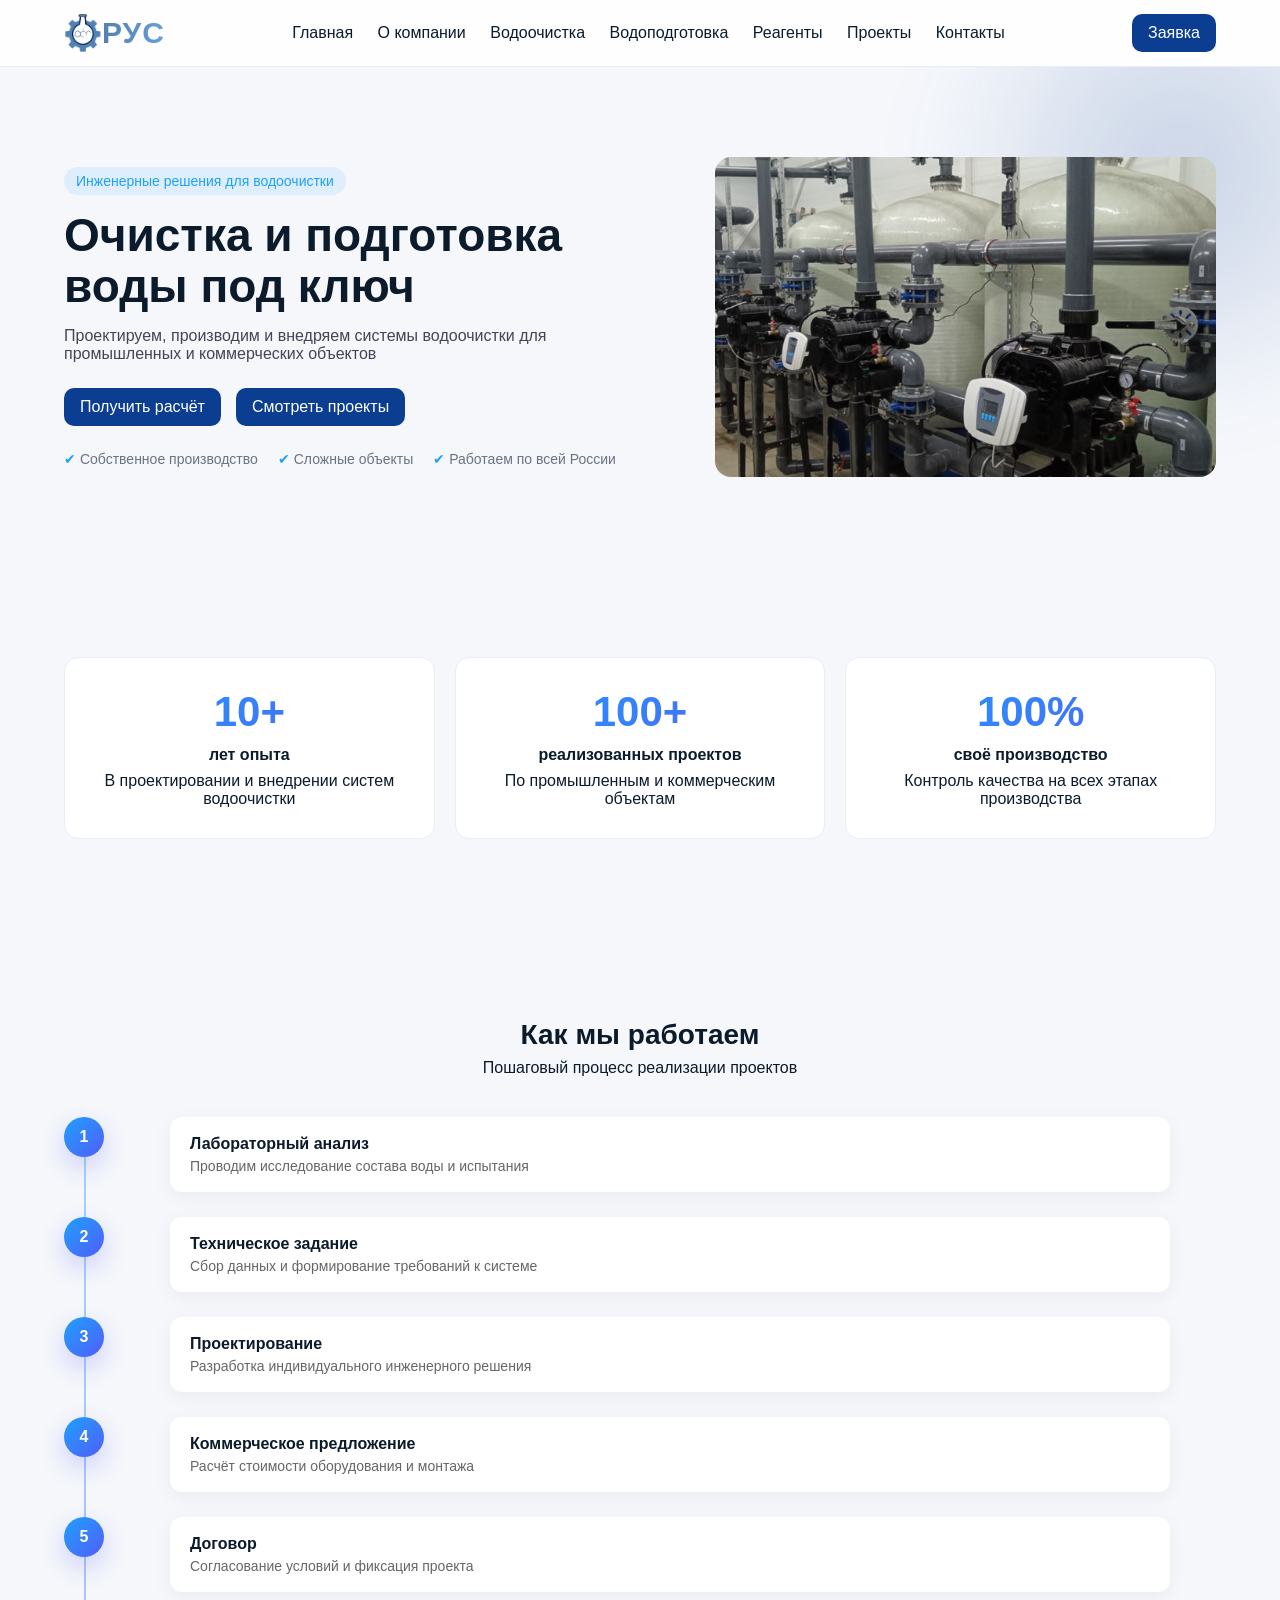
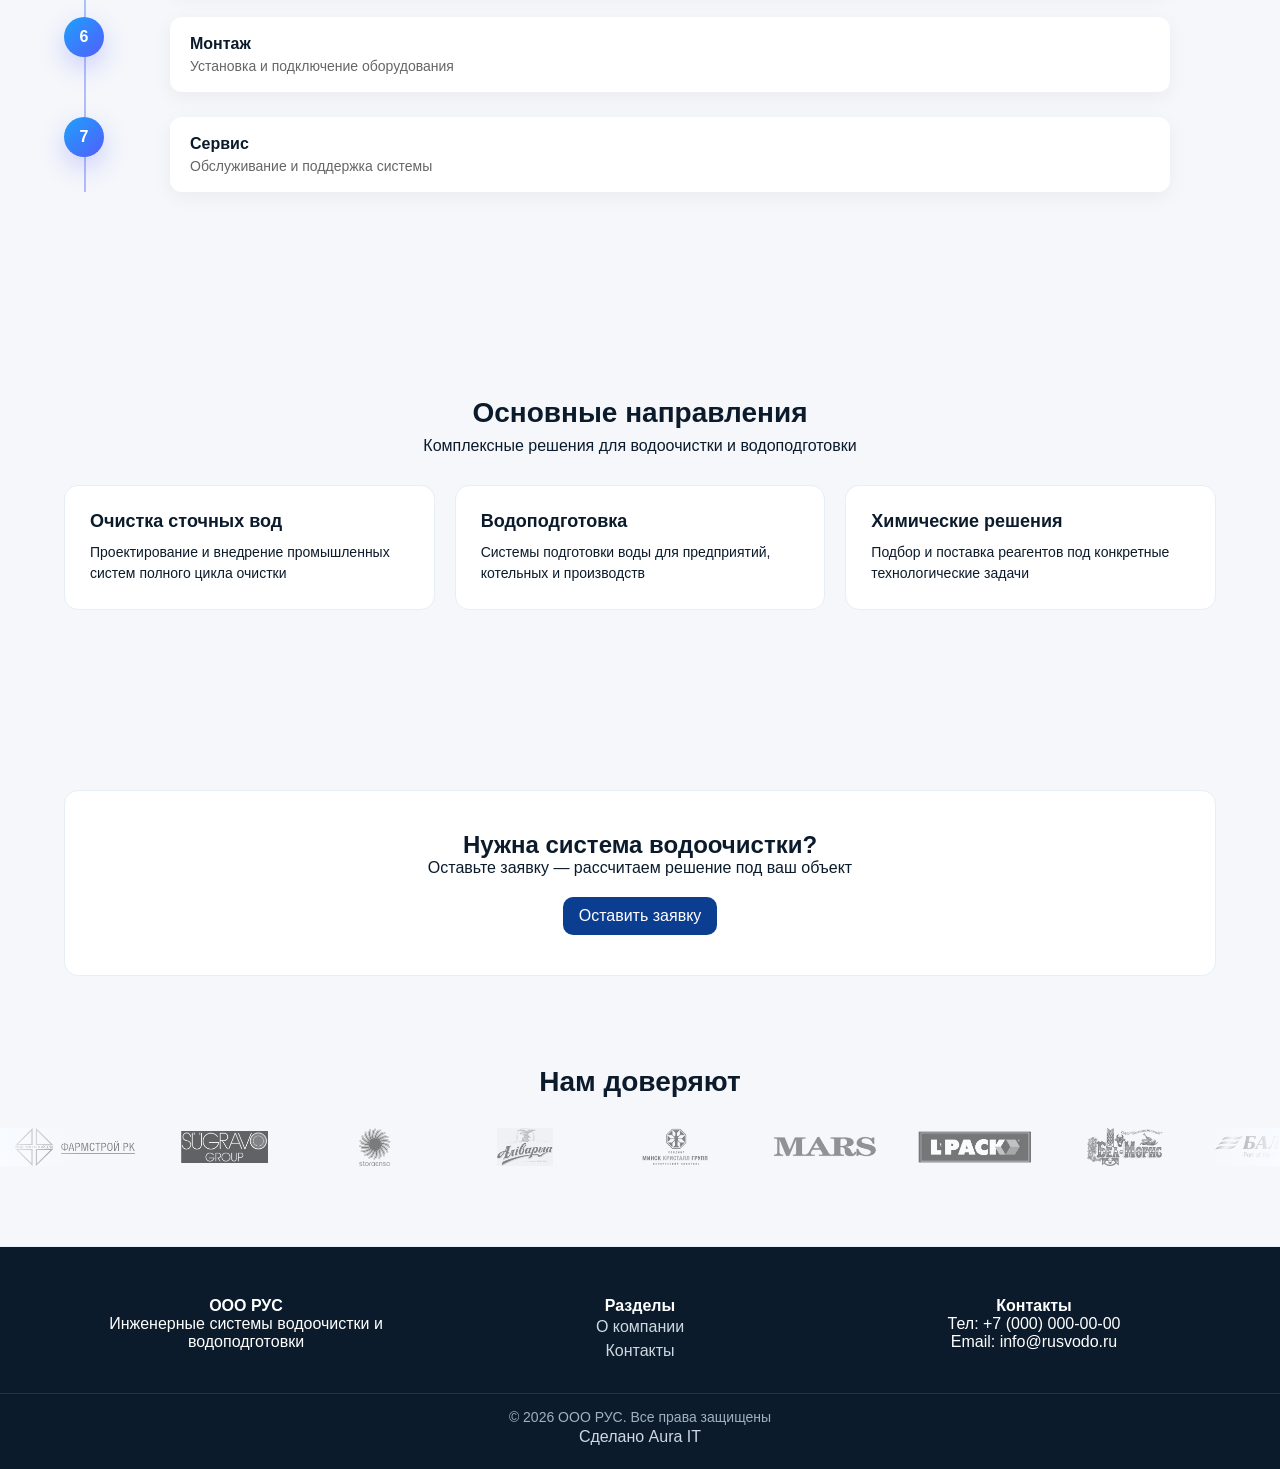
<file: index.html>
<!DOCTYPE html>
<html lang="ru">
<head>
    <meta charset="UTF-8">
    <meta name="viewport" content="width=device-width, initial-scale=1.0">
    <title>РУС — Инженерные системы</title>
    <link rel="stylesheet" href="style.css">
</head>

<body>

    <header class="header">
        <div class="container nav">
            <div class="burger" onclick="toggleMenu()">☰</div>
            <a href="index.html" class="logo-wrap">
                <img src="assets/logo.png" class="logo">
                <span class="logo-text">РУС</span>
            </a>



            <nav id="menu">
                <a href="index.html">Главная</a>
                <a href="about.html">О компании</a>
                <a href="water-purification.html">Водоочистка</a>
                <a href="water-treatment.html">Водоподготовка</a>
                <a href="reagents.html">Реагенты</a>
                <a href="projects.html">Проекты</a>

                <a href="contacts.html">Контакты</a>
            </nav>

            <a href="contact.html" class="btn">Заявка</a>
        </div>
    </header>

    <section class="section hero">
        <div class="container hero-grid">

            <div>

                <!-- мини-бейдж -->
                <div class="badge">Инженерные решения для водоочистки</div>

                <h1>Очистка и подготовка воды под ключ</h1>

                <p class="muted" style="margin-top:15px;">
                    Проектируем, производим и внедряем системы водоочистки для промышленных и коммерческих объектов
                </p>



                <!-- кнопки -->
                <div class="hero-actions">
                    <a href="contact.html" class="btn">Получить расчёт</a>
                    <a href="projects.html" class="btn btn-outline">Смотреть проекты</a>
                </div>

                <!-- преимущества -->
                <div class="hero-features">
                    <span>Собственное производство</span>
                    <span>Сложные объекты</span>
                    <span>Работаем по всей России</span>
                </div>

            </div>

            <!-- правая карточка -->

            <div class="hero-slider">

                <img src="S1/hero1.jpg" class="slide active">
                <img src="S1/hero2.jpg" class="slide">
                <img src="S1/hero3.jpg" class="slide">

            </div>
        </div>
    </section>



    <section class="section">
        <div class="container">

            <div class="grid-3">

                <div class="card trust-card">
                    <div class="trust-number">10+</div>
                    <p class="trust-title">лет опыта</p>
                    <p class="muted">В проектировании и внедрении систем водоочистки</p>
                </div>

                <div class="card trust-card">
                    <div class="trust-number">100+</div>
                    <p class="trust-title">реализованных проектов</p>
                    <p class="muted">По промышленным и коммерческим объектам</p>
                </div>

                <div class="card trust-card">
                    <div class="trust-number">100%</div>
                    <p class="trust-title">своё производство</p>
                    <p class="muted">Контроль качества на всех этапах производства</p>
                </div>

            </div>

        </div>
    </section>

    <section class="section">
        <div class="container">

            <div class="section-title">
                <h2>Как мы работаем</h2>
                <p class="muted">Пошаговый процесс реализации проектов</p>
            </div>

            <div class="timeline">

                <div class="timeline-item">
                    <div class="circle">1</div>
                    <div class="content">
                        <h3>Лабораторный анализ</h3>
                        <p>Проводим исследование состава воды и испытания</p>
                    </div>
                </div>

                <div class="timeline-item">
                    <div class="circle">2</div>
                    <div class="content">
                        <h3>Техническое задание</h3>
                        <p>Сбор данных и формирование требований к системе</p>
                    </div>
                </div>

                <div class="timeline-item">
                    <div class="circle">3</div>
                    <div class="content">
                        <h3>Проектирование</h3>
                        <p>Разработка индивидуального инженерного решения</p>
                    </div>
                </div>

                <div class="timeline-item">
                    <div class="circle">4</div>
                    <div class="content">
                        <h3>Коммерческое предложение</h3>
                        <p>Расчёт стоимости оборудования и монтажа</p>
                    </div>
                </div>

                <div class="timeline-item">
                    <div class="circle">5</div>
                    <div class="content">
                        <h3>Договор</h3>
                        <p>Согласование условий и фиксация проекта</p>
                    </div>
                </div>

                <div class="timeline-item">
                    <div class="circle">6</div>
                    <div class="content">
                        <h3>Монтаж</h3>
                        <p>Установка и подключение оборудования</p>
                    </div>
                </div>

                <div class="timeline-item">
                    <div class="circle">7</div>
                    <div class="content">
                        <h3>Сервис</h3>
                        <p>Обслуживание и поддержка системы</p>
                    </div>
                </div>

            </div>

        </div>
    </section>

    <section class="section">
        <div class="container">

            <div class="section-title">
                <h2>Основные направления</h2>
                <p class="muted">Комплексные решения для водоочистки и водоподготовки</p>
            </div>

            <div class="grid-3">

                <div class="card service-card">
                    <h3>Очистка сточных вод</h3>
                    <p class="muted">
                        Проектирование и внедрение промышленных систем полного цикла очистки
                    </p>
                </div>

                <div class="card service-card">
                    <h3>Водоподготовка</h3>
                    <p class="muted">
                        Системы подготовки воды для предприятий, котельных и производств
                    </p>
                </div>

                <div class="card service-card">
                    <h3>Химические решения</h3>
                    <p class="muted">
                        Подбор и поставка реагентов под конкретные технологические задачи
                    </p>
                </div>

            </div>

        </div>
    </section>


    <section class="section">
        <div class="container">

            <div class="card" style="text-align:center; padding:40px;">
                <h2>Нужна система водоочистки?</h2>
                <p class="muted">Оставьте заявку — рассчитаем решение под ваш объект</p>

                <a href="contact.html" class="btn" style="margin-top:20px;">
                    Оставить заявку
                </a>
            </div>

        </div>
    </section>
    <!-- Доверие -->
    <div class="section-title">
        <h2>Нам доверяют</h2>
    </div>


    <div class="trust-slider">

        <div class="trust-track">

            <!-- 1 круг -->
            <div class="logo-item"><img src="img/clients/client1.png"></div>
            <div class="logo-item"><img src="img/clients/client2.png"></div>
            <div class="logo-item"><img src="img/clients/client3.png"></div>
            <div class="logo-item"><img src="img/clients/client4.png"></div>
            <div class="logo-item"><img src="img/clients/client5.png"></div>
            <div class="logo-item"><img src="img/clients/client6.png"></div>
            <div class="logo-item"><img src="img/clients/client7.png"></div>
            <div class="logo-item"><img src="img/clients/client8.png"></div>
            <div class="logo-item"><img src="img/clients/client9.png"></div>
            <div class="logo-item"><img src="img/clients/client10.png"></div>
            <div class="logo-item"><img src="img/clients/client11.png"></div>
            <div class="logo-item"><img src="img/clients/client12.png"></div>
            <div class="logo-item"><img src="img/clients/client13.png"></div>
            <div class="logo-item"><img src="img/clients/client14.png"></div>
            

            <!-- 1 круг -->
            <div class="logo-item"><img src="img/clients/client1.png"></div>
            <div class="logo-item"><img src="img/clients/client2.png"></div>
            <div class="logo-item"><img src="img/clients/client3.png"></div>
            <div class="logo-item"><img src="img/clients/client4.png"></div>
            <div class="logo-item"><img src="img/clients/client5.png"></div>
            <div class="logo-item"><img src="img/clients/client6.png"></div>
            <div class="logo-item"><img src="img/clients/client7.png"></div>
            <div class="logo-item"><img src="img/clients/client8.png"></div>
            <div class="logo-item"><img src="img/clients/client9.png"></div>
            <div class="logo-item"><img src="img/clients/client10.png"></div>
            <div class="logo-item"><img src="img/clients/client11.png"></div>
            <div class="logo-item"><img src="img/clients/client12.png"></div>
            <div class="logo-item"><img src="img/clients/client13.png"></div>
            <div class="logo-item"><img src="img/clients/client14.png"></div>
           

        </div>

    </div>


    <footer class="footer">
        <div class="container footer-grid">

            <div>
                <h4>ООО РУС</h4>
                <p>Инженерные системы водоочистки и водоподготовки</p>
            </div>

            <div>
                <h4>Разделы</h4>
                <a href="about.html">О компании</a><br>

                <a href="contact.html">Контакты</a>
            </div>

            <div>
                <h4>Контакты</h4>
                <p>Тел: +7 (000) 000-00-00</p>
                <p>Email: info@rusvodo.ru</p>
            </div>

        </div>

        <div class="footer-bottom">
            © 2026 ООО РУС. Все права защищены

        </div>

        <span>
            <a href="https://nehaevbogdan16-svg.github.io/Aura.IT/">Сделано Aura IT</a>
        </span>
    </footer>
    <script>
        const header = document.querySelector('.header');

        window.addEventListener('scroll', () => {
            if (window.scrollY > 40) {
                header.classList.add('scrolled');
            } else {
                header.classList.remove('scrolled');
            }
        });
    </script>
    <script>
        function toggleMenu() {
            document.getElementById('menu').classList.toggle('active');
        }
    </script>
    <script>
        let slides = document.querySelectorAll('.slide');
        let index = 0;

        setInterval(() => {
            slides[index].classList.remove('active');
            index = (index + 1) % slides.length;
            slides[index].classList.add('active');
        }, 4000);
    </script>
</body>
</html>
</file>
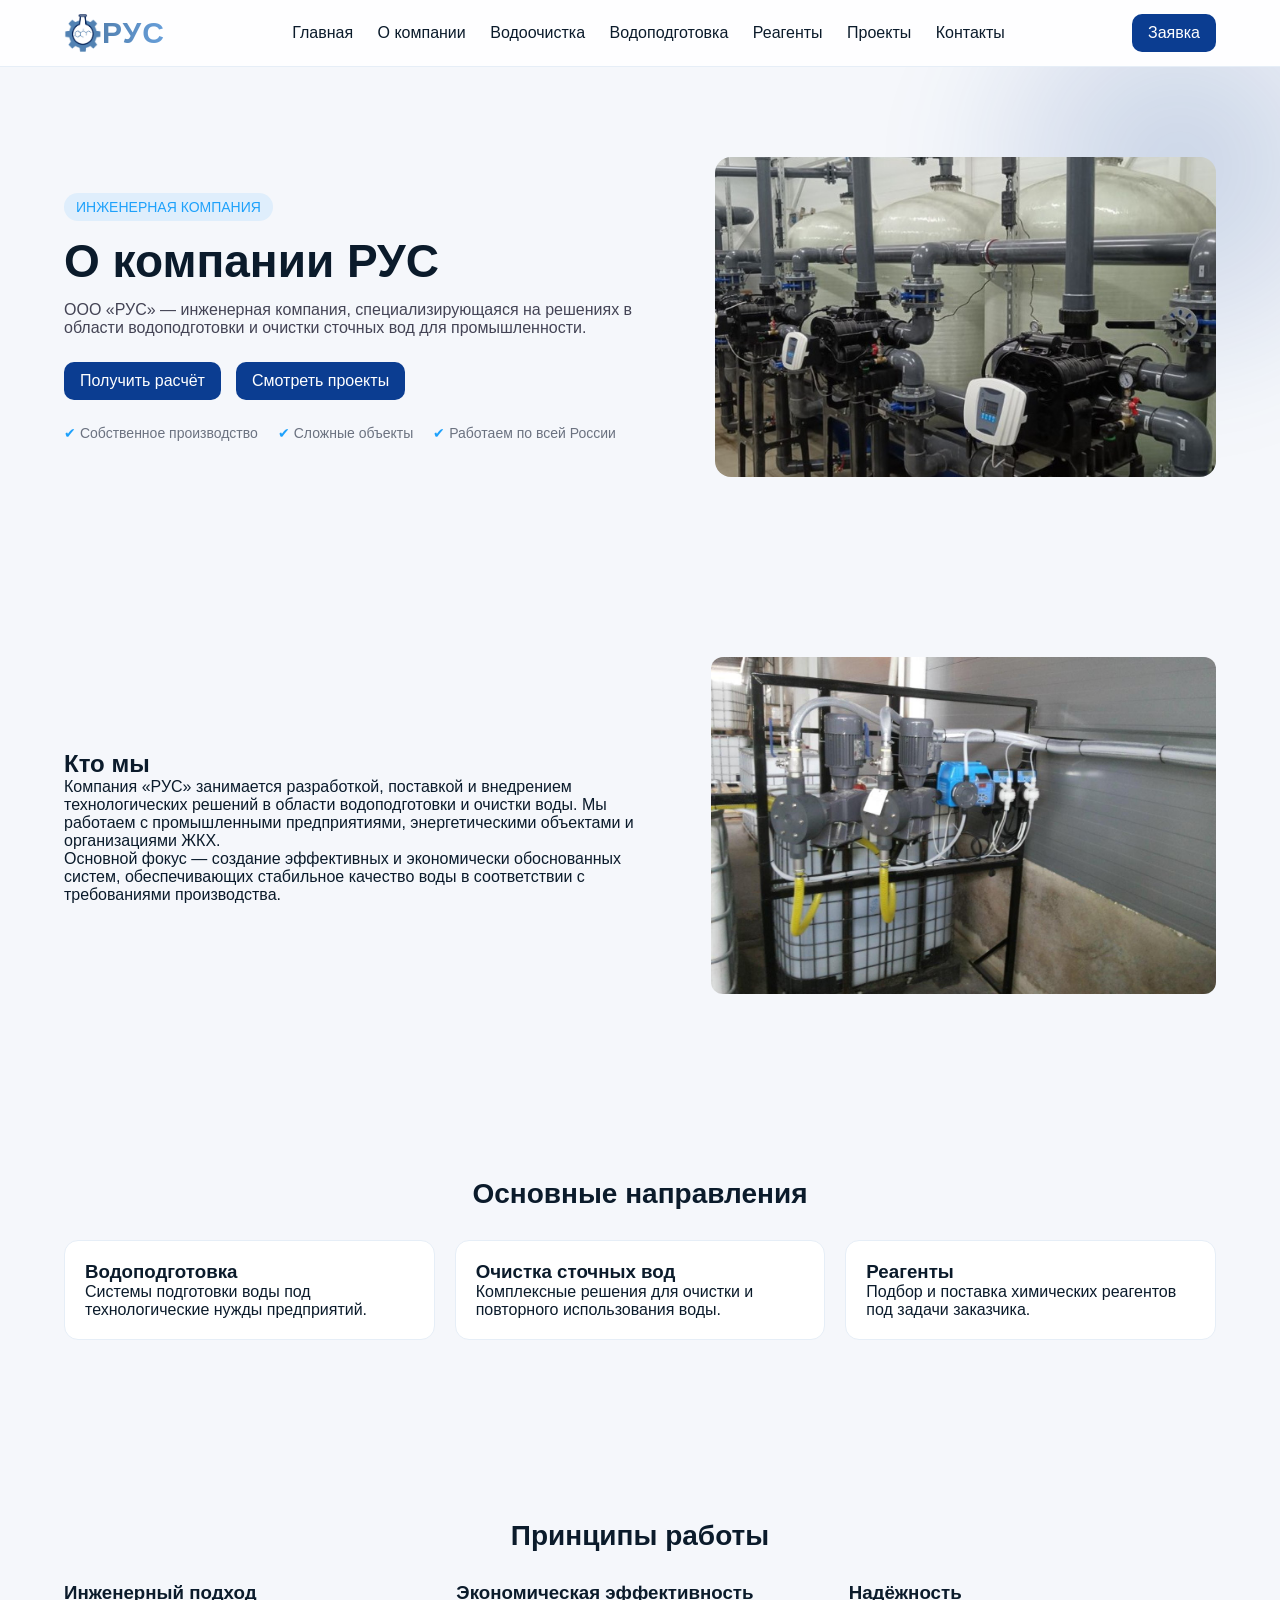
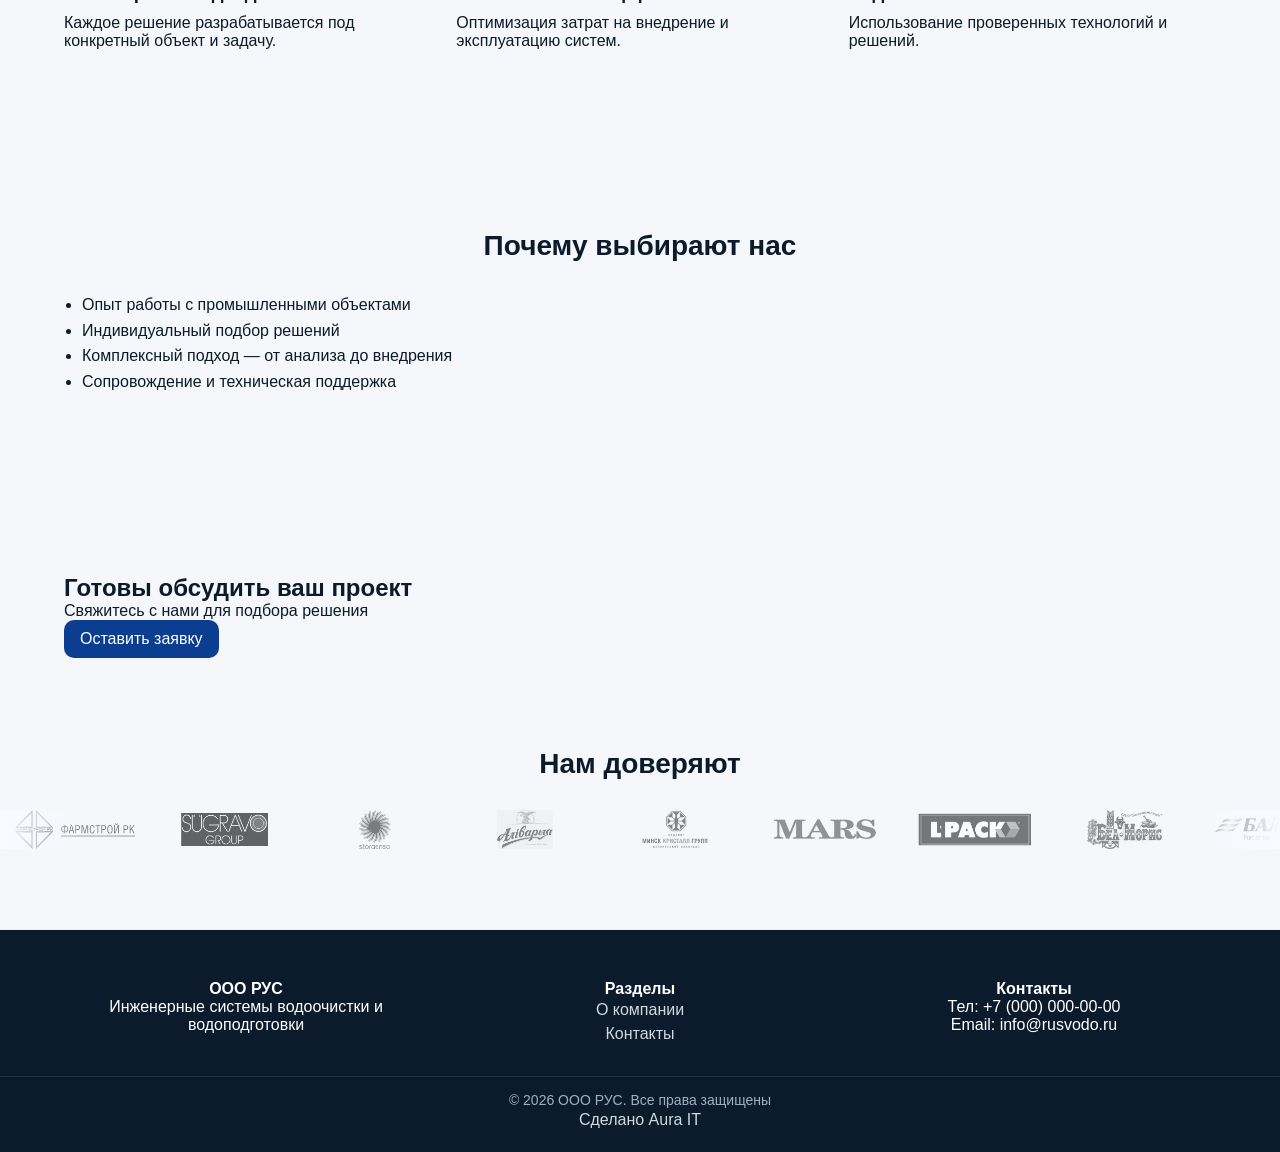
<file: about.html>
<!DOCTYPE html>
<html lang="ru">
<head>
    <meta charset="UTF-8">
    <title>О компании — РУС</title>
    <link rel="stylesheet" href="style.css">
</head>

<body>
    <header class="header">
        <div class="container nav">
            <div class="burger" onclick="toggleMenu()">☰</div>
            <a href="index.html" class="logo-wrap">
                <img src="assets/logo.png" class="logo">
                <span class="logo-text">РУС</span>
            </a>



            <nav id="menu">
                <a href="index.html">Главная</a>
                <a href="about.html">О компании</a>
                <a href="water-purification.html">Водоочистка</a>
                <a href="water-treatment.html">Водоподготовка</a>
                <a href="reagents.html">Реагенты</a>
                <a href="projects.html">Проекты</a>

                <a href="contacts.html">Контакты</a>
            </nav>

            <a href="contact.html" class="btn">Заявка</a>
        </div>
    </header>


    <!-- HERO -->
    <section class="section hero">
        <div class="container hero-grid">

            <div>

                <!-- мини-бейдж -->
                <div class="badge">ИНЖЕНЕРНАЯ КОМПАНИЯ</div>

                <h1>О компании РУС</h1>

                <p class="muted" style="margin-top:15px;">
                    ООО «РУС» — инженерная компания, специализирующаяся на решениях
                    в области водоподготовки и очистки сточных вод для промышленности.
                </p>



                <!-- кнопки -->
                <div class="hero-actions">
                    <a href="contact.html" class="btn">Получить расчёт</a>
                    <a href="projects.html" class="btn btn-outline">Смотреть проекты</a>
                </div>

                <!-- преимущества -->
                <div class="hero-features">
                    <span>Собственное производство</span>
                    <span>Сложные объекты</span>
                    <span>Работаем по всей России</span>
                </div>

            </div>

            <!-- правая карточка -->

            <div class="hero-slider">

                <img src="S1/hero1.jpg" class="slide active">
                <img src="S1/hero2.jpg" class="slide">
                <img src="S1/hero3.jpg" class="slide">

            </div>
        </div>
    </section>




    <!-- О КОМПАНИИ -->
    <section class="section">
        <div class="container about-grid">

            <div>
                <h2>Кто мы</h2>

                <p>
                    Компания «РУС» занимается разработкой, поставкой и внедрением
                    технологических решений в области водоподготовки и очистки воды.
                    Мы работаем с промышленными предприятиями, энергетическими объектами
                    и организациями ЖКХ.
                </p>

                <p>
                    Основной фокус — создание эффективных и экономически обоснованных
                    систем, обеспечивающих стабильное качество воды в соответствии
                    с требованиями производства.
                </p>
            </div>

            <div>
                <img src="img/about.jpg" alt="О компании">
            </div>

        </div>
    </section>

    <!-- НАПРАВЛЕНИЯ -->
    <section class="section alt">
        <div class="container">

            <div class="section-title">
                <h2>Основные направления</h2>
            </div>

            <div class="grid-3">

                <div class="card">
                    <h3>Водоподготовка</h3>
                    <p>Системы подготовки воды под технологические нужды предприятий.</p>
                </div>

                <div class="card">
                    <h3>Очистка сточных вод</h3>
                    <p>Комплексные решения для очистки и повторного использования воды.</p>
                </div>

                <div class="card">
                    <h3>Реагенты</h3>
                    <p>Подбор и поставка химических реагентов под задачи заказчика.</p>
                </div>

            </div>

        </div>
    </section>

    <!-- ПРИНЦИПЫ -->
    <section class="section">
        <div class="container">

            <div class="section-title">
                <h2>Принципы работы</h2>
            </div>

            <div class="principles">

                <div class="principle">
                    <h3>Инженерный подход</h3>
                    <p>Каждое решение разрабатывается под конкретный объект и задачу.</p>
                </div>

                <div class="principle">
                    <h3>Экономическая эффективность</h3>
                    <p>Оптимизация затрат на внедрение и эксплуатацию систем.</p>
                </div>

                <div class="principle">
                    <h3>Надёжность</h3>
                    <p>Использование проверенных технологий и решений.</p>
                </div>

            </div>

        </div>
    </section>

    <!-- ПОЧЕМУ МЫ -->
    <section class="section alt">
        <div class="container">

            <div class="section-title">
                <h2>Почему выбирают нас</h2>
            </div>

            <ul class="why-list">
                <li>Опыт работы с промышленными объектами</li>
                <li>Индивидуальный подбор решений</li>
                <li>Комплексный подход — от анализа до внедрения</li>
                <li>Сопровождение и техническая поддержка</li>
            </ul>

        </div>
    </section>

    <!-- CTA -->
    <section class="section cta">
        <div class="container">

            <h2>Готовы обсудить ваш проект</h2>
            <p class="muted">Свяжитесь с нами для подбора решения</p>

            <a href="contact.html" class="btn">Оставить заявку</a>

        </div>
    </section>

    <!-- Доверие -->
    <div class="section-title">
        <h2>Нам доверяют</h2>
    </div>


    <div class="trust-slider">

        <div class="trust-track">

            <!-- 1 круг -->
            <div class="logo-item"><img src="img/clients/client1.png"></div>
            <div class="logo-item"><img src="img/clients/client2.png"></div>
            <div class="logo-item"><img src="img/clients/client3.png"></div>
            <div class="logo-item"><img src="img/clients/client4.png"></div>
            <div class="logo-item"><img src="img/clients/client5.png"></div>
            <div class="logo-item"><img src="img/clients/client6.png"></div>
            <div class="logo-item"><img src="img/clients/client7.png"></div>
            <div class="logo-item"><img src="img/clients/client8.png"></div>
            <div class="logo-item"><img src="img/clients/client9.png"></div>
            <div class="logo-item"><img src="img/clients/client10.png"></div>
            <div class="logo-item"><img src="img/clients/client11.png"></div>
            <div class="logo-item"><img src="img/clients/client12.png"></div>
            <div class="logo-item"><img src="img/clients/client13.png"></div>

            <!-- 1 круг -->
            <div class="logo-item"><img src="img/clients/client1.png"></div>
            <div class="logo-item"><img src="img/clients/client2.png"></div>
            <div class="logo-item"><img src="img/clients/client3.png"></div>
            <div class="logo-item"><img src="img/clients/client4.png"></div>
            <div class="logo-item"><img src="img/clients/client5.png"></div>
            <div class="logo-item"><img src="img/clients/client6.png"></div>
            <div class="logo-item"><img src="img/clients/client7.png"></div>
            <div class="logo-item"><img src="img/clients/client8.png"></div>
            <div class="logo-item"><img src="img/clients/client9.png"></div>
            <div class="logo-item"><img src="img/clients/client10.png"></div>
            <div class="logo-item"><img src="img/clients/client11.png"></div>
            <div class="logo-item"><img src="img/clients/client12.png"></div>
            <div class="logo-item"><img src="img/clients/client13.png"></div>

        </div>

    </div>

    <script>
        function toggleMenu() {
            document.getElementById('menu').classList.toggle('active');
        }
    </script>

    <footer class="footer">
        <div class="container footer-grid">

            <div>
                <h4>ООО РУС</h4>
                <p>Инженерные системы водоочистки и водоподготовки</p>
            </div>

            <div>
                <h4>Разделы</h4>
                <a href="about.html">О компании</a><br>

                <a href="contact.html">Контакты</a>
            </div>

            <div>
                <h4>Контакты</h4>
                <p>Тел: +7 (000) 000-00-00</p>
                <p>Email: info@rusvodo.ru</p>
            </div>

        </div>

        <div class="footer-bottom">
            © 2026 ООО РУС. Все права защищены

        </div>

        <span>
            <a href="https://nehaevbogdan16-svg.github.io/Aura.IT/">Сделано Aura IT</a>
        </span>
    </footer>
</body>
</html>
</file>
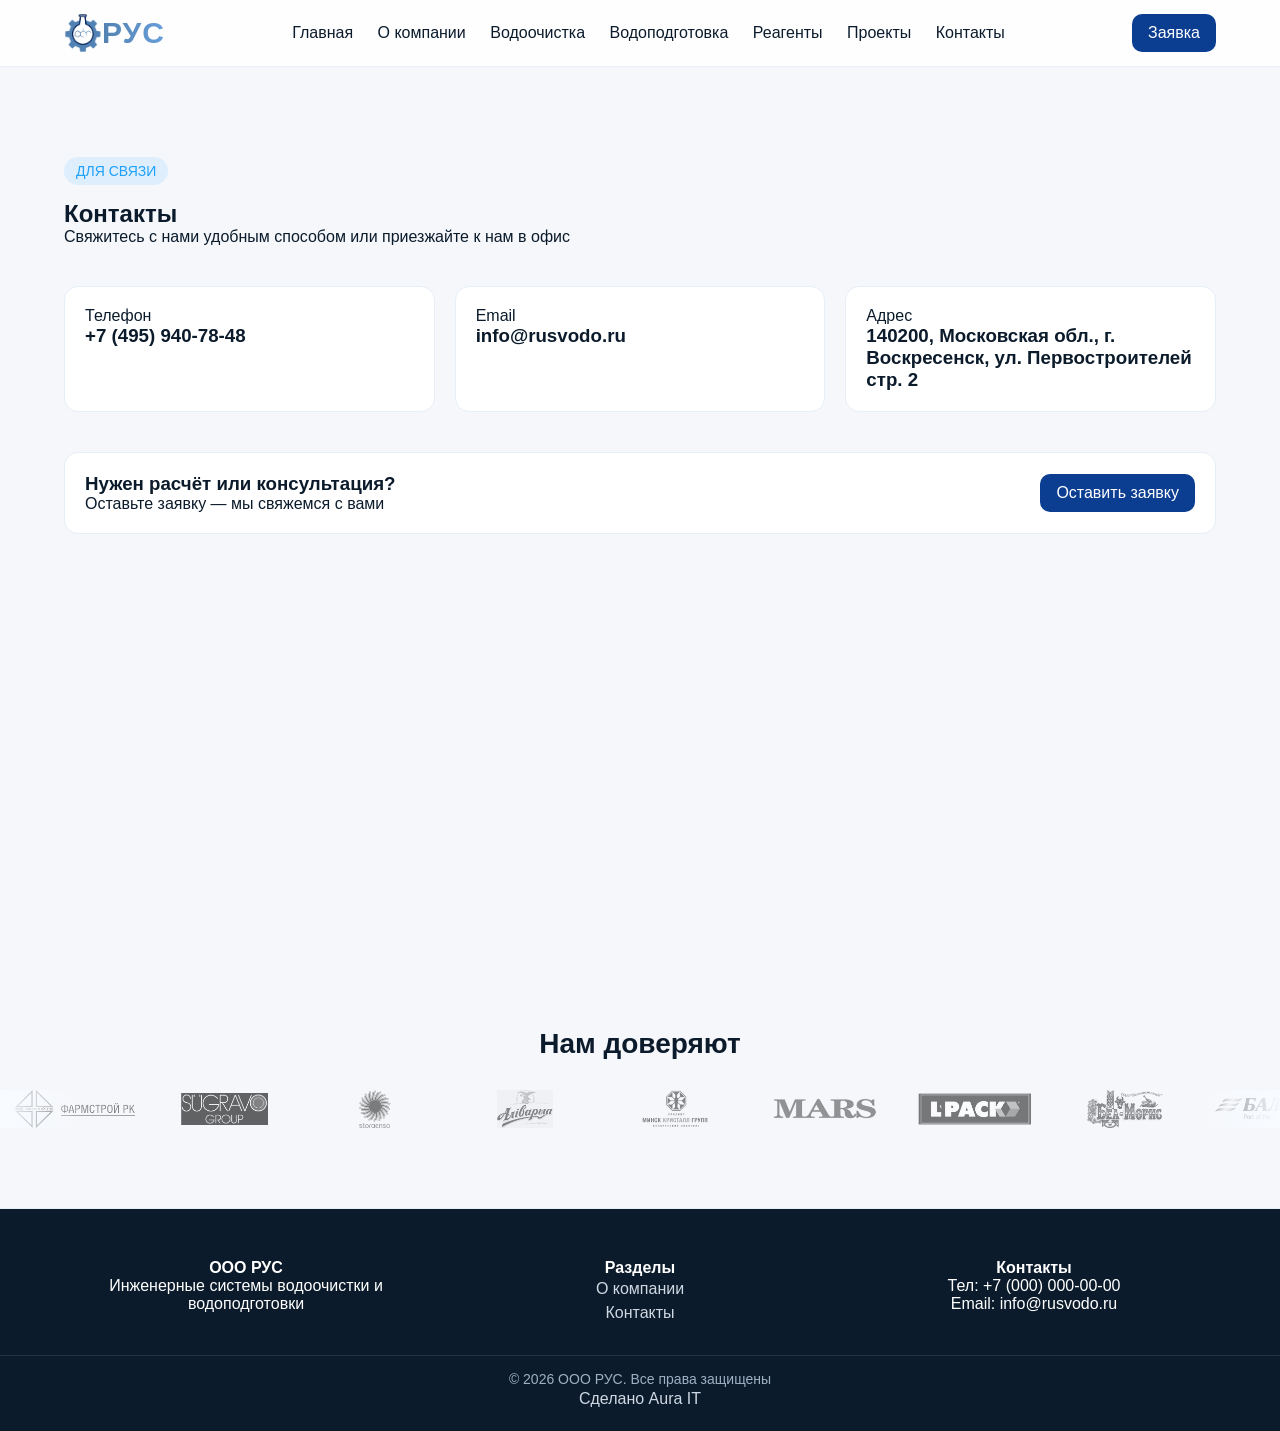
<file: contacts.html>
<!DOCTYPE html>
<html lang="ru">
<head>
    <meta charset="UTF-8">
    <meta name="viewport" content="width=device-width, initial-scale=1.0">
    <title>Контакты — РУС</title>
    <link rel="stylesheet" href="style.css">
</head>
<body>

    <header class="header">
        <div class="container nav">
            <div class="burger" onclick="toggleMenu()">☰</div>
            <a href="index.html" class="logo-wrap">
                <img src="assets/logo.png" class="logo">
                <span class="logo-text">РУС</span>
            </a>



            <nav id="menu">
                <a href="index.html">Главная</a>
                <a href="about.html">О компании</a>
                <a href="water-purification.html">Водоочистка</a>
                <a href="water-treatment.html">Водоподготовка</a>
                <a href="reagents.html">Реагенты</a>
                <a href="projects.html">Проекты</a>

                <a href="contacts.html">Контакты</a>
            </nav>

            <a href="contact.html" class="btn">Заявка</a>
        </div>
    </header>

    <section class="section">
        <div class="container">

            <!-- Заголовок -->
            <div style="max-width:600px;">
                <div class="badge">ДЛЯ СВЯЗИ</div>
                
                <h1>Контакты</h1>
                <p class="muted">Свяжитесь с нами удобным способом или приезжайте к нам в офис</p>
            </div>

            <!-- Контакты -->
            <div class="grid-3" style="margin-top:40px;">

                <div class="card">
                    <p class="muted">Телефон</p>
                    <h3>+7 (495) 940-78-48</h3>
                </div>

                <div class="card">
                    <p class="muted">Email</p>
                    <h3>info@rusvodo.ru</h3>
                </div>

                <div class="card">
                    <p class="muted">Адрес</p>
                    <h3>140200, Московская обл., г. Воскресенск, ул. Первостроителей стр. 2</h3>
                </div>

            </div>

            <!-- CTA -->
            <div class="card" style="margin-top:40px; display:flex; justify-content:space-between; align-items:center; flex-wrap:wrap; gap:20px;">
                <div>
                    <h3>Нужен расчёт или консультация?</h3>
                    <p class="muted">Оставьте заявку — мы свяжемся с вами</p>
                </div>

                <a href="contact.html" class="btn">Оставить заявку</a>
            </div>

            <!-- Карта -->
            <div class="map">
                <iframe src="https://yandex.ru/map-widget/v1/?ll=37.6173%2C55.7558&z=10&l=map"
                        width="100%"
                        height="400"
                        frameborder="0"
                        style="border-radius:12px;">
                </iframe>
            </div>

        </div>
    </section>

    <!-- Доверие -->
    <div class="section-title">
        <h2>Нам доверяют</h2>
    </div>


    <div class="trust-slider">

        <div class="trust-track">

            <!-- 1 круг -->
            <div class="logo-item"><img src="img/clients/client1.png"></div>
            <div class="logo-item"><img src="img/clients/client2.png"></div>
            <div class="logo-item"><img src="img/clients/client3.png"></div>
            <div class="logo-item"><img src="img/clients/client4.png"></div>
            <div class="logo-item"><img src="img/clients/client5.png"></div>
            <div class="logo-item"><img src="img/clients/client6.png"></div>
            <div class="logo-item"><img src="img/clients/client7.png"></div>
            <div class="logo-item"><img src="img/clients/client8.png"></div>
            <div class="logo-item"><img src="img/clients/client9.png"></div>
            <div class="logo-item"><img src="img/clients/client10.png"></div>
            <div class="logo-item"><img src="img/clients/client11.png"></div>
            <div class="logo-item"><img src="img/clients/client12.png"></div>
            <div class="logo-item"><img src="img/clients/client13.png"></div>

            <!-- 2 круг -->
            <div class="logo-item"><img src="img/clients/client1.png"></div>
            <div class="logo-item"><img src="img/clients/client2.png"></div>
            <div class="logo-item"><img src="img/clients/client3.png"></div>
            <div class="logo-item"><img src="img/clients/client4.png"></div>
            <div class="logo-item"><img src="img/clients/client5.png"></div>
            <div class="logo-item"><img src="img/clients/client6.png"></div>
            <div class="logo-item"><img src="img/clients/client7.png"></div>
            <div class="logo-item"><img src="img/clients/client8.png"></div>
            <div class="logo-item"><img src="img/clients/client9.png"></div>
            <div class="logo-item"><img src="img/clients/client10.png"></div>
            <div class="logo-item"><img src="img/clients/client11.png"></div>
            <div class="logo-item"><img src="img/clients/client12.png"></div>
            <div class="logo-item"><img src="img/clients/client13.png"></div>

        </div>

    </div>

    <footer class="footer">
        <div class="container footer-grid">

            <div>
                <h4>ООО РУС</h4>
                <p>Инженерные системы водоочистки и водоподготовки</p>
            </div>

            <div>
                <h4>Разделы</h4>
                <a href="about.html">О компании</a><br>

                <a href="contact.html">Контакты</a>
            </div>

            <div>
                <h4>Контакты</h4>
                <p>Тел: +7 (000) 000-00-00</p>
                <p>Email: info@rusvodo.ru</p>
            </div>

        </div>

        <div class="footer-bottom">
            © 2026 ООО РУС. Все права защищены

        </div>

        <span>
            <a href="https://nehaevbogdan16-svg.github.io/Aura.IT/">Сделано Aura IT</a>
        </span>
    </footer>

    <script>
        function toggleMenu() {
            document.getElementById('menu').classList.toggle('active');
        }
    </script>

</body>
</html>
</file>
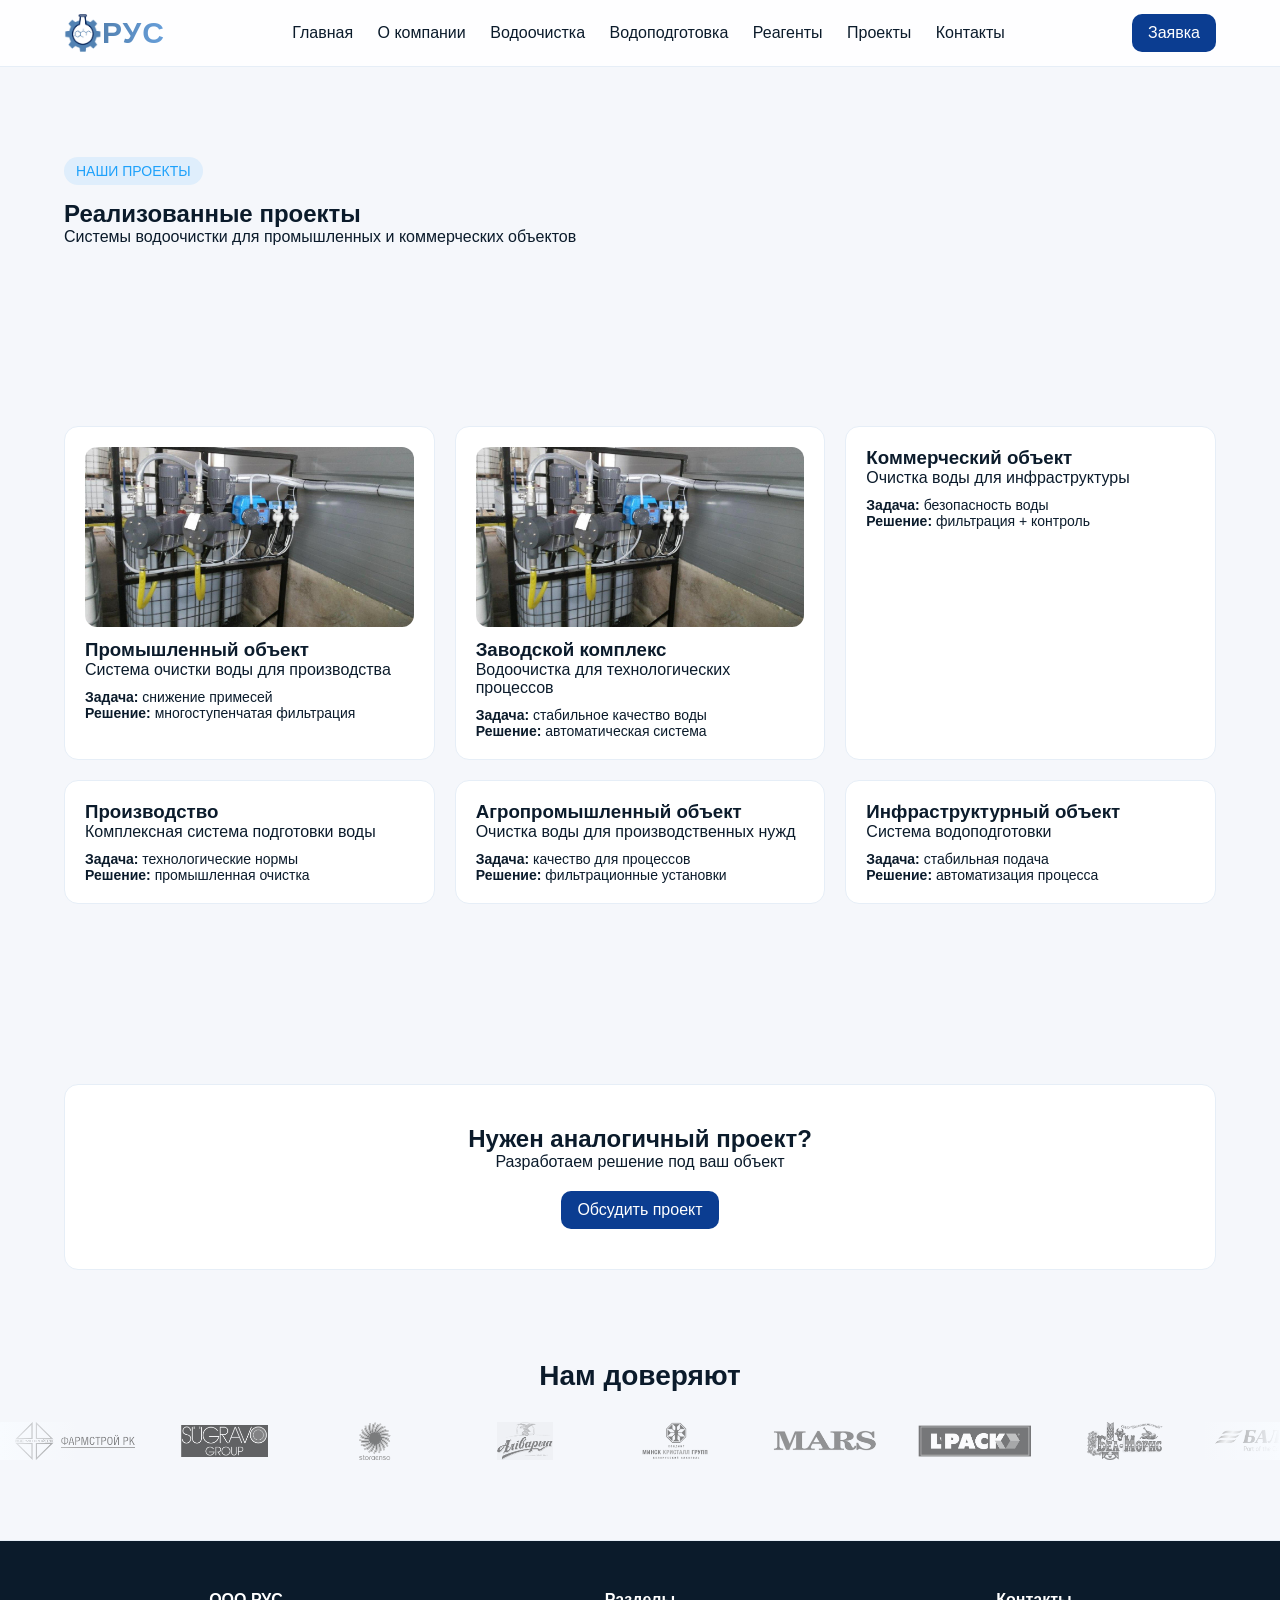
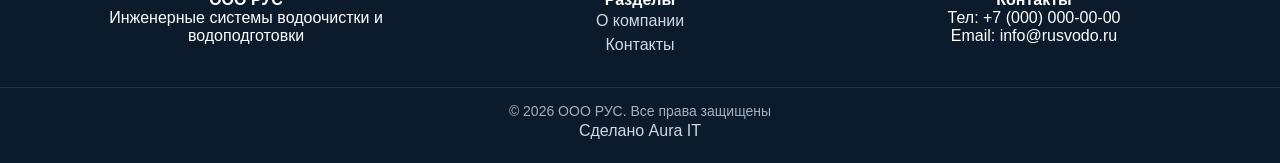
<file: projects.html>
<!DOCTYPE html>
<html lang="ru">
<head>
    <meta charset="UTF-8">
    <meta name="viewport" content="width=device-width, initial-scale=1.0">
    <title>Проекты — РУС</title>
    <link rel="stylesheet" href="style.css">
</head>
<body>

    <header class="header">
        <div class="container nav">
            <div class="burger" onclick="toggleMenu()">☰</div>
            <a href="index.html" class="logo-wrap">
                <img src="assets/logo.png" class="logo">
                <span class="logo-text">РУС</span>
            </a>



            <nav id="menu">
                <a href="index.html">Главная</a>
                <a href="about.html">О компании</a>
                <a href="water-purification.html">Водоочистка</a>
                <a href="water-treatment.html">Водоподготовка</a>
                <a href="reagents.html">Реагенты</a>
                <a href="projects.html">Проекты</a>

                <a href="contacts.html">Контакты</a>
            </nav>

            <a href="contact.html" class="btn">Заявка</a>
        </div>
    </header>

    <!-- HERO -->
    <section class="section">
        <div class="container">

            <div style="max-width:600px;">
                <div class="badge">НАШИ ПРОЕКТЫ</div>
                <h1>Реализованные проекты</h1>
                <p class="muted">Системы водоочистки для промышленных и коммерческих объектов</p>
            </div>

        </div>
    </section>

    <!-- ПРОЕКТЫ -->
    <section class="section">
        <div class="container">

            <div class="grid-3">

                <div class="card">

                    <div class="project-slider">
                        <img src="assets/projects/1.jpg" class="slide active" onclick="openLightbox(this.src)">
                        <img src="assets/projects/1.1.jpg" class="slide" onclick="openLightbox(this.src)">
                        <img src="assets/projects/1.2.jpg" class="slide" onclick="openLightbox(this.src)">
                    </div>

                    <h3>Промышленный объект</h3>
                    <p class="muted">Система очистки воды для производства</p>

                    <div style="margin-top:10px; font-size:14px;">
                        <p><b>Задача:</b> снижение примесей</p>
                        <p><b>Решение:</b> многоступенчатая фильтрация</p>
                    </div>

                </div>

                <div class="card">
                    <div class="project-slider">
                        <img src="assets/projects/1.jpg" class="slide active" onclick="openLightbox(this.src)">
                        <img src="assets/projects/1.1.jpg" class="slide" onclick="openLightbox(this.src)">
                        <img src="assets/projects/1.2.jpg" class="slide" onclick="openLightbox(this.src)">
                    </div>
                    <h3>Заводской комплекс</h3>
                    <p class="muted">Водоочистка для технологических процессов</p>

                    <div style="margin-top:10px; font-size:14px;">
                        <p><b>Задача:</b> стабильное качество воды</p>
                        <p><b>Решение:</b> автоматическая система</p>
                    </div>
                </div>

                <div class="card">
                    <h3>Коммерческий объект</h3>
                    <p class="muted">Очистка воды для инфраструктуры</p>

                    <div style="margin-top:10px; font-size:14px;">
                        <p><b>Задача:</b> безопасность воды</p>
                        <p><b>Решение:</b> фильтрация + контроль</p>
                    </div>
                </div>

                <div class="card">
                    <h3>Производство</h3>
                    <p class="muted">Комплексная система подготовки воды</p>

                    <div style="margin-top:10px; font-size:14px;">
                        <p><b>Задача:</b> технологические нормы</p>
                        <p><b>Решение:</b> промышленная очистка</p>
                    </div>
                </div>

                <div class="card">
                    <h3>Агропромышленный объект</h3>
                    <p class="muted">Очистка воды для производственных нужд</p>

                    <div style="margin-top:10px; font-size:14px;">
                        <p><b>Задача:</b> качество для процессов</p>
                        <p><b>Решение:</b> фильтрационные установки</p>
                    </div>
                </div>

                <div class="card">
                    <h3>Инфраструктурный объект</h3>
                    <p class="muted">Система водоподготовки</p>

                    <div style="margin-top:10px; font-size:14px;">
                        <p><b>Задача:</b> стабильная подача</p>
                        <p><b>Решение:</b> автоматизация процесса</p>
                    </div>
                </div>

            </div>

        </div>
    </section>

    <!-- CTA -->
    <section class="section">
        <div class="container">

            <div class="card" style="text-align:center; padding:40px;">
                <h2>Нужен аналогичный проект?</h2>
                <p class="muted">Разработаем решение под ваш объект</p>

                <a href="contact.html" class="btn" style="margin-top:20px;">
                    Обсудить проект
                </a>
            </div>

        </div>
    </section>

    <!-- Доверие -->
    <div class="section-title">
        <h2>Нам доверяют</h2>
    </div>


    <div class="trust-slider">

        <div class="trust-track">

            <!-- 1 круг -->
            <div class="logo-item"><img src="img/clients/client1.png"></div>
            <div class="logo-item"><img src="img/clients/client2.png"></div>
            <div class="logo-item"><img src="img/clients/client3.png"></div>
            <div class="logo-item"><img src="img/clients/client4.png"></div>
            <div class="logo-item"><img src="img/clients/client5.png"></div>
            <div class="logo-item"><img src="img/clients/client6.png"></div>
            <div class="logo-item"><img src="img/clients/client7.png"></div>
            <div class="logo-item"><img src="img/clients/client8.png"></div>
            <div class="logo-item"><img src="img/clients/client9.png"></div>
            <div class="logo-item"><img src="img/clients/client10.png"></div>
            <div class="logo-item"><img src="img/clients/client11.png"></div>
            <div class="logo-item"><img src="img/clients/client12.png"></div>
            <div class="logo-item"><img src="img/clients/client13.png"></div>

            <!-- 1 круг -->
            <div class="logo-item"><img src="img/clients/client1.png"></div>
            <div class="logo-item"><img src="img/clients/client2.png"></div>
            <div class="logo-item"><img src="img/clients/client3.png"></div>
            <div class="logo-item"><img src="img/clients/client4.png"></div>
            <div class="logo-item"><img src="img/clients/client5.png"></div>
            <div class="logo-item"><img src="img/clients/client6.png"></div>
            <div class="logo-item"><img src="img/clients/client7.png"></div>
            <div class="logo-item"><img src="img/clients/client8.png"></div>
            <div class="logo-item"><img src="img/clients/client9.png"></div>
            <div class="logo-item"><img src="img/clients/client10.png"></div>
            <div class="logo-item"><img src="img/clients/client11.png"></div>
            <div class="logo-item"><img src="img/clients/client12.png"></div>
            <div class="logo-item"><img src="img/clients/client13.png"></div>

        </div>

    </div>

    <footer class="footer">
        <div class="container footer-grid">

            <div>
                <h4>ООО РУС</h4>
                <p>Инженерные системы водоочистки и водоподготовки</p>
            </div>

            <div>
                <h4>Разделы</h4>
                <a href="about.html">О компании</a><br>

                <a href="contact.html">Контакты</a>
            </div>

            <div>
                <h4>Контакты</h4>
                <p>Тел: +7 (000) 000-00-00</p>
                <p>Email: info@rusvodo.ru</p>
            </div>

        </div>

        <div class="footer-bottom">
            © 2026 ООО РУС. Все права защищены

        </div>

        <span>
            <a href="https://nehaevbogdan16-svg.github.io/Aura.IT/">Сделано Aura IT</a>
        </span>
    </footer>

    <script>
        function toggleMenu() {
            document.getElementById('menu').classList.toggle('active');
        }
    </script>
    <script>
        document.querySelectorAll('.project-slider').forEach(slider => {
            let slides = slider.querySelectorAll('.slide');
            let index = 0;

            setInterval(() => {
                slides[index].classList.remove('active');
                index = (index + 1) % slides.length;
                slides[index].classList.add('active');
            }, 3000);
        });
    </script>
    <div id="lightbox" class="lightbox">

        <span class="lightbox-close" onclick="closeLightbox()">×</span>

        <span class="lightbox-nav left" onclick="prevImage()">&#10094;</span>
        <span class="lightbox-nav right" onclick="nextImage()">&#10095;</span>

        <div class="lightbox-counter" id="lightbox-counter">1 / 1</div>

        <img id="lightbox-img">

    </div>
    <script>

        let images = [];
        let currentIndex = 0;

        function openLightbox(src) {
            images = Array.from(document.querySelectorAll('.project-slider .slide'))
                .map(img => img.src);

            currentIndex = images.indexOf(src);

            document.getElementById('lightbox').style.display = 'flex';
            document.getElementById('lightbox-img').src = src;

            updateCounter();

            document.addEventListener('keydown', handleKeys);
        }

        function closeLightbox() {
            document.getElementById('lightbox').style.display = 'none';
            document.removeEventListener('keydown', handleKeys);
        }

        function showImage(index) {
            if (index < 0) index = images.length - 1;
            if (index >= images.length) index = 0;

            currentIndex = index;

            const img = document.getElementById('lightbox-img');

            img.style.opacity = 0;

            setTimeout(() => {
                img.src = images[currentIndex];
                img.style.opacity = 1;
                updateCounter();
            }, 120);
        }

        function nextImage() {
            showImage(currentIndex + 1);
        }

        function prevImage() {
            showImage(currentIndex - 1);
        }

        function updateCounter() {
            document.getElementById('lightbox-counter').innerText =
                (currentIndex + 1) + " / " + images.length;
        }

        /* клавиши */
        function handleKeys(e) {
            if (e.key === "Escape") closeLightbox();
            if (e.key === "ArrowRight") nextImage();
            if (e.key === "ArrowLeft") prevImage();
        }

        /* свайп */
        let touchStartX = 0;

        document.addEventListener("touchstart", e => {
            touchStartX = e.touches[0].clientX;
        });

        document.addEventListener("touchend", e => {
            let diff = e.changedTouches[0].clientX - touchStartX;

            if (Math.abs(diff) > 50) {
                if (diff > 0) prevImage();
                else nextImage();
            }
        });

    </script>
</body>
</html>
</file>
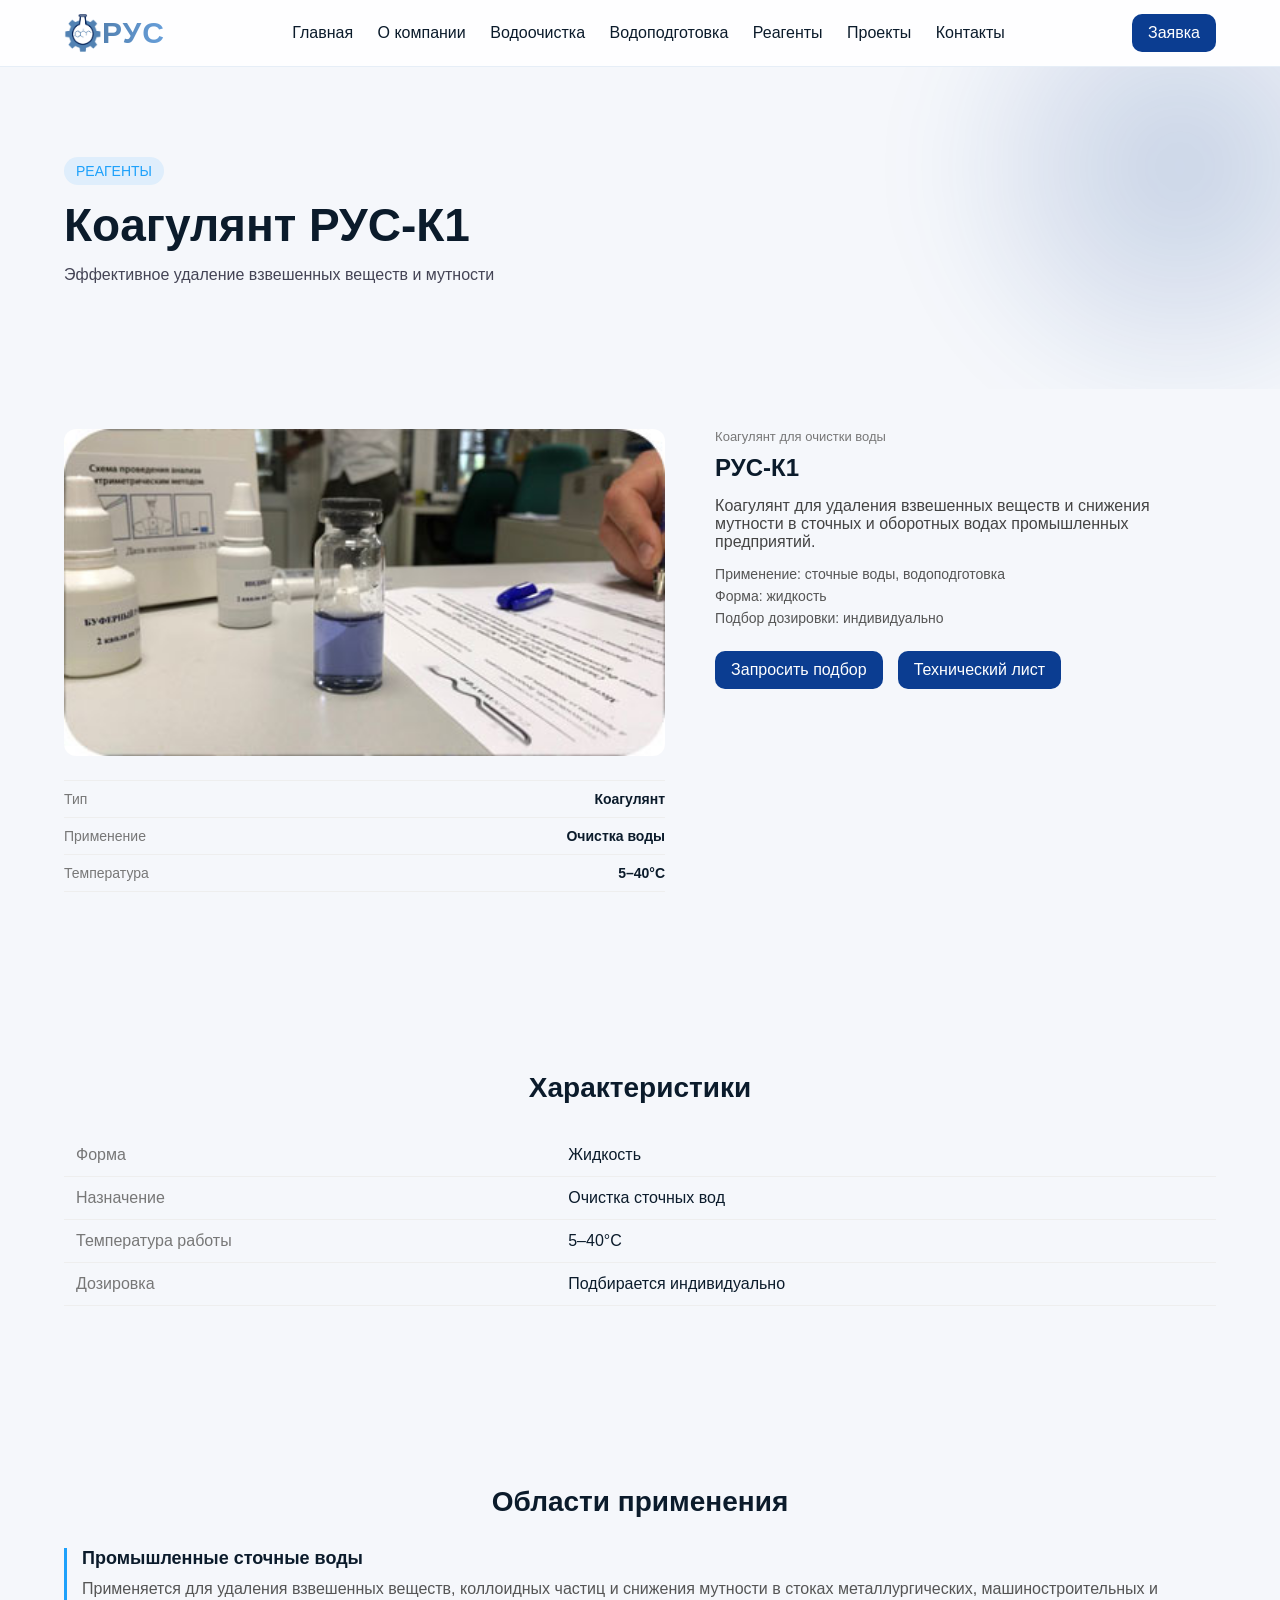
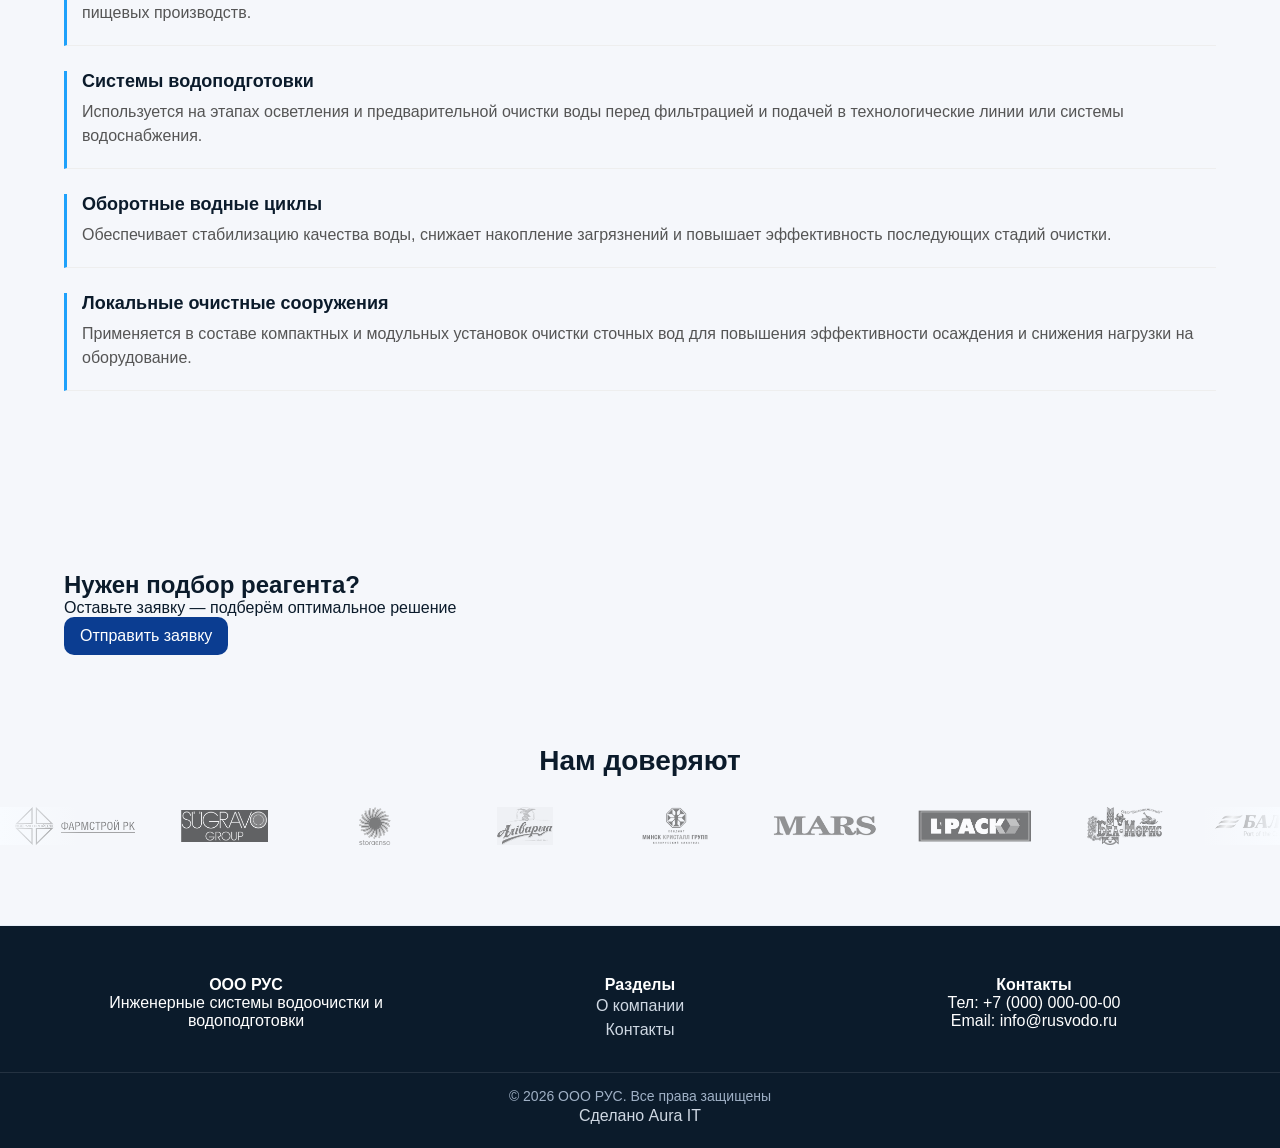
<file: reagent-koagulant.html>
<!DOCTYPE html>
<html lang="ru">
<head>
  <meta charset="UTF-8">
  <title>Коагулянт РУС-К1 | РУС</title>
  <meta name="viewport" content="width=device-width, initial-scale=1.0">

  <link rel="stylesheet" href="style.css">
</head>
<body>

    <!-- HEADER -->
    <header class="header">
        <div class="container nav">
            <div class="burger" onclick="toggleMenu()">☰</div>
            <a href="index.html" class="logo-wrap">
                <img src="assets/logo.png" class="logo">
                <span class="logo-text">РУС</span>
            </a>



            <nav id="menu">
                <a href="index.html">Главная</a>
                <a href="about.html">О компании</a>
                <a href="water-purification.html">Водоочистка</a>
                <a href="water-treatment.html">Водоподготовка</a>
                <a href="reagents.html">Реагенты</a>
                <a href="projects.html">Проекты</a>

                <a href="contacts.html">Контакты</a>
            </nav>

            <a href="contact.html" class="btn">Заявка</a>
        </div>
    </header>

    <!-- HERO -->
    

    <section class="hero">
        <div class="container">
            <div class="badge">РЕАГЕНТЫ</div>
            <h1>Коагулянт РУС-К1</h1>
            <p>Эффективное удаление взвешенных веществ и мутности</p>
        </div>
       

       
    </section>

    <!-- ОСНОВНОЙ БЛОК -->
    <section class="section product-hero">

        <div class="container product-layout">
            <!-- ПРАВАЯ ЧАСТЬ -->
            <div class="product-side">

                <div class="product-image">
                    <img src="img/reagents/koagulant.jpg" alt="РУС-К1">
                </div>

                <div class="product-short-specs">
                    <div>
                        <span>Тип</span>
                        <strong>Коагулянт</strong>
                    </div>
                    <div>
                        <span>Применение</span>
                        <strong>Очистка воды</strong>
                    </div>
                    <div>
                        <span>Температура</span>
                        <strong>5–40°C</strong>
                    </div>
                </div>

            </div>
            <!-- ЛЕВАЯ ЧАСТЬ -->
            <div class="product-main">

                <div class="product-meta">
                    Коагулянт для очистки воды
                </div>

                <h1>РУС-К1</h1>

                <p class="product-desc">
                    Коагулянт для удаления взвешенных веществ и снижения мутности
                    в сточных и оборотных водах промышленных предприятий.
                </p>

                <div class="product-points">
                    <div>Применение: сточные воды, водоподготовка</div>
                    <div>Форма: жидкость</div>
                    <div>Подбор дозировки: индивидуально</div>
                </div>

                <div class="product-actions">
                    <a href="contact.html?product=РУС-К1" class="btn">Запросить подбор</a>
                    <a href="docs/reagent.pdf" class="btn outline" download>Технический лист</a>
                </div>

            </div>



        </div>

    </section>

    <!-- ХАРАКТЕРИСТИКИ -->
    <section class="section alt">
        <div class="container">

            <div class="section-title">
                <h2>Характеристики</h2>
            </div>

            <table class="spec-table">

                <tr>
                    <td>Форма</td>
                    <td>Жидкость</td>
                </tr>

                <tr>
                    <td>Назначение</td>
                    <td>Очистка сточных вод</td>
                </tr>

                <tr>
                    <td>Температура работы</td>
                    <td>5–40°C</td>
                </tr>

                <tr>
                    <td>Дозировка</td>
                    <td>Подбирается индивидуально</td>
                </tr>

            </table>

        </div>
    </section>

    <!-- ПРИМЕНЕНИЕ -->
    <section class="section">

        <div class="container">

            <div class="section-title">
                <h2>Области применения</h2>
            </div>

            <div class="usage-list">

                <div class="usage-item">
                    <h3>Промышленные сточные воды</h3>
                    <p>
                        Применяется для удаления взвешенных веществ, коллоидных частиц и снижения мутности
                        в стоках металлургических, машиностроительных и пищевых производств.
                    </p>
                </div>

                <div class="usage-item">
                    <h3>Системы водоподготовки</h3>
                    <p>
                        Используется на этапах осветления и предварительной очистки воды перед фильтрацией
                        и подачей в технологические линии или системы водоснабжения.
                    </p>
                </div>

                <div class="usage-item">
                    <h3>Оборотные водные циклы</h3>
                    <p>
                        Обеспечивает стабилизацию качества воды, снижает накопление загрязнений
                        и повышает эффективность последующих стадий очистки.
                    </p>
                </div>

                <div class="usage-item">
                    <h3>Локальные очистные сооружения</h3>
                    <p>
                        Применяется в составе компактных и модульных установок очистки сточных вод
                        для повышения эффективности осаждения и снижения нагрузки на оборудование.
                    </p>
                </div>

            </div>

        </div>

    </section>
    <!-- CTA -->
    <section class="section cta">
        <div class="container">

            <h2>Нужен подбор реагента?</h2>
            <p class="muted">Оставьте заявку — подберём оптимальное решение</p>

            <a href="contact.html" class="btn">Отправить заявку</a>

        </div>
    </section>

    <!-- Доверие -->
    <div class="section-title">
        <h2>Нам доверяют</h2>
    </div>


    <div class="trust-slider">

        <div class="trust-track">

            <!-- 1 круг -->
            <div class="logo-item"><img src="img/clients/client1.png"></div>
            <div class="logo-item"><img src="img/clients/client2.png"></div>
            <div class="logo-item"><img src="img/clients/client3.png"></div>
            <div class="logo-item"><img src="img/clients/client4.png"></div>
            <div class="logo-item"><img src="img/clients/client5.png"></div>
            <div class="logo-item"><img src="img/clients/client6.png"></div>
            <div class="logo-item"><img src="img/clients/client7.png"></div>
            <div class="logo-item"><img src="img/clients/client8.png"></div>
            <div class="logo-item"><img src="img/clients/client9.png"></div>
            <div class="logo-item"><img src="img/clients/client10.png"></div>
            <div class="logo-item"><img src="img/clients/client11.png"></div>
            <div class="logo-item"><img src="img/clients/client12.png"></div>
            <div class="logo-item"><img src="img/clients/client13.png"></div>

            <!-- 1 круг -->
            <div class="logo-item"><img src="img/clients/client1.png"></div>
            <div class="logo-item"><img src="img/clients/client2.png"></div>
            <div class="logo-item"><img src="img/clients/client3.png"></div>
            <div class="logo-item"><img src="img/clients/client4.png"></div>
            <div class="logo-item"><img src="img/clients/client5.png"></div>
            <div class="logo-item"><img src="img/clients/client6.png"></div>
            <div class="logo-item"><img src="img/clients/client7.png"></div>
            <div class="logo-item"><img src="img/clients/client8.png"></div>
            <div class="logo-item"><img src="img/clients/client9.png"></div>
            <div class="logo-item"><img src="img/clients/client10.png"></div>
            <div class="logo-item"><img src="img/clients/client11.png"></div>
            <div class="logo-item"><img src="img/clients/client12.png"></div>
            <div class="logo-item"><img src="img/clients/client13.png"></div>

        </div>

    </div>

    <!-- FOOTER -->
    <footer class="footer">
        <div class="container footer-grid">

            <div>
                <h4>ООО РУС</h4>
                <p>Инженерные системы водоочистки и водоподготовки</p>
            </div>

            <div>
                <h4>Разделы</h4>
                <a href="about.html">О компании</a><br>

                <a href="contact.html">Контакты</a>
            </div>

            <div>
                <h4>Контакты</h4>
                <p>Тел: +7 (000) 000-00-00</p>
                <p>Email: info@rusvodo.ru</p>
            </div>

        </div>

        <div class="footer-bottom">
            © 2026 ООО РУС. Все права защищены

        </div>

        <span>
            <a href="https://nehaevbogdan16-svg.github.io/Aura.IT/">Сделано Aura IT</a>
        </span>
    </footer>
    <script>
        function toggleMenu() {
            document.getElementById('menu').classList.toggle('active');
        }
    </script>
    <script>
        let slides = document.querySelectorAll('.slide');
        let index = 0;

        setInterval(() => {
            slides[index].classList.remove('active');
            index = (index + 1) % slides.length;
            slides[index].classList.add('active');
        }, 4000);
    </script>
</body>
</html>
</file>
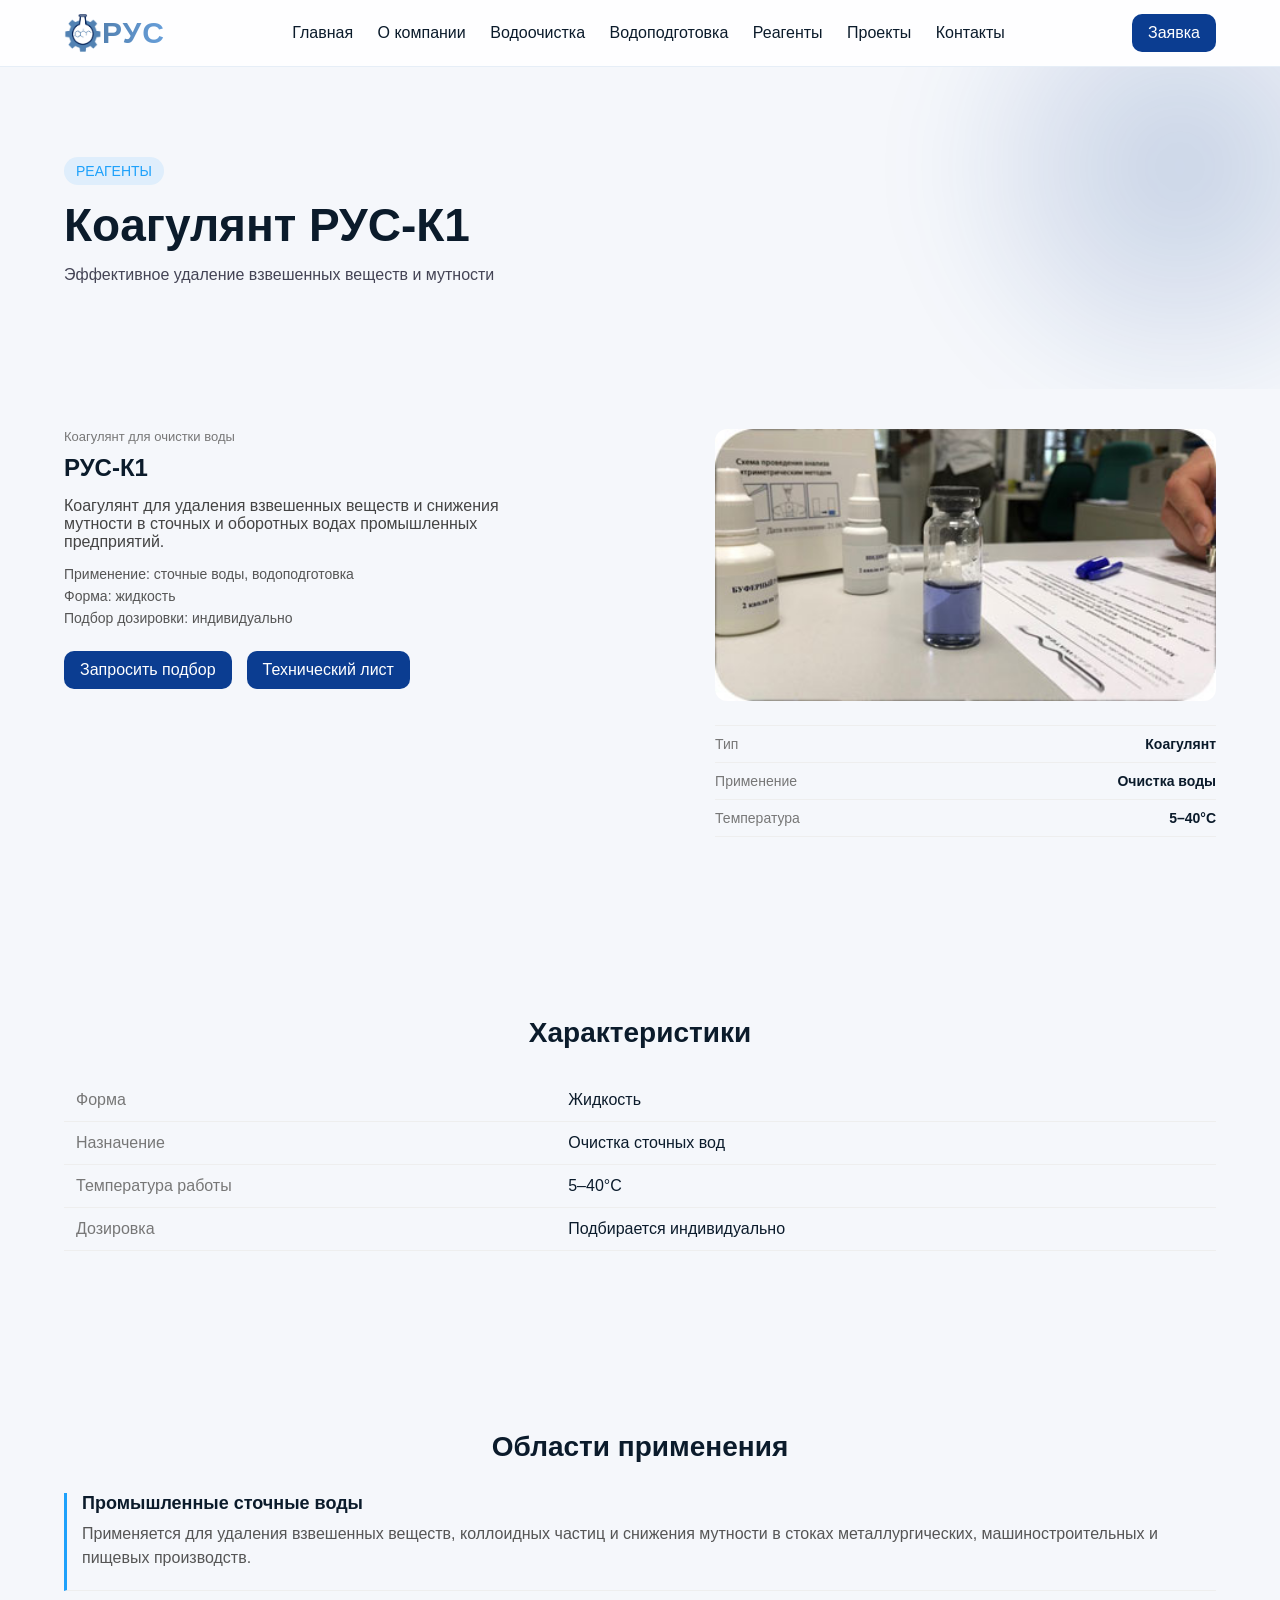
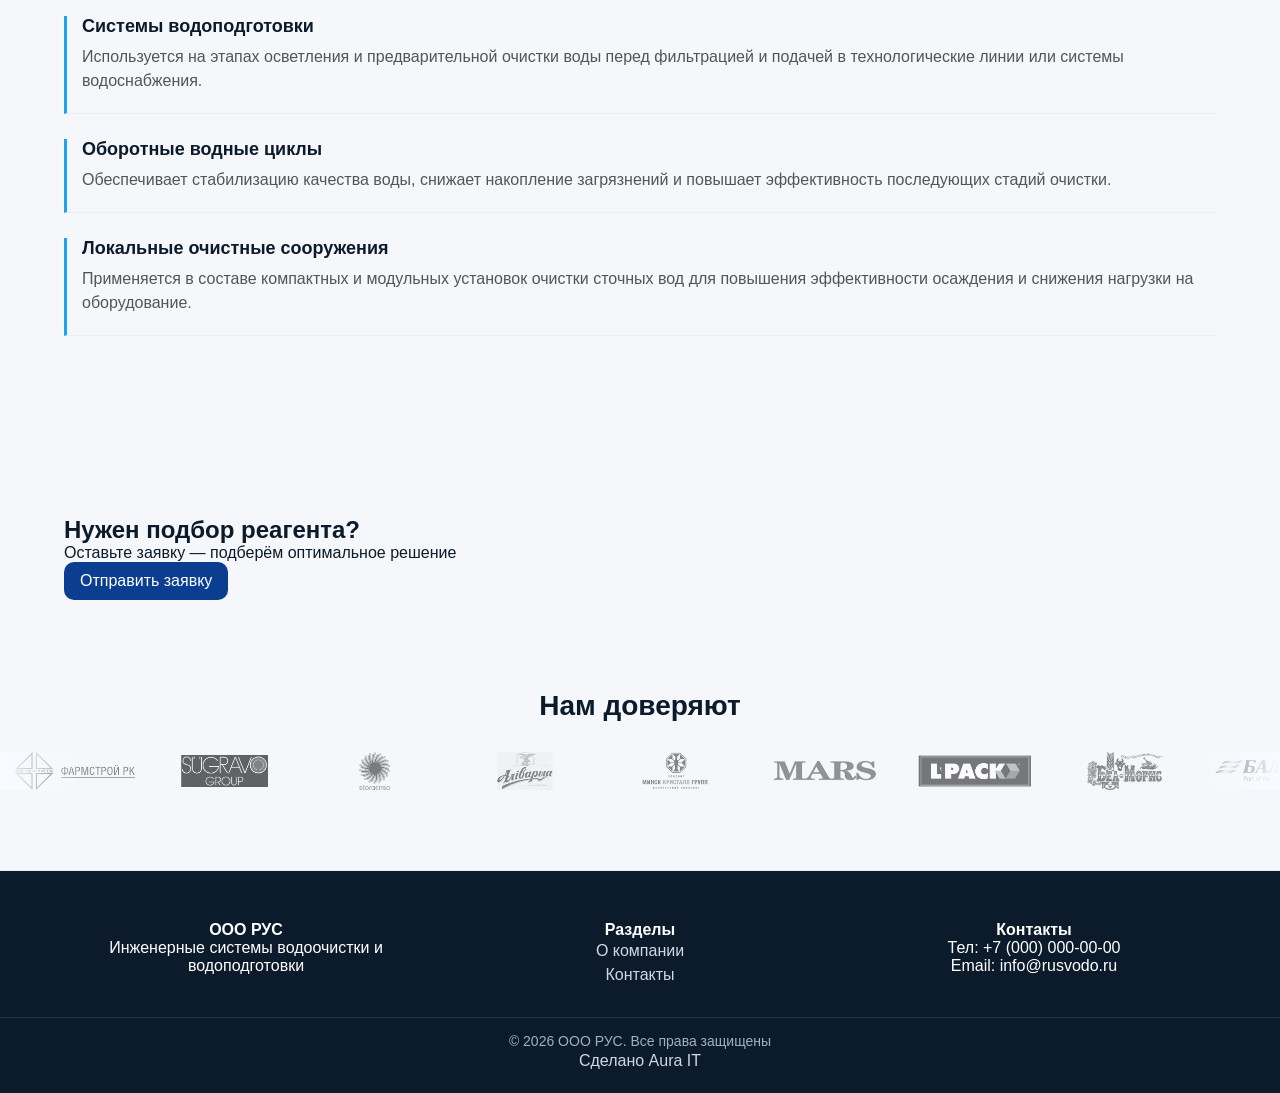
<file: reagent-koagulant2.html>
<!DOCTYPE html>
<html lang="ru">
<head>
  <meta charset="UTF-8">
  <title>Коагулянт РУС-К1 | РУС</title>
  <meta name="viewport" content="width=device-width, initial-scale=1.0">

  <link rel="stylesheet" href="style.css">
</head>
<body>

    <!-- HEADER -->
    <header class="header">
        <div class="container nav">
            <div class="burger" onclick="toggleMenu()">☰</div>
            <a href="index.html" class="logo-wrap">
                <img src="assets/logo.png" class="logo">
                <span class="logo-text">РУС</span>
            </a>



            <nav id="menu">
                <a href="index.html">Главная</a>
                <a href="about.html">О компании</a>
                <a href="water-purification.html">Водоочистка</a>
                <a href="water-treatment.html">Водоподготовка</a>
                <a href="reagents.html">Реагенты</a>
                <a href="projects.html">Проекты</a>

                <a href="contacts.html">Контакты</a>
            </nav>

            <a href="contact.html" class="btn">Заявка</a>
        </div>
    </header>

    <!-- HERO -->
    

    <section class="hero">
        <div class="container">
            <div class="badge">РЕАГЕНТЫ</div>
            <h1>Коагулянт РУС-К1</h1>
            <p>Эффективное удаление взвешенных веществ и мутности</p>
        </div>
       

       
    </section>

    <!-- ОСНОВНОЙ БЛОК -->
    <section class="section product-hero">

        <div class="container product-layout">

            <!-- ЛЕВАЯ ЧАСТЬ -->
            <div class="product-main">

                <div class="product-meta">
                    Коагулянт для очистки воды
                </div>

                <h1>РУС-К1</h1>

                <p class="product-desc">
                    Коагулянт для удаления взвешенных веществ и снижения мутности
                    в сточных и оборотных водах промышленных предприятий.
                </p>

                <div class="product-points">
                    <div>Применение: сточные воды, водоподготовка</div>
                    <div>Форма: жидкость</div>
                    <div>Подбор дозировки: индивидуально</div>
                </div>

                <div class="product-actions">
                    <a href="contact.html?product=РУС-К1" class="btn">Запросить подбор</a>
                    <a href="docs/reagent.pdf" class="btn outline" download>Технический лист</a>
                </div>

            </div>

            <!-- ПРАВАЯ ЧАСТЬ -->
            <div class="product-side">

                <div class="product-image">
                    <img src="img/reagents/koagulant.jpg" alt="РУС-К1">
                </div>

                <div class="product-short-specs">
                    <div>
                        <span>Тип</span>
                        <strong>Коагулянт</strong>
                    </div>
                    <div>
                        <span>Применение</span>
                        <strong>Очистка воды</strong>
                    </div>
                    <div>
                        <span>Температура</span>
                        <strong>5–40°C</strong>
                    </div>
                </div>

            </div>

        </div>

    </section>

    <!-- ХАРАКТЕРИСТИКИ -->
    <section class="section alt">
        <div class="container">

            <div class="section-title">
                <h2>Характеристики</h2>
            </div>

            <table class="spec-table">

                <tr>
                    <td>Форма</td>
                    <td>Жидкость</td>
                </tr>

                <tr>
                    <td>Назначение</td>
                    <td>Очистка сточных вод</td>
                </tr>

                <tr>
                    <td>Температура работы</td>
                    <td>5–40°C</td>
                </tr>

                <tr>
                    <td>Дозировка</td>
                    <td>Подбирается индивидуально</td>
                </tr>

            </table>

        </div>
    </section>

    <!-- ПРИМЕНЕНИЕ -->
    <section class="section">

        <div class="container">

            <div class="section-title">
                <h2>Области применения</h2>
            </div>

            <div class="usage-list">

                <div class="usage-item">
                    <h3>Промышленные сточные воды</h3>
                    <p>
                        Применяется для удаления взвешенных веществ, коллоидных частиц и снижения мутности
                        в стоках металлургических, машиностроительных и пищевых производств.
                    </p>
                </div>

                <div class="usage-item">
                    <h3>Системы водоподготовки</h3>
                    <p>
                        Используется на этапах осветления и предварительной очистки воды перед фильтрацией
                        и подачей в технологические линии или системы водоснабжения.
                    </p>
                </div>

                <div class="usage-item">
                    <h3>Оборотные водные циклы</h3>
                    <p>
                        Обеспечивает стабилизацию качества воды, снижает накопление загрязнений
                        и повышает эффективность последующих стадий очистки.
                    </p>
                </div>

                <div class="usage-item">
                    <h3>Локальные очистные сооружения</h3>
                    <p>
                        Применяется в составе компактных и модульных установок очистки сточных вод
                        для повышения эффективности осаждения и снижения нагрузки на оборудование.
                    </p>
                </div>

            </div>

        </div>

    </section>
    <!-- CTA -->
    <section class="section cta">
        <div class="container">

            <h2>Нужен подбор реагента?</h2>
            <p class="muted">Оставьте заявку — подберём оптимальное решение</p>

            <a href="contact.html" class="btn">Отправить заявку</a>

        </div>
    </section>

    <!-- Доверие -->
    <div class="section-title">
        <h2>Нам доверяют</h2>
    </div>


    <div class="trust-slider">

        <div class="trust-track">

            <!-- 1 круг -->
            <div class="logo-item"><img src="img/clients/client1.png"></div>
            <div class="logo-item"><img src="img/clients/client2.png"></div>
            <div class="logo-item"><img src="img/clients/client3.png"></div>
            <div class="logo-item"><img src="img/clients/client4.png"></div>
            <div class="logo-item"><img src="img/clients/client5.png"></div>
            <div class="logo-item"><img src="img/clients/client6.png"></div>
            <div class="logo-item"><img src="img/clients/client7.png"></div>
            <div class="logo-item"><img src="img/clients/client8.png"></div>
            <div class="logo-item"><img src="img/clients/client9.png"></div>
            <div class="logo-item"><img src="img/clients/client10.png"></div>
            <div class="logo-item"><img src="img/clients/client11.png"></div>
            <div class="logo-item"><img src="img/clients/client12.png"></div>
            <div class="logo-item"><img src="img/clients/client13.png"></div>

            <!-- 1 круг -->
            <div class="logo-item"><img src="img/clients/client1.png"></div>
            <div class="logo-item"><img src="img/clients/client2.png"></div>
            <div class="logo-item"><img src="img/clients/client3.png"></div>
            <div class="logo-item"><img src="img/clients/client4.png"></div>
            <div class="logo-item"><img src="img/clients/client5.png"></div>
            <div class="logo-item"><img src="img/clients/client6.png"></div>
            <div class="logo-item"><img src="img/clients/client7.png"></div>
            <div class="logo-item"><img src="img/clients/client8.png"></div>
            <div class="logo-item"><img src="img/clients/client9.png"></div>
            <div class="logo-item"><img src="img/clients/client10.png"></div>
            <div class="logo-item"><img src="img/clients/client11.png"></div>
            <div class="logo-item"><img src="img/clients/client12.png"></div>
            <div class="logo-item"><img src="img/clients/client13.png"></div>

        </div>

    </div>

    <!-- FOOTER -->
    <footer class="footer">
        <div class="container footer-grid">

            <div>
                <h4>ООО РУС</h4>
                <p>Инженерные системы водоочистки и водоподготовки</p>
            </div>

            <div>
                <h4>Разделы</h4>
                <a href="about.html">О компании</a><br>

                <a href="contact.html">Контакты</a>
            </div>

            <div>
                <h4>Контакты</h4>
                <p>Тел: +7 (000) 000-00-00</p>
                <p>Email: info@rusvodo.ru</p>
            </div>

        </div>

        <div class="footer-bottom">
            © 2026 ООО РУС. Все права защищены

        </div>

        <span>
            <a href="https://nehaevbogdan16-svg.github.io/Aura.IT/">Сделано Aura IT</a>
        </span>
    </footer>
    <script>
        function toggleMenu() {
            document.getElementById('menu').classList.toggle('active');
        }
    </script>
    <script>
        let slides = document.querySelectorAll('.slide');
        let index = 0;

        setInterval(() => {
            slides[index].classList.remove('active');
            index = (index + 1) % slides.length;
            slides[index].classList.add('active');
        }, 4000);
    </script>
</body>
</html>
</file>
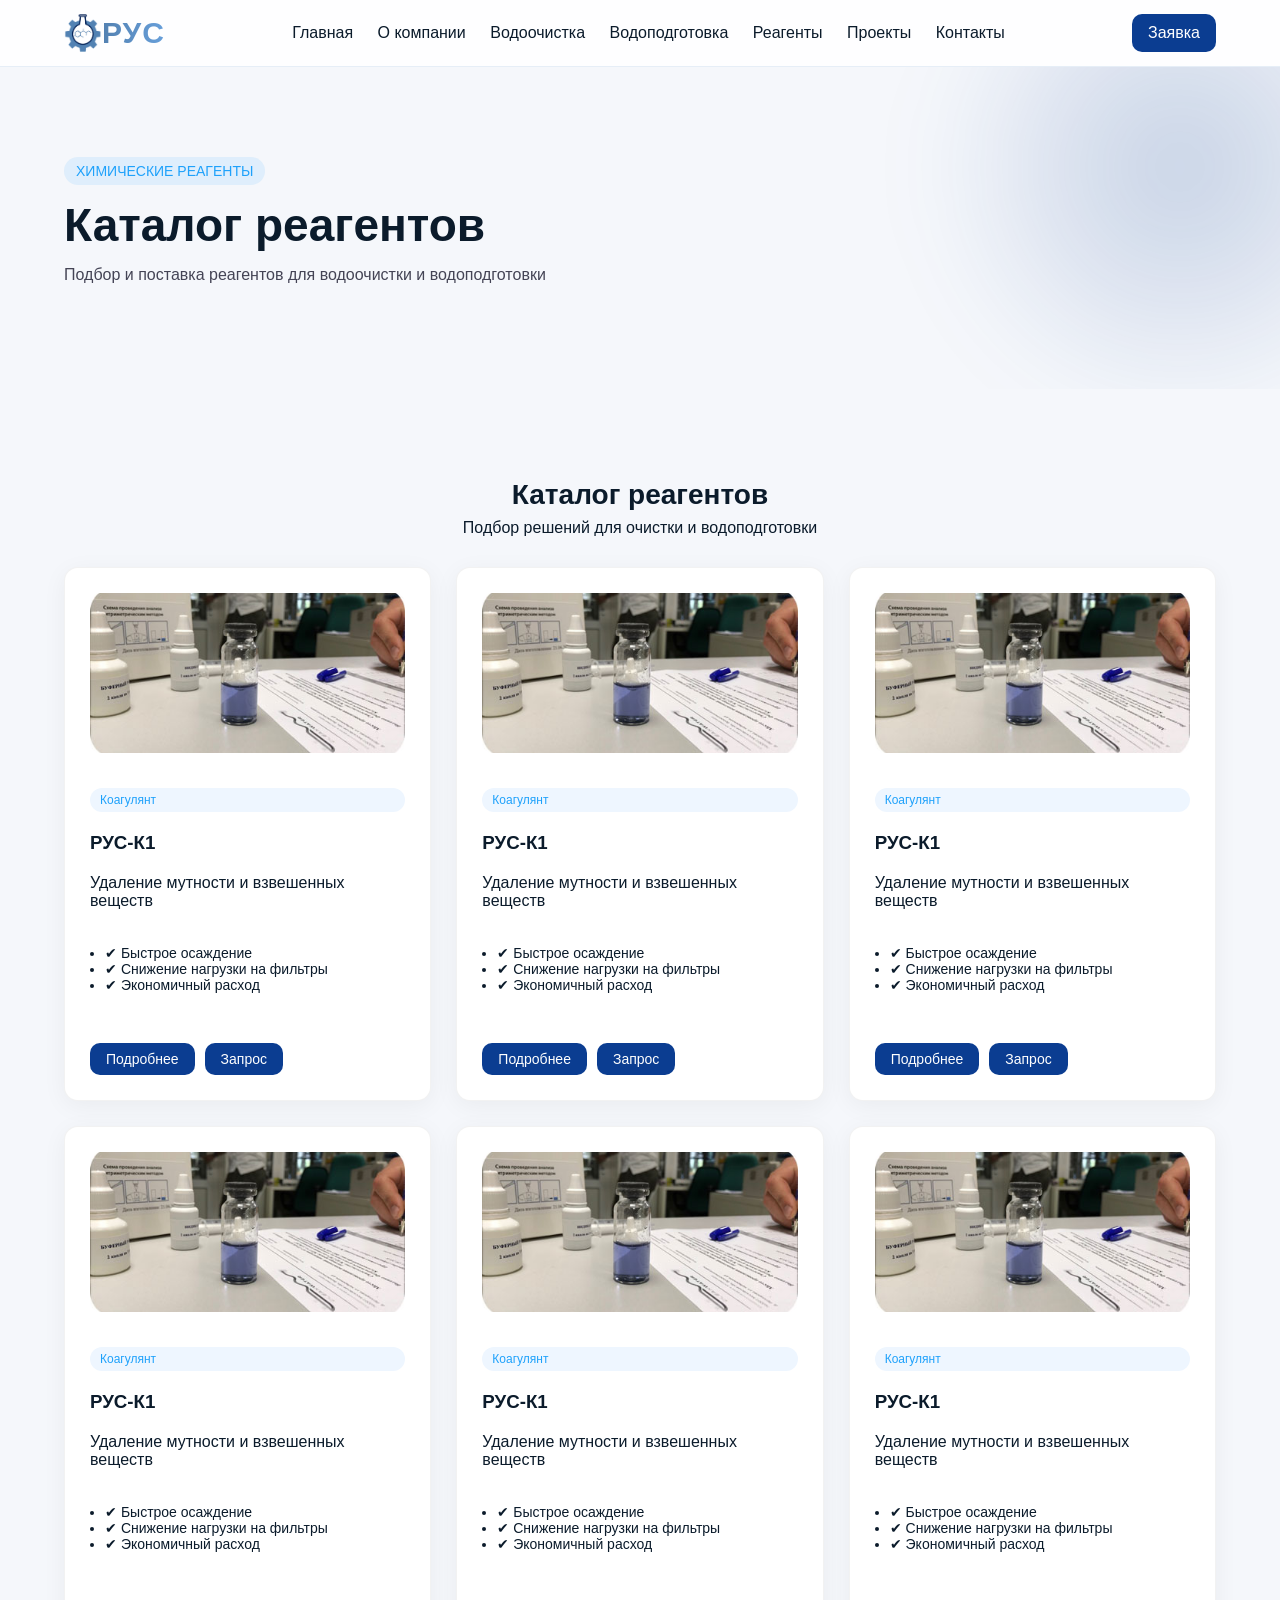
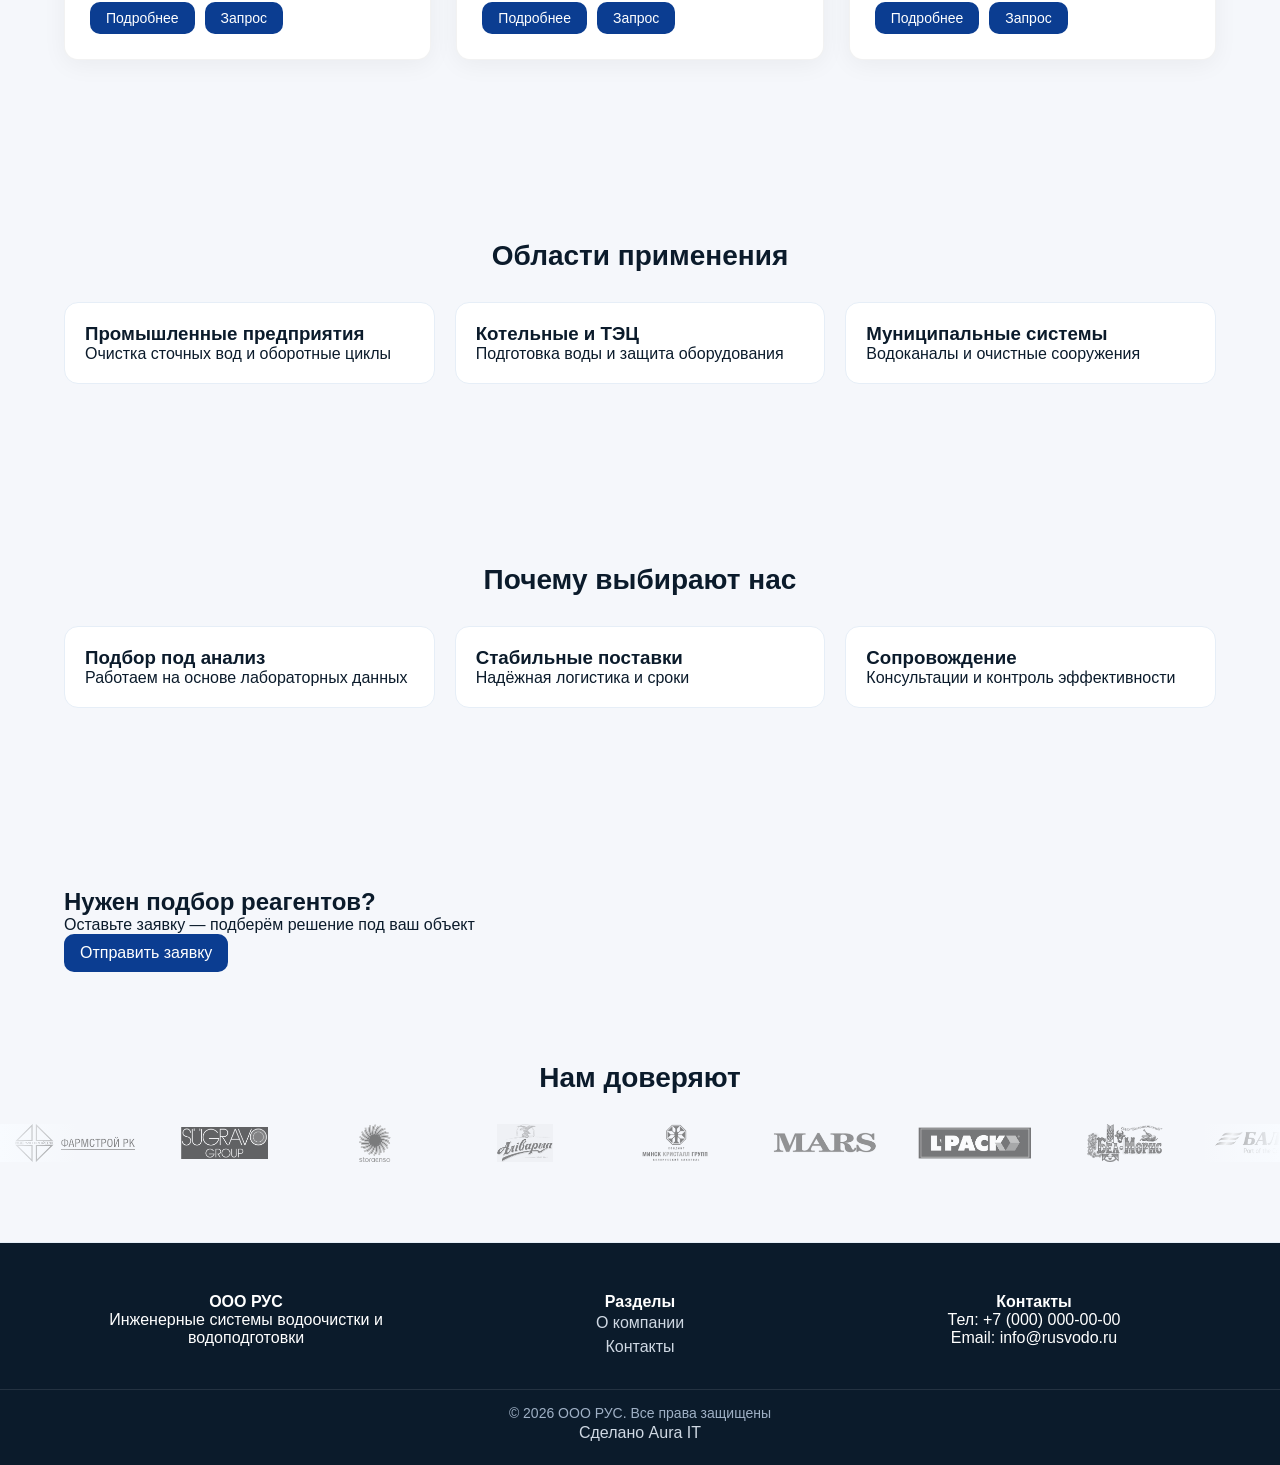
<file: reagents.html>
<!DOCTYPE html>
<html lang="ru">
<head>
    <meta charset="UTF-8">
    <title>Реагенты — РУС</title>
    <meta name="viewport" content="width=device-width, initial-scale=1.0">

    <link rel="stylesheet" href="style.css">
</head>
<body>

    <!-- HEADER -->
    <header class="header">
        <div class="container nav">
            <div class="burger" onclick="toggleMenu()">☰</div>
            <a href="index.html" class="logo-wrap">
                <img src="assets/logo.png" class="logo">
                <span class="logo-text">РУС</span>
            </a>



            <nav id="menu">
                <a href="index.html">Главная</a>
                <a href="about.html">О компании</a>
                <a href="water-purification.html">Водоочистка</a>
                <a href="water-treatment.html">Водоподготовка</a>
                <a href="reagents.html">Реагенты</a>
                <a href="projects.html">Проекты</a>

                <a href="contacts.html">Контакты</a>
            </nav>

            <a href="contact.html" class="btn">Заявка</a>
        </div>
    </header>

    <!-- HERO -->
    
    <section class="hero">
        <div class="container">
            <div class="badge">ХИМИЧЕСКИЕ РЕАГЕНТЫ</div>
            <h1>Каталог реагентов</h1>
            <p>Подбор и поставка реагентов для водоочистки и водоподготовки</p>
        </div>
    </section>
    <!-- TYPES -->
    <section class="section">

        <div class="container">

            <div class="section-title">
                <h2>Каталог реагентов</h2>
                <p class="muted">Подбор решений для очистки и водоподготовки</p>
            </div>

            <div class="catalog-grid">

                <!-- КАРТОЧКА -->
                <div class="catalog-card">

                    <div class="catalog-image">
                        <img src="img/reagents/koagulant.jpg" alt="РУС-К1">
                    </div>

                    <div class="catalog-type">Коагулянт</div>

                    <h3>РУС-К1</h3>

                    <p class="muted">
                        Удаление мутности и взвешенных веществ
                    </p>

                    <ul class="catalog-features">
                        <li>✔ Быстрое осаждение</li>
                        <li>✔ Снижение нагрузки на фильтры</li>
                        <li>✔ Экономичный расход</li>
                    </ul>

                    <div class="catalog-bottom">
                        <a href="reagent-koagulant.html" class="btn small">Подробнее</a>
                        <a href="contact.html?product=РУС-К1" class="btn outline small">Запрос</a>
                    </div>

                </div>

                <!-- КАРТОЧКА -->
                <div class="catalog-card">

                    <div class="catalog-image">
                        <img src="img/reagents/koagulant.jpg" alt="РУС-К1">
                    </div>

                    <div class="catalog-type">Коагулянт</div>

                    <h3>РУС-К1</h3>

                    <p class="muted">
                        Удаление мутности и взвешенных веществ
                    </p>

                    <ul class="catalog-features">
                        <li>✔ Быстрое осаждение</li>
                        <li>✔ Снижение нагрузки на фильтры</li>
                        <li>✔ Экономичный расход</li>
                    </ul>

                    <div class="catalog-bottom">
                        <a href="reagent-koagulant2.html" class="btn small">Подробнее</a>
                        <a href="contact.html?product=РУС-К1" class="btn outline small">Запрос</a>
                    </div>

                </div>

                <!-- КАРТОЧКА -->
                <div class="catalog-card">

                    <div class="catalog-image">
                        <img src="img/reagents/koagulant.jpg" alt="РУС-К1">
                    </div>

                    <div class="catalog-type">Коагулянт</div>

                    <h3>РУС-К1</h3>

                    <p class="muted">
                        Удаление мутности и взвешенных веществ
                    </p>

                    <ul class="catalog-features">
                        <li>✔ Быстрое осаждение</li>
                        <li>✔ Снижение нагрузки на фильтры</li>
                        <li>✔ Экономичный расход</li>
                    </ul>

                    <div class="catalog-bottom">
                        <a href="reagent-koagulant.html" class="btn small">Подробнее</a>
                        <a href="contact.html?product=РУС-К1" class="btn outline small">Запрос</a>
                    </div>

                </div>

                <!-- КАРТОЧКА -->
                <div class="catalog-card">

                    <div class="catalog-image">
                        <img src="img/reagents/koagulant.jpg" alt="РУС-К1">
                    </div>

                    <div class="catalog-type">Коагулянт</div>

                    <h3>РУС-К1</h3>

                    <p class="muted">
                        Удаление мутности и взвешенных веществ
                    </p>

                    <ul class="catalog-features">
                        <li>✔ Быстрое осаждение</li>
                        <li>✔ Снижение нагрузки на фильтры</li>
                        <li>✔ Экономичный расход</li>
                    </ul>

                    <div class="catalog-bottom">
                        <a href="reagent-koagulant.html" class="btn small">Подробнее</a>
                        <a href="contact.html?product=РУС-К1" class="btn outline small">Запрос</a>
                    </div>

                </div>

                <!-- КАРТОЧКА -->
                <div class="catalog-card">

                    <div class="catalog-image">
                        <img src="img/reagents/koagulant.jpg" alt="РУС-К1">
                    </div>

                    <div class="catalog-type">Коагулянт</div>

                    <h3>РУС-К1</h3>

                    <p class="muted">
                        Удаление мутности и взвешенных веществ
                    </p>

                    <ul class="catalog-features">
                        <li>✔ Быстрое осаждение</li>
                        <li>✔ Снижение нагрузки на фильтры</li>
                        <li>✔ Экономичный расход</li>
                    </ul>

                    <div class="catalog-bottom">
                        <a href="reagent-koagulant.html" class="btn small">Подробнее</a>
                        <a href="contact.html?product=РУС-К1" class="btn outline small">Запрос</a>
                    </div>

                </div>

                <!-- КАРТОЧКА -->
                <div class="catalog-card">

                    <div class="catalog-image">
                        <img src="img/reagents/koagulant.jpg" alt="РУС-К1">
                    </div>

                    <div class="catalog-type">Коагулянт</div>

                    <h3>РУС-К1</h3>

                    <p class="muted">
                        Удаление мутности и взвешенных веществ
                    </p>

                    <ul class="catalog-features">
                        <li>✔ Быстрое осаждение</li>
                        <li>✔ Снижение нагрузки на фильтры</li>
                        <li>✔ Экономичный расход</li>
                    </ul>

                    <div class="catalog-bottom">
                        <a href="reagent-koagulant.html" class="btn small">Подробнее</a>
                        <a href="contact.html?product=РУС-К1" class="btn outline small">Запрос</a>
                    </div>

                </div>

                

            </div>

        </div>

    </section>

    <!-- USAGE -->
    <section class="section alt">
        <div class="container">

            <div class="section-title">
                <h2>Области применения</h2>
            </div>

            <div class="grid-3">

                <div class="card">
                    <h3>Промышленные предприятия</h3>
                    <p class="muted">Очистка сточных вод и оборотные циклы</p>
                </div>

                <div class="card">
                    <h3>Котельные и ТЭЦ</h3>
                    <p class="muted">Подготовка воды и защита оборудования</p>
                </div>

                <div class="card">
                    <h3>Муниципальные системы</h3>
                    <p class="muted">Водоканалы и очистные сооружения</p>
                </div>

            </div>

        </div>
    </section>

    <!-- ADVANTAGES -->
    <section class="section">
        <div class="container">

            <div class="section-title">
                <h2>Почему выбирают нас</h2>
            </div>

            <div class="grid-3">

                <div class="card">
                    <h3>Подбор под анализ</h3>
                    <p class="muted">Работаем на основе лабораторных данных</p>
                </div>

                <div class="card">
                    <h3>Стабильные поставки</h3>
                    <p class="muted">Надёжная логистика и сроки</p>
                </div>

                <div class="card">
                    <h3>Сопровождение</h3>
                    <p class="muted">Консультации и контроль эффективности</p>
                </div>

            </div>

        </div>
    </section>

    <!-- CTA -->
    <section class="section cta">
        <div class="container">

            <h2>Нужен подбор реагентов?</h2>
            <p class="muted">Оставьте заявку — подберём решение под ваш объект</p>

            <a href="contact.html" class="btn">Отправить заявку</a>

        </div>
    </section>

    <!-- Доверие -->
    <div class="section-title">
        <h2>Нам доверяют</h2>
    </div>


    <div class="trust-slider">

        <div class="trust-track">

            <!-- 1 круг -->
            <div class="logo-item"><img src="img/clients/client1.png"></div>
            <div class="logo-item"><img src="img/clients/client2.png"></div>
            <div class="logo-item"><img src="img/clients/client3.png"></div>
            <div class="logo-item"><img src="img/clients/client4.png"></div>
            <div class="logo-item"><img src="img/clients/client5.png"></div>
            <div class="logo-item"><img src="img/clients/client6.png"></div>
            <div class="logo-item"><img src="img/clients/client7.png"></div>
            <div class="logo-item"><img src="img/clients/client8.png"></div>
            <div class="logo-item"><img src="img/clients/client9.png"></div>
            <div class="logo-item"><img src="img/clients/client10.png"></div>
            <div class="logo-item"><img src="img/clients/client11.png"></div>
            <div class="logo-item"><img src="img/clients/client12.png"></div>
            <div class="logo-item"><img src="img/clients/client13.png"></div>

            <!-- 1 круг -->
            <div class="logo-item"><img src="img/clients/client1.png"></div>
            <div class="logo-item"><img src="img/clients/client2.png"></div>
            <div class="logo-item"><img src="img/clients/client3.png"></div>
            <div class="logo-item"><img src="img/clients/client4.png"></div>
            <div class="logo-item"><img src="img/clients/client5.png"></div>
            <div class="logo-item"><img src="img/clients/client6.png"></div>
            <div class="logo-item"><img src="img/clients/client7.png"></div>
            <div class="logo-item"><img src="img/clients/client8.png"></div>
            <div class="logo-item"><img src="img/clients/client9.png"></div>
            <div class="logo-item"><img src="img/clients/client10.png"></div>
            <div class="logo-item"><img src="img/clients/client11.png"></div>
            <div class="logo-item"><img src="img/clients/client12.png"></div>
            <div class="logo-item"><img src="img/clients/client13.png"></div>

        </div>

    </div>

    <!-- FOOTER -->
    <footer class="footer">
        <div class="container footer-grid">

            <div>
                <h4>ООО РУС</h4>
                <p>Инженерные системы водоочистки и водоподготовки</p>
            </div>

            <div>
                <h4>Разделы</h4>
                <a href="about.html">О компании</a><br>

                <a href="contact.html">Контакты</a>
            </div>

            <div>
                <h4>Контакты</h4>
                <p>Тел: +7 (000) 000-00-00</p>
                <p>Email: info@rusvodo.ru</p>
            </div>

        </div>

        <div class="footer-bottom">
            © 2026 ООО РУС. Все права защищены

        </div>

        <span>
            <a href="https://nehaevbogdan16-svg.github.io/Aura.IT/">Сделано Aura IT</a>
        </span>
    </footer>
    <script>
        function toggleMenu() {
            document.getElementById('menu').classList.toggle('active');
        }
    </script>
    <script>
        let slides = document.querySelectorAll('.slide');
        let index = 0;

        setInterval(() => {
            slides[index].classList.remove('active');
            index = (index + 1) % slides.length;
            slides[index].classList.add('active');
        }, 4000);
    </script>
</body>
</html>
</file>
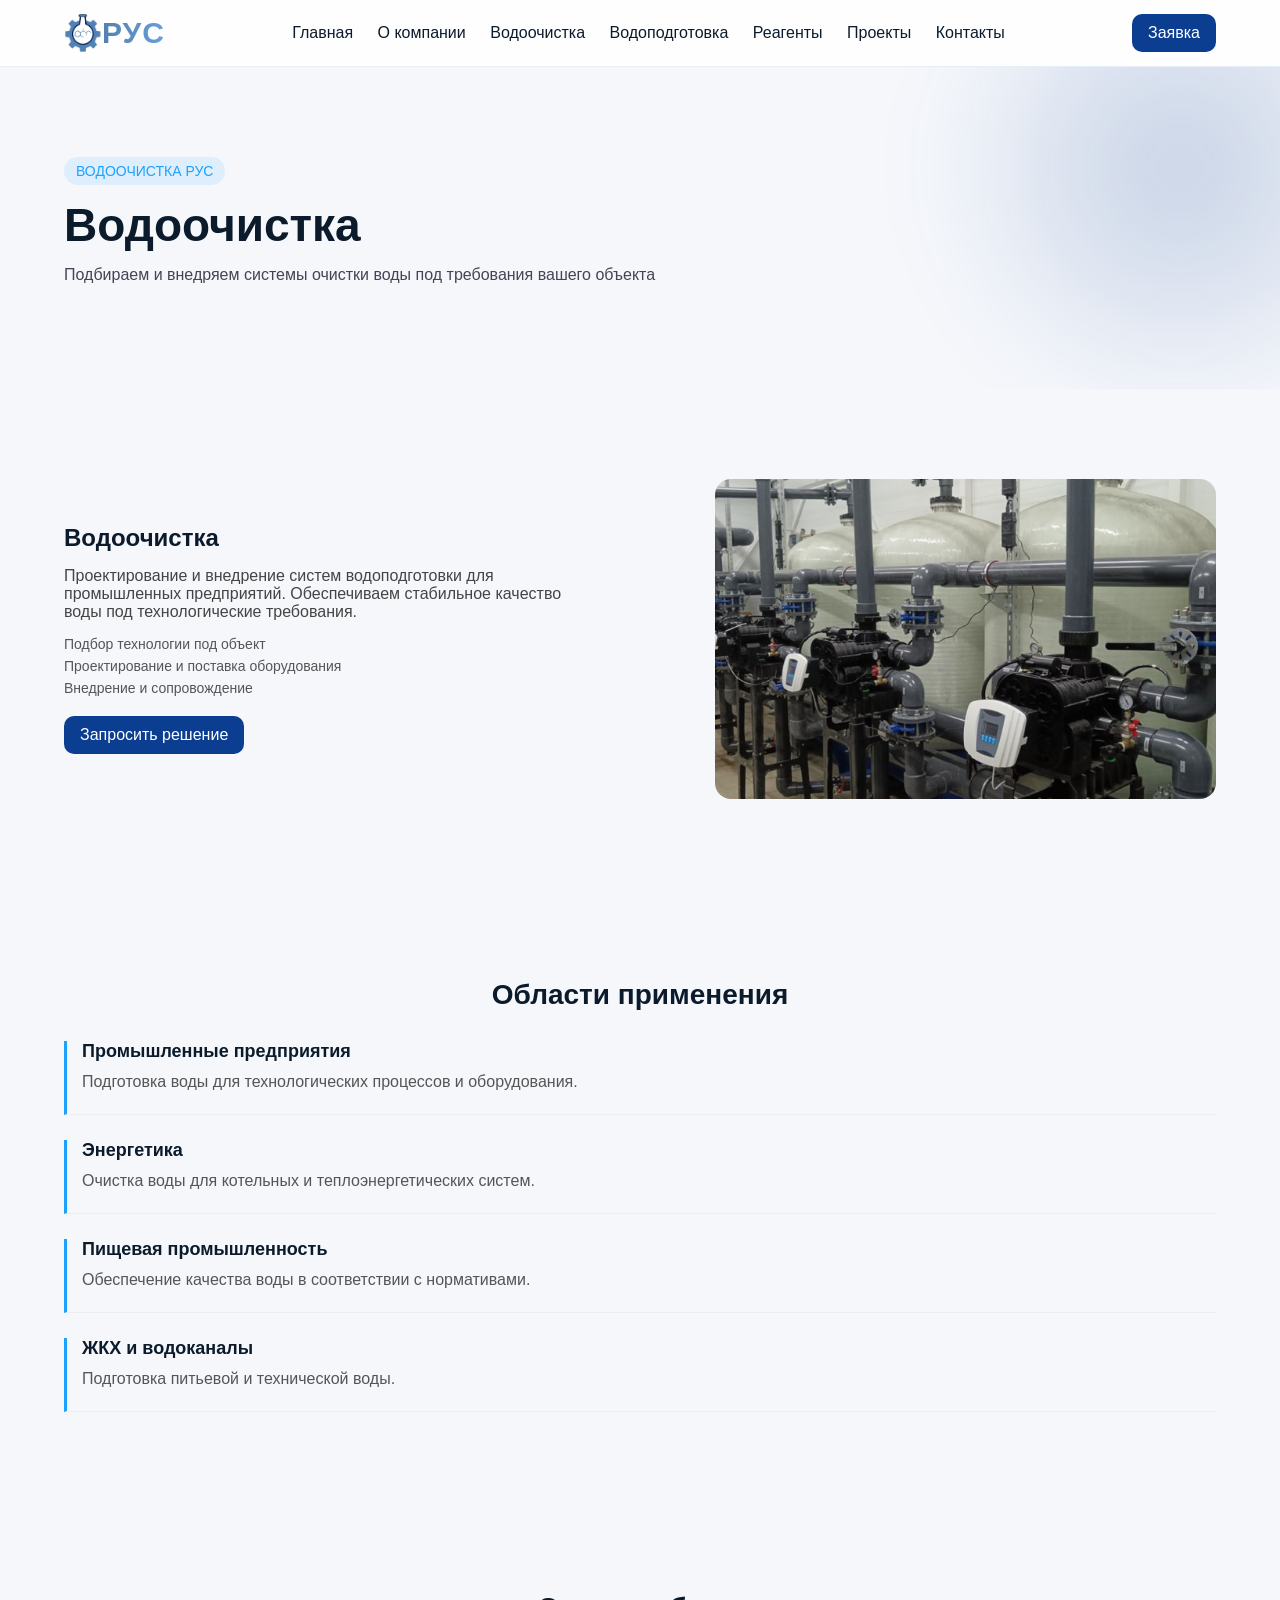
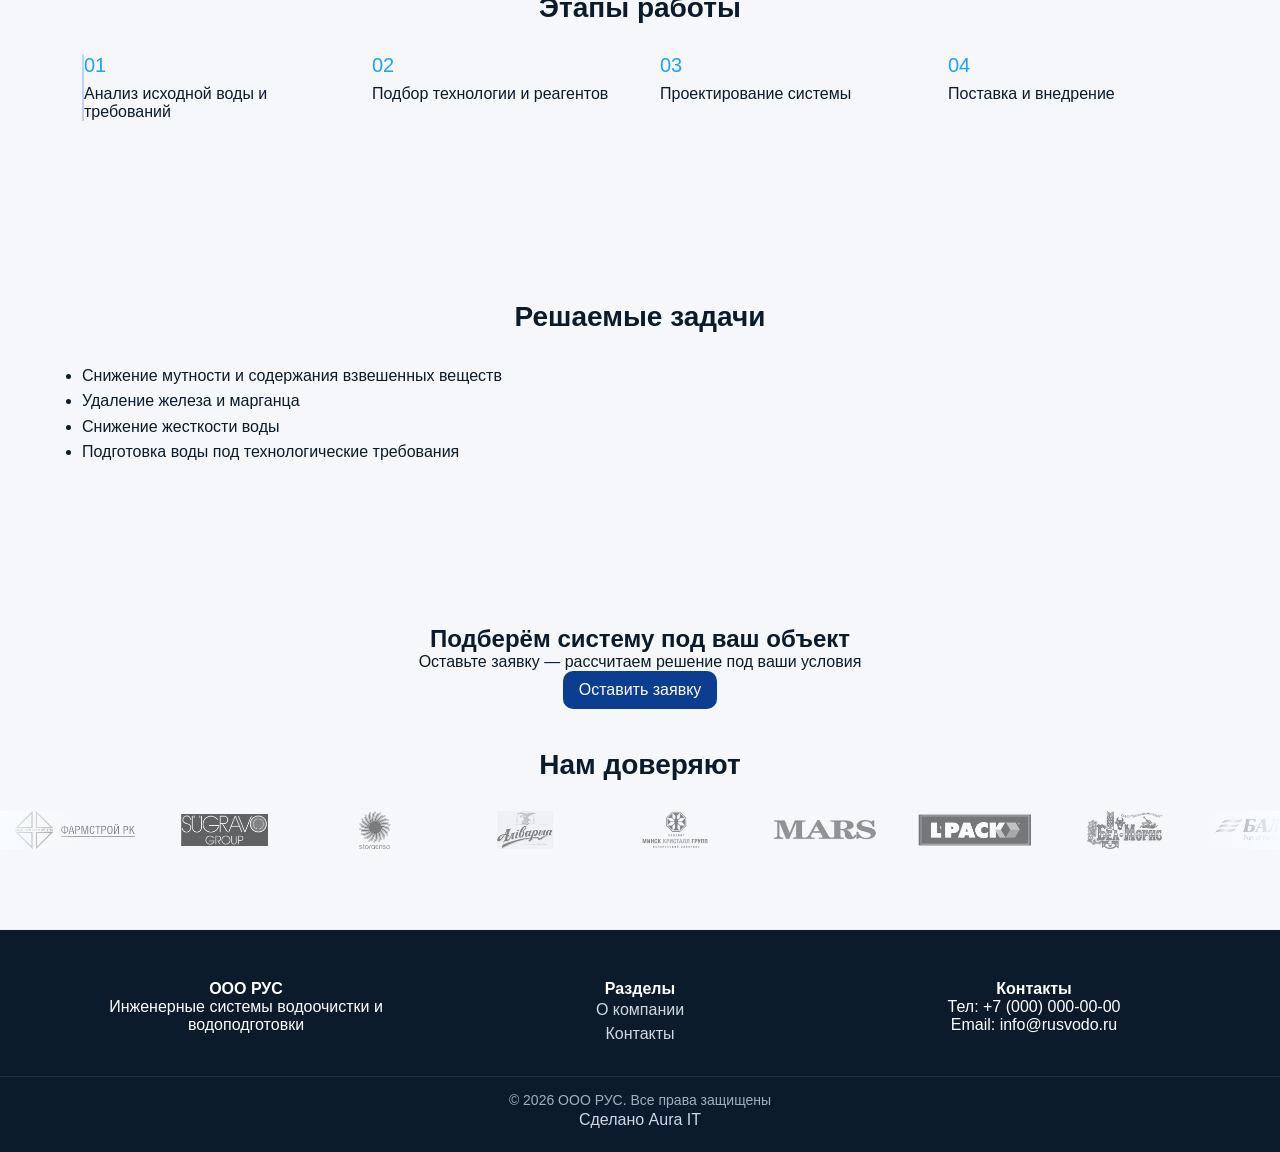
<file: water-purification — копия.html>
<!DOCTYPE html>
<html lang="ru">
<head>
    <meta charset="UTF-8">
    <title>Водоочистка — РУС</title>
    <meta name="viewport" content="width=device-width, initial-scale=1.0">
    <link rel="stylesheet" href="style.css">
</head>
<body>

    <header class="header">
        <div class="container nav">
            <div class="burger" onclick="toggleMenu()">☰</div>
            <a href="index.html" class="logo-wrap">
                <img src="assets/logo.png" class="logo">
                <span class="logo-text">РУС</span>
            </a>



            <nav id="menu">
                <a href="index.html">Главная</a>
                <a href="about.html">О компании</a>
                <a href="water-purification.html">Водоочистка</a>
                <a href="water-treatment.html">Водоподготовка</a>
                <a href="reagents.html">Реагенты</a>
                <a href="projects.html">Проекты</a>

                <a href="contacts.html">Контакты</a>
            </nav>

            <a href="contact.html" class="btn">Заявка</a>
        </div>
    </header>

    <!-- HERO -->


    <section class="hero">
        <div class="container">
            <div class="badge">ВОДООЧИСТКА РУС</div>
            <h1>Водоочистка</h1>
            <p>Подбираем и внедряем системы очистки воды под требования вашего объекта</p>
        </div>
    </section>

    <!-- ОСНОВНОЙ БЛОК -->
    <section class="section service-hero">

        <div class="container service-layout">

            <div class="service-main">

                <h1>Водоочистка</h1>

                <p class="service-desc">
                    Проектирование и внедрение систем водоподготовки для промышленных предприятий.
                    Обеспечиваем стабильное качество воды под технологические требования.
                </p>

                <div class="service-points">
                    <div>Подбор технологии под объект</div>
                    <div>Проектирование и поставка оборудования</div>
                    <div>Внедрение и сопровождение</div>
                </div>

                <div class="service-actions">
                    <a href="contact.html" class="btn">Запросить решение</a>
                </div>

            </div>
            <!-- правая карточка -->

            <div class="hero-slider">

                <img src="img/water-treatment.jpg" class="slide active">
                <img src="S1/hero2.jpg" class="slide">
                <img src="S1/hero3.jpg" class="slide">

            </div>

        </div>

    </section>

    <!-- ГДЕ ПРИМЕНЯЕТСЯ -->
    <section class="section">

        <div class="container">

            <div class="section-title">
                <h2>Области применения</h2>
            </div>

            <div class="usage-list">

                <div class="usage-item">
                    <h3>Промышленные предприятия</h3>
                    <p>Подготовка воды для технологических процессов и оборудования.</p>
                </div>

                <div class="usage-item">
                    <h3>Энергетика</h3>
                    <p>Очистка воды для котельных и теплоэнергетических систем.</p>
                </div>

                <div class="usage-item">
                    <h3>Пищевая промышленность</h3>
                    <p>Обеспечение качества воды в соответствии с нормативами.</p>
                </div>

                <div class="usage-item">
                    <h3>ЖКХ и водоканалы</h3>
                    <p>Подготовка питьевой и технической воды.</p>
                </div>

            </div>

        </div>

    </section>

    <!-- КАК МЫ РАБОТАЕМ -->
    <section class="section alt">

        <div class="container">

            <div class="section-title">
                <h2>Этапы работы</h2>
            </div>

            <div class="process">

                <div class="process-item">
                    <span>01</span>
                    <p>Анализ исходной воды и требований</p>
                </div>

                <div class="process-item">
                    <span>02</span>
                    <p>Подбор технологии и реагентов</p>
                </div>

                <div class="process-item">
                    <span>03</span>
                    <p>Проектирование системы</p>
                </div>

                <div class="process-item">
                    <span>04</span>
                    <p>Поставка и внедрение</p>
                </div>

            </div>

        </div>

    </section>

    <!-- КАКИЕ ЗАДАЧИ РЕШАЕМ -->
    <section class="section">

        <div class="container">

            <div class="section-title">
                <h2>Решаемые задачи</h2>
            </div>

            <ul class="tasks">
                <li>Снижение мутности и содержания взвешенных веществ</li>
                <li>Удаление железа и марганца</li>
                <li>Снижение жесткости воды</li>
                <li>Подготовка воды под технологические требования</li>
            </ul>

        </div>

    </section>

    <!-- ДЛЯ КОГО -->
    <!-- РЕШЕНИЯ -->
    <!-- CTA -->
    <section class="content" style="text-align:center;">
        <h2>Подберём систему под ваш объект</h2>
        <p>Оставьте заявку — рассчитаем решение под ваши условия</p>
        <a href="contacts.html" class="btn">Оставить заявку</a>
    </section>

    <!-- Доверие -->
    <div class="section-title">
        <h2>Нам доверяют</h2>
    </div>


    <div class="trust-slider">

        <div class="trust-track">

            <!-- 1 круг -->
            <div class="logo-item"><img src="img/clients/client1.png"></div>
            <div class="logo-item"><img src="img/clients/client2.png"></div>
            <div class="logo-item"><img src="img/clients/client3.png"></div>
            <div class="logo-item"><img src="img/clients/client4.png"></div>
            <div class="logo-item"><img src="img/clients/client5.png"></div>
            <div class="logo-item"><img src="img/clients/client6.png"></div>
            <div class="logo-item"><img src="img/clients/client7.png"></div>
            <div class="logo-item"><img src="img/clients/client8.png"></div>
            <div class="logo-item"><img src="img/clients/client9.png"></div>
            <div class="logo-item"><img src="img/clients/client10.png"></div>
            <div class="logo-item"><img src="img/clients/client11.png"></div>
            <div class="logo-item"><img src="img/clients/client12.png"></div>
            <div class="logo-item"><img src="img/clients/client13.png"></div>

            <!-- 1 круг -->
            <div class="logo-item"><img src="img/clients/client1.png"></div>
            <div class="logo-item"><img src="img/clients/client2.png"></div>
            <div class="logo-item"><img src="img/clients/client3.png"></div>
            <div class="logo-item"><img src="img/clients/client4.png"></div>
            <div class="logo-item"><img src="img/clients/client5.png"></div>
            <div class="logo-item"><img src="img/clients/client6.png"></div>
            <div class="logo-item"><img src="img/clients/client7.png"></div>
            <div class="logo-item"><img src="img/clients/client8.png"></div>
            <div class="logo-item"><img src="img/clients/client9.png"></div>
            <div class="logo-item"><img src="img/clients/client10.png"></div>
            <div class="logo-item"><img src="img/clients/client11.png"></div>
            <div class="logo-item"><img src="img/clients/client12.png"></div>
            <div class="logo-item"><img src="img/clients/client13.png"></div>

        </div>

    </div>

    <footer class="footer">
        <div class="container footer-grid">

            <div>
                <h4>ООО РУС</h4>
                <p>Инженерные системы водоочистки и водоподготовки</p>
            </div>

            <div>
                <h4>Разделы</h4>
                <a href="about.html">О компании</a><br>

                <a href="contact.html">Контакты</a>
            </div>

            <div>
                <h4>Контакты</h4>
                <p>Тел: +7 (000) 000-00-00</p>
                <p>Email: info@rusvodo.ru</p>
            </div>

        </div>

        <div class="footer-bottom">
            © 2026 ООО РУС. Все права защищены

        </div>

        <span>
            <a href="https://nehaevbogdan16-svg.github.io/Aura.IT/">Сделано Aura IT</a>
        </span>
    </footer>
    <script>
        function toggleMenu() {
            document.getElementById('menu').classList.toggle('active');
        }
    </script>
    <script>
        let slides = document.querySelectorAll('.slide');
        let index = 0;

        setInterval(() => {
            slides[index].classList.remove('active');
            index = (index + 1) % slides.length;
            slides[index].classList.add('active');
        }, 4000);
    </script>
    <script src="script.js"></script>
</body>
</html>
</file>
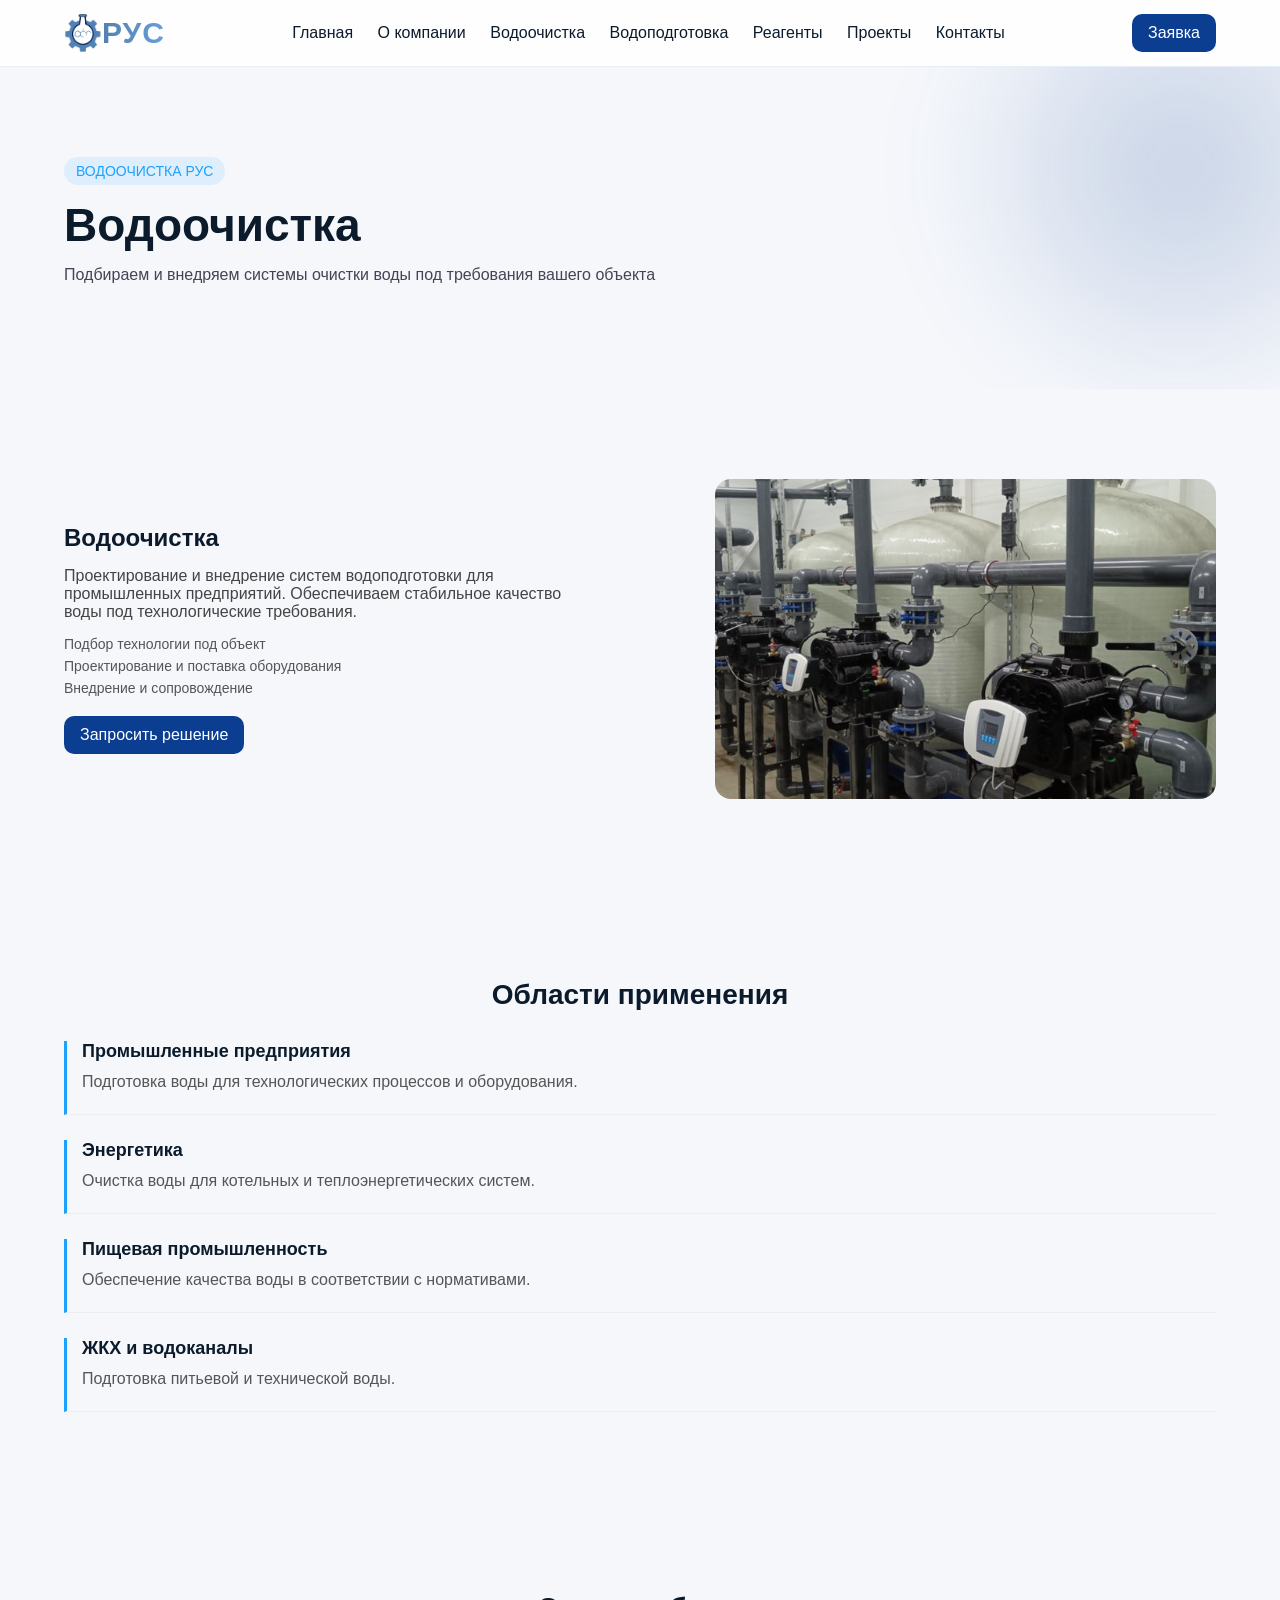
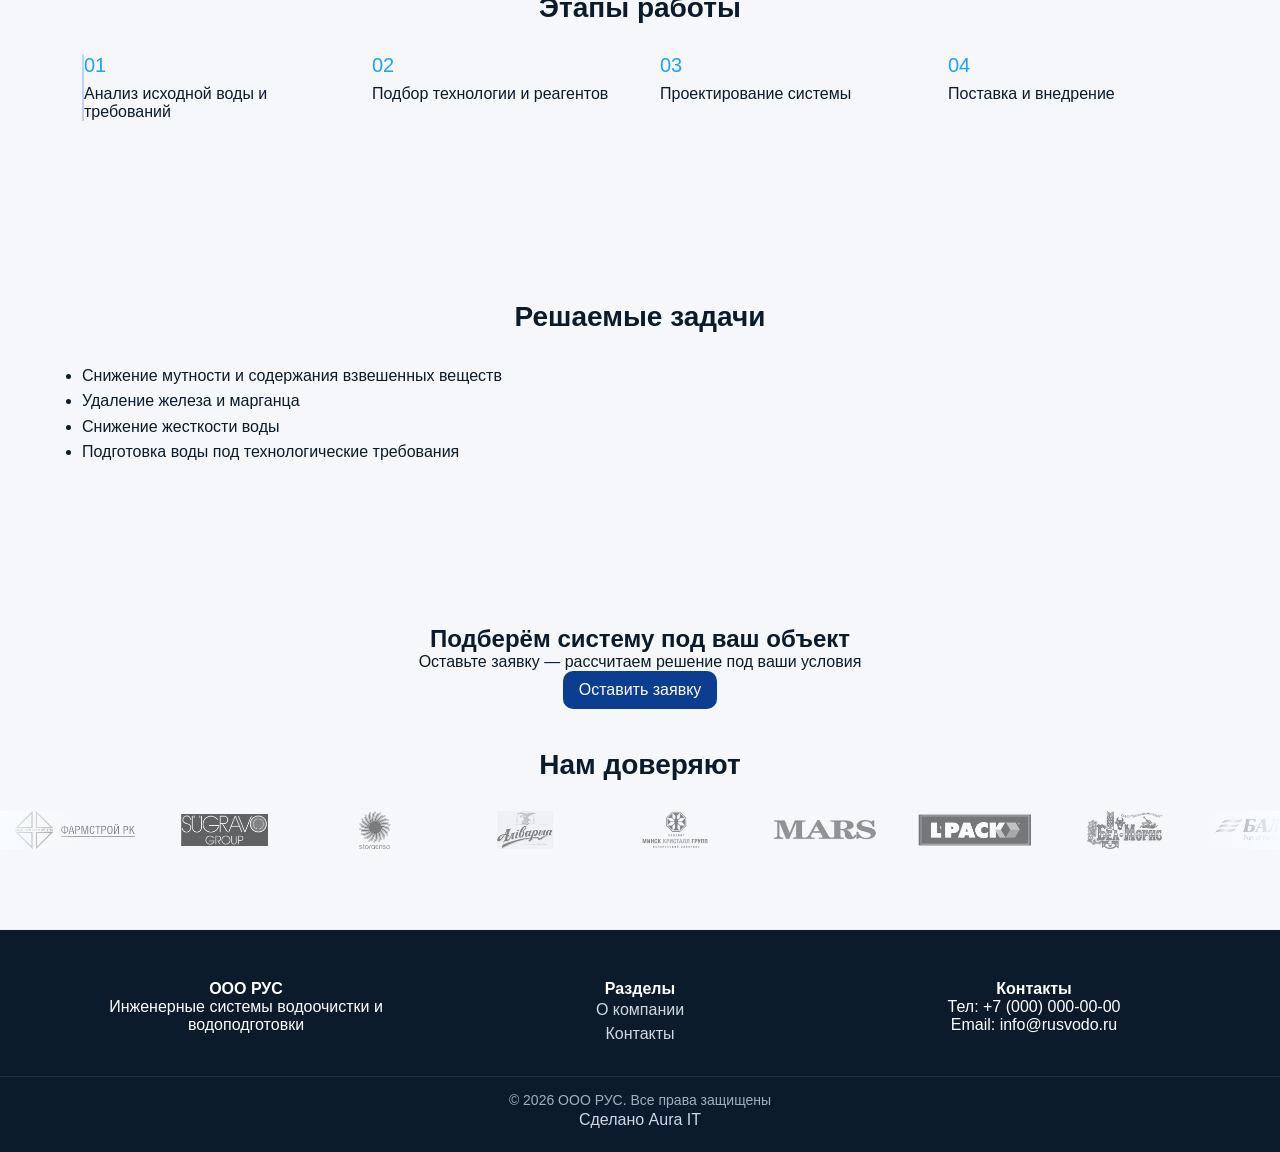
<file: water-purification.html>
<!DOCTYPE html>
<html lang="ru">
<head>
    <meta charset="UTF-8">
    <title>Водоочистка — РУС</title>
    <meta name="viewport" content="width=device-width, initial-scale=1.0">
    <link rel="stylesheet" href="style.css">
</head>
<body>

    <header class="header">
        <div class="container nav">
            <div class="burger" onclick="toggleMenu()">☰</div>
            <a href="index.html" class="logo-wrap">
                <img src="assets/logo.png" class="logo">
                <span class="logo-text">РУС</span>
            </a>



            <nav id="menu">
                <a href="index.html">Главная</a>
                <a href="about.html">О компании</a>
                <a href="water-purification.html">Водоочистка</a>
                <a href="water-treatment.html">Водоподготовка</a>
                <a href="reagents.html">Реагенты</a>
                <a href="projects.html">Проекты</a>

                <a href="contacts.html">Контакты</a>
            </nav>

            <a href="contact.html" class="btn">Заявка</a>
        </div>
    </header>

    <!-- HERO -->


    <section class="hero">
        <div class="container">
            <div class="badge">ВОДООЧИСТКА РУС</div>
            <h1>Водоочистка</h1>
            <p>Подбираем и внедряем системы очистки воды под требования вашего объекта</p>
        </div>
    </section>

    <!-- ОСНОВНОЙ БЛОК -->
    <section class="section service-hero">

        <div class="container service-layout">

            <div class="service-main">

                <h1>Водоочистка</h1>

                <p class="service-desc">
                    Проектирование и внедрение систем водоподготовки для промышленных предприятий.
                    Обеспечиваем стабильное качество воды под технологические требования.
                </p>

                <div class="service-points">
                    <div>Подбор технологии под объект</div>
                    <div>Проектирование и поставка оборудования</div>
                    <div>Внедрение и сопровождение</div>
                </div>

                <div class="service-actions">
                    <a href="contact.html" class="btn">Запросить решение</a>
                </div>

            </div>
            <!-- правая карточка -->

            <div class="hero-slider">

                <img src="img/water-treatment.jpg" class="slide active">
                <img src="S1/hero2.jpg" class="slide">
                <img src="S1/hero3.jpg" class="slide">

            </div>

        </div>

    </section>

    <!-- ГДЕ ПРИМЕНЯЕТСЯ -->
    <section class="section">

        <div class="container">

            <div class="section-title">
                <h2>Области применения</h2>
            </div>

            <div class="usage-list">

                <div class="usage-item">
                    <h3>Промышленные предприятия</h3>
                    <p>Подготовка воды для технологических процессов и оборудования.</p>
                </div>

                <div class="usage-item">
                    <h3>Энергетика</h3>
                    <p>Очистка воды для котельных и теплоэнергетических систем.</p>
                </div>

                <div class="usage-item">
                    <h3>Пищевая промышленность</h3>
                    <p>Обеспечение качества воды в соответствии с нормативами.</p>
                </div>

                <div class="usage-item">
                    <h3>ЖКХ и водоканалы</h3>
                    <p>Подготовка питьевой и технической воды.</p>
                </div>

            </div>

        </div>

    </section>

    <!-- КАК МЫ РАБОТАЕМ -->
    <section class="section alt">

        <div class="container">

            <div class="section-title">
                <h2>Этапы работы</h2>
            </div>

            <div class="process">

                <div class="process-item">
                    <span>01</span>
                    <p>Анализ исходной воды и требований</p>
                </div>

                <div class="process-item">
                    <span>02</span>
                    <p>Подбор технологии и реагентов</p>
                </div>

                <div class="process-item">
                    <span>03</span>
                    <p>Проектирование системы</p>
                </div>

                <div class="process-item">
                    <span>04</span>
                    <p>Поставка и внедрение</p>
                </div>

            </div>

        </div>

    </section>

    <!-- КАКИЕ ЗАДАЧИ РЕШАЕМ -->
    <section class="section">

        <div class="container">

            <div class="section-title">
                <h2>Решаемые задачи</h2>
            </div>

            <ul class="tasks">
                <li>Снижение мутности и содержания взвешенных веществ</li>
                <li>Удаление железа и марганца</li>
                <li>Снижение жесткости воды</li>
                <li>Подготовка воды под технологические требования</li>
            </ul>

        </div>

    </section>

    <!-- ДЛЯ КОГО -->
    <!-- РЕШЕНИЯ -->
    <!-- CTA -->
    <section class="content" style="text-align:center;">
        <h2>Подберём систему под ваш объект</h2>
        <p>Оставьте заявку — рассчитаем решение под ваши условия</p>
        <a href="contacts.html" class="btn">Оставить заявку</a>
    </section>

    <!-- Доверие -->
    <div class="section-title">
        <h2>Нам доверяют</h2>
    </div>


    <div class="trust-slider">

        <div class="trust-track">

            <!-- 1 круг -->
            <div class="logo-item"><img src="img/clients/client1.png"></div>
            <div class="logo-item"><img src="img/clients/client2.png"></div>
            <div class="logo-item"><img src="img/clients/client3.png"></div>
            <div class="logo-item"><img src="img/clients/client4.png"></div>
            <div class="logo-item"><img src="img/clients/client5.png"></div>
            <div class="logo-item"><img src="img/clients/client6.png"></div>
            <div class="logo-item"><img src="img/clients/client7.png"></div>
            <div class="logo-item"><img src="img/clients/client8.png"></div>
            <div class="logo-item"><img src="img/clients/client9.png"></div>
            <div class="logo-item"><img src="img/clients/client10.png"></div>
            <div class="logo-item"><img src="img/clients/client11.png"></div>
            <div class="logo-item"><img src="img/clients/client12.png"></div>
            <div class="logo-item"><img src="img/clients/client13.png"></div>

            <!-- 1 круг -->
            <div class="logo-item"><img src="img/clients/client1.png"></div>
            <div class="logo-item"><img src="img/clients/client2.png"></div>
            <div class="logo-item"><img src="img/clients/client3.png"></div>
            <div class="logo-item"><img src="img/clients/client4.png"></div>
            <div class="logo-item"><img src="img/clients/client5.png"></div>
            <div class="logo-item"><img src="img/clients/client6.png"></div>
            <div class="logo-item"><img src="img/clients/client7.png"></div>
            <div class="logo-item"><img src="img/clients/client8.png"></div>
            <div class="logo-item"><img src="img/clients/client9.png"></div>
            <div class="logo-item"><img src="img/clients/client10.png"></div>
            <div class="logo-item"><img src="img/clients/client11.png"></div>
            <div class="logo-item"><img src="img/clients/client12.png"></div>
            <div class="logo-item"><img src="img/clients/client13.png"></div>

        </div>

    </div>

    <footer class="footer">
        <div class="container footer-grid">

            <div>
                <h4>ООО РУС</h4>
                <p>Инженерные системы водоочистки и водоподготовки</p>
            </div>

            <div>
                <h4>Разделы</h4>
                <a href="about.html">О компании</a><br>

                <a href="contact.html">Контакты</a>
            </div>

            <div>
                <h4>Контакты</h4>
                <p>Тел: +7 (000) 000-00-00</p>
                <p>Email: info@rusvodo.ru</p>
            </div>

        </div>

        <div class="footer-bottom">
            © 2026 ООО РУС. Все права защищены

        </div>

        <span>
            <a href="https://nehaevbogdan16-svg.github.io/Aura.IT/">Сделано Aura IT</a>
        </span>
    </footer>
    <script>
        function toggleMenu() {
            document.getElementById('menu').classList.toggle('active');
        }
    </script>
    <script>
        let slides = document.querySelectorAll('.slide');
        let index = 0;

        setInterval(() => {
            slides[index].classList.remove('active');
            index = (index + 1) % slides.length;
            slides[index].classList.add('active');
        }, 4000);
    </script>
    <script src="script.js"></script>
</body>
</html>
</file>
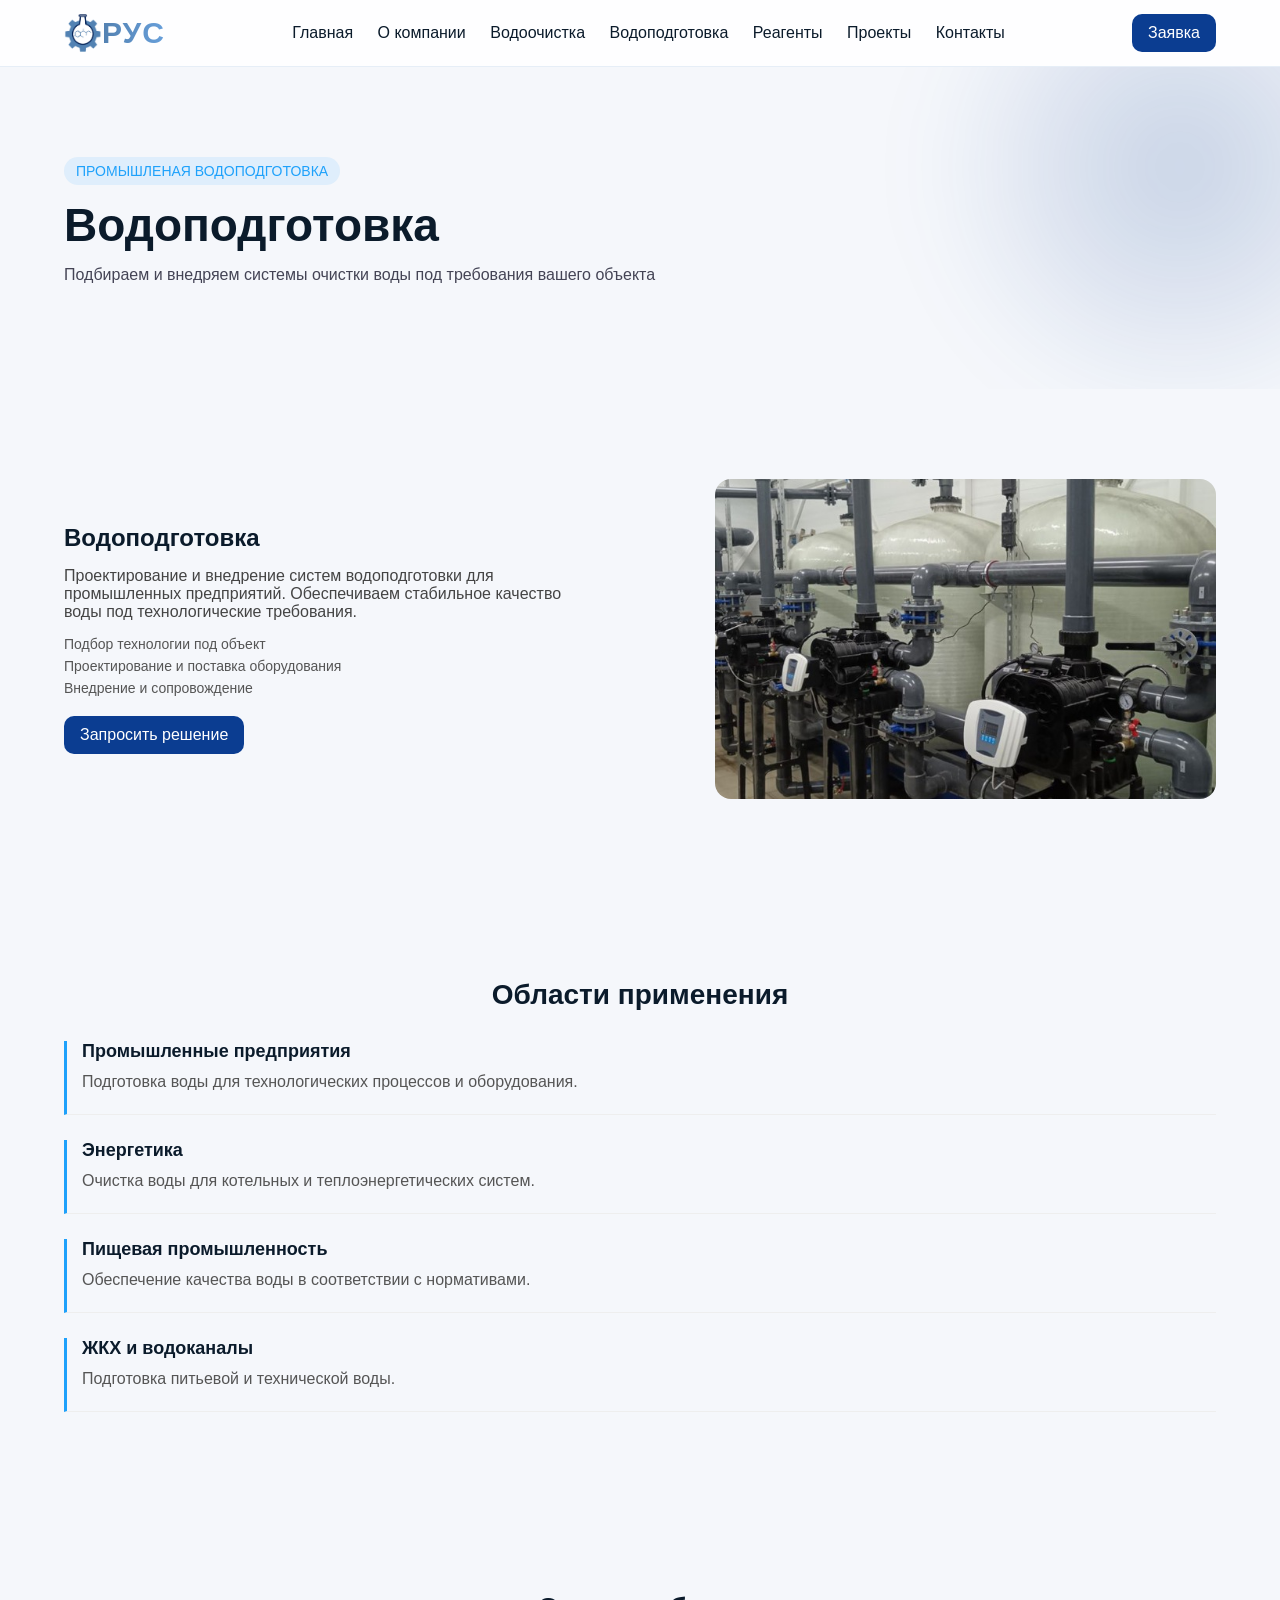
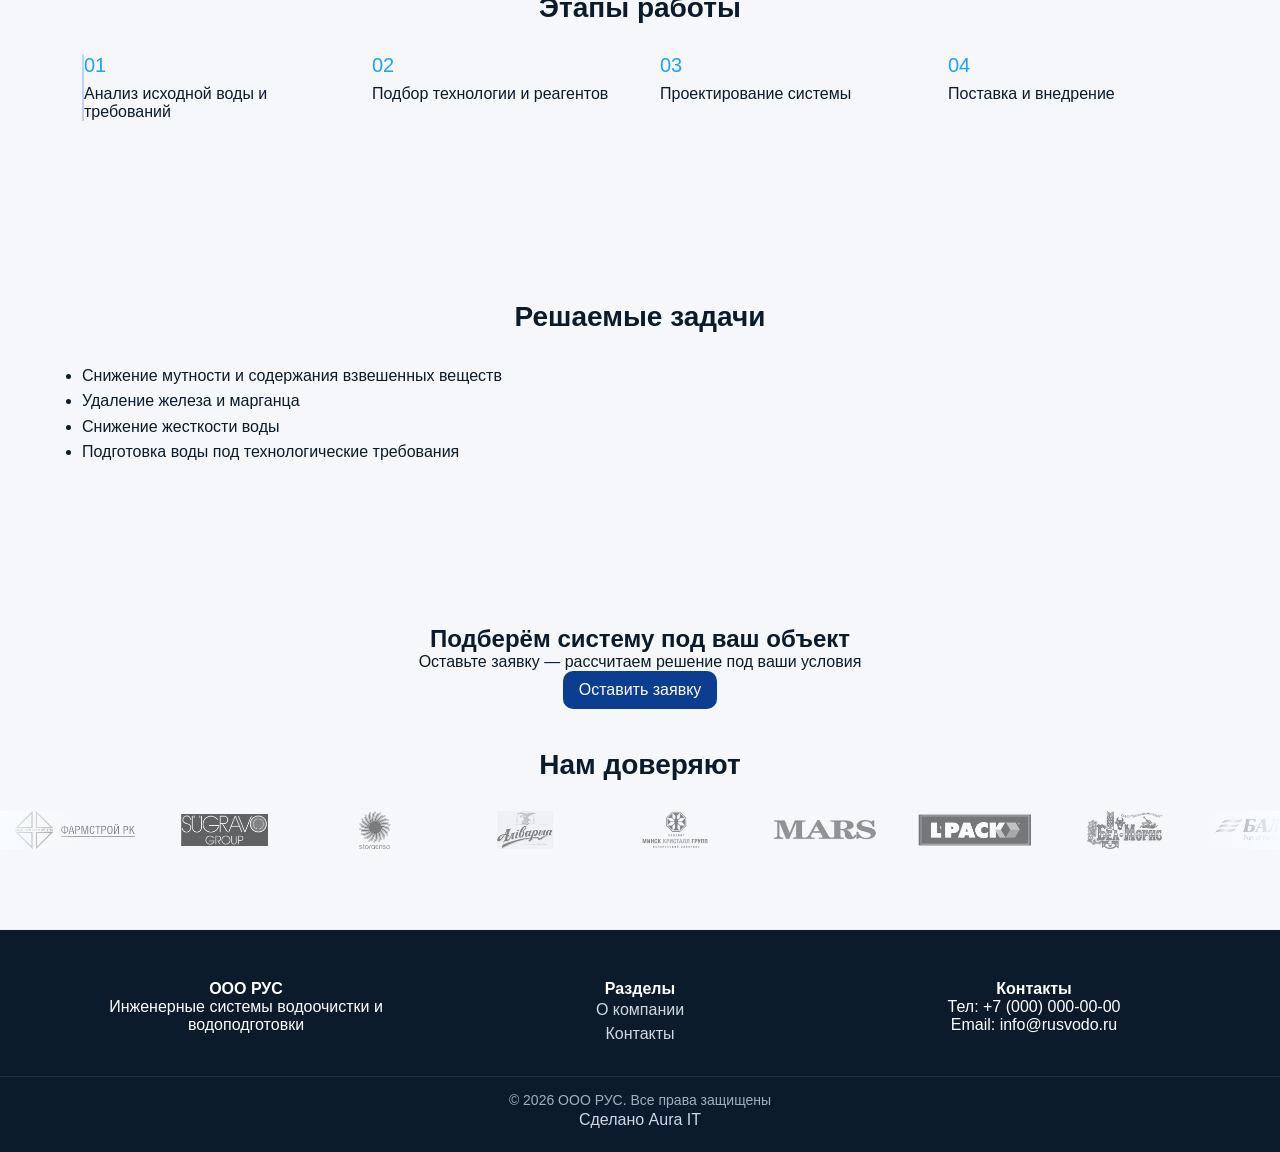
<file: water-treatment.html>
<!DOCTYPE html>
<html lang="ru">
<head>
    <meta charset="UTF-8">
    <title>Водоподготовка — РУС</title>
    <meta name="viewport" content="width=device-width, initial-scale=1.0">
    <link rel="stylesheet" href="style.css">
</head>
<body>

    <header class="header">
        <div class="container nav">
            <div class="burger" onclick="toggleMenu()">☰</div>
            <a href="index.html" class="logo-wrap">
                <img src="assets/logo.png" class="logo">
                <span class="logo-text">РУС</span>
            </a>



            <nav id="menu">
                <a href="index.html">Главная</a>
                <a href="about.html">О компании</a>
                <a href="water-purification.html">Водоочистка</a>
                <a href="water-treatment.html">Водоподготовка</a>
                <a href="reagents.html">Реагенты</a>
                <a href="projects.html">Проекты</a>

                <a href="contacts.html">Контакты</a>
            </nav>

            <a href="contact.html" class="btn">Заявка</a>
        </div>
    </header>

    <!-- HERO -->


    <section class="hero">
        <div class="container">
            <div class="badge">ПРОМЫШЛЕНАЯ ВОДОПОДГОТОВКА</div>
            <h1>Водоподготовка</h1>
            <p>Подбираем и внедряем системы очистки воды под требования вашего объекта</p>
        </div>
    </section>

    <!-- ОСНОВНОЙ БЛОК -->
    <section class="section service-hero">

        <div class="container service-layout">

            <div class="service-main">

                <h1>Водоподготовка</h1>

                <p class="service-desc">
                    Проектирование и внедрение систем водоподготовки для промышленных предприятий.
                    Обеспечиваем стабильное качество воды под технологические требования.
                </p>

                <div class="service-points">
                    <div>Подбор технологии под объект</div>
                    <div>Проектирование и поставка оборудования</div>
                    <div>Внедрение и сопровождение</div>
                </div>

                <div class="service-actions">
                    <a href="contact.html" class="btn">Запросить решение</a>
                </div>

            </div>
            <!-- правая карточка -->

            <div class="hero-slider">

                <img src="img/water-treatment.jpg" class="slide active">
                <img src="S1/hero2.jpg" class="slide">
                <img src="S1/hero3.jpg" class="slide">

            </div>

        </div>

    </section>

    <!-- ГДЕ ПРИМЕНЯЕТСЯ -->
    <section class="section">

        <div class="container">

            <div class="section-title">
                <h2>Области применения</h2>
            </div>

            <div class="usage-list">

                <div class="usage-item">
                    <h3>Промышленные предприятия</h3>
                    <p>Подготовка воды для технологических процессов и оборудования.</p>
                </div>

                <div class="usage-item">
                    <h3>Энергетика</h3>
                    <p>Очистка воды для котельных и теплоэнергетических систем.</p>
                </div>

                <div class="usage-item">
                    <h3>Пищевая промышленность</h3>
                    <p>Обеспечение качества воды в соответствии с нормативами.</p>
                </div>

                <div class="usage-item">
                    <h3>ЖКХ и водоканалы</h3>
                    <p>Подготовка питьевой и технической воды.</p>
                </div>

            </div>

        </div>

    </section>

    <!-- КАК МЫ РАБОТАЕМ -->
    <section class="section alt">

        <div class="container">

            <div class="section-title">
                <h2>Этапы работы</h2>
            </div>

            <div class="process">

                <div class="process-item">
                    <span>01</span>
                    <p>Анализ исходной воды и требований</p>
                </div>

                <div class="process-item">
                    <span>02</span>
                    <p>Подбор технологии и реагентов</p>
                </div>

                <div class="process-item">
                    <span>03</span>
                    <p>Проектирование системы</p>
                </div>

                <div class="process-item">
                    <span>04</span>
                    <p>Поставка и внедрение</p>
                </div>

            </div>

        </div>

    </section>

    <!-- КАКИЕ ЗАДАЧИ РЕШАЕМ -->
    <section class="section">

        <div class="container">

            <div class="section-title">
                <h2>Решаемые задачи</h2>
            </div>

            <ul class="tasks">
                <li>Снижение мутности и содержания взвешенных веществ</li>
                <li>Удаление железа и марганца</li>
                <li>Снижение жесткости воды</li>
                <li>Подготовка воды под технологические требования</li>
            </ul>

        </div>

    </section>

    <!-- ДЛЯ КОГО -->
    

    <!-- РЕШЕНИЯ -->
    
   
    

    <!-- CTA -->
    <section class="content" style="text-align:center;">
        <h2>Подберём систему под ваш объект</h2>
        <p>Оставьте заявку — рассчитаем решение под ваши условия</p>
        <a href="contacts.html" class="btn">Оставить заявку</a>
    </section>

    <!-- Доверие -->
    <div class="section-title">
        <h2>Нам доверяют</h2>
    </div>


    <div class="trust-slider">

        <div class="trust-track">

            <!-- 1 круг -->
            <div class="logo-item"><img src="img/clients/client1.png"></div>
            <div class="logo-item"><img src="img/clients/client2.png"></div>
            <div class="logo-item"><img src="img/clients/client3.png"></div>
            <div class="logo-item"><img src="img/clients/client4.png"></div>
            <div class="logo-item"><img src="img/clients/client5.png"></div>
            <div class="logo-item"><img src="img/clients/client6.png"></div>
            <div class="logo-item"><img src="img/clients/client7.png"></div>
            <div class="logo-item"><img src="img/clients/client8.png"></div>
            <div class="logo-item"><img src="img/clients/client9.png"></div>
            <div class="logo-item"><img src="img/clients/client10.png"></div>
            <div class="logo-item"><img src="img/clients/client11.png"></div>
            <div class="logo-item"><img src="img/clients/client12.png"></div>
            <div class="logo-item"><img src="img/clients/client13.png"></div>

            <!-- 1 круг -->
            <div class="logo-item"><img src="img/clients/client1.png"></div>
            <div class="logo-item"><img src="img/clients/client2.png"></div>
            <div class="logo-item"><img src="img/clients/client3.png"></div>
            <div class="logo-item"><img src="img/clients/client4.png"></div>
            <div class="logo-item"><img src="img/clients/client5.png"></div>
            <div class="logo-item"><img src="img/clients/client6.png"></div>
            <div class="logo-item"><img src="img/clients/client7.png"></div>
            <div class="logo-item"><img src="img/clients/client8.png"></div>
            <div class="logo-item"><img src="img/clients/client9.png"></div>
            <div class="logo-item"><img src="img/clients/client10.png"></div>
            <div class="logo-item"><img src="img/clients/client11.png"></div>
            <div class="logo-item"><img src="img/clients/client12.png"></div>
            <div class="logo-item"><img src="img/clients/client13.png"></div>

        </div>

    </div>

    <footer class="footer">
        <div class="container footer-grid">

            <div>
                <h4>ООО РУС</h4>
                <p>Инженерные системы водоочистки и водоподготовки</p>
            </div>

            <div>
                <h4>Разделы</h4>
                <a href="about.html">О компании</a><br>

                <a href="contact.html">Контакты</a>
            </div>

            <div>
                <h4>Контакты</h4>
                <p>Тел: +7 (000) 000-00-00</p>
                <p>Email: info@rusvodo.ru</p>
            </div>

        </div>

        <div class="footer-bottom">
            © 2026 ООО РУС. Все права защищены

        </div>

        <span>
            <a href="https://nehaevbogdan16-svg.github.io/Aura.IT/">Сделано Aura IT</a>
        </span>
    </footer>
    <script>
        function toggleMenu() {
            document.getElementById('menu').classList.toggle('active');
        }
    </script>
    <script>
        let slides = document.querySelectorAll('.slide');
        let index = 0;

        setInterval(() => {
            slides[index].classList.remove('active');
            index = (index + 1) % slides.length;
            slides[index].classList.add('active');
        }, 4000);
    </script>
    <script src="script.js"></script>
</body>
</html>
</file>
<file: style.css>
﻿body {
  margin: 0;
  font-family: Inter, sans-serif;
  background: #f6f8fb;
  color: #0b1b2b;
}

.container {
  width: 90%;
  max-width: 1200px;
  margin: auto;
}

/* HEADER */
.header {
  background: white;
  border-bottom: 1px solid #e6eef7;
  position: sticky;
  top: 0;
  z-index: 1000;
}

.nav {
  display: flex;
  justify-content: space-between;
  align-items: center;
  padding: 15px 0;
}

.logo {
  height: 50px;
}

nav a {
  margin: 0 10px;
  text-decoration: none;
  color: #0b1b2b;
  font-weight: 500;
}

.btn {
    background: #0b3d91;
    color: white;
    padding: 10px 16px;
    border-radius: 10px;
    text-decoration: none;
    transition: 0.2s;
    display: inline-block;
    box-shadow: none; /* убрали свечение */
}

    .btn:hover {
        transform: translateY(-1px);
        background: #0a357f;
        box-shadow: none; /* убрали hover glow */
    }
/* SECTIONS */
.section {
  padding: 70px 0;
}

.dark {
  background: #0b1b2b;
  color: white;
}

/* GRID */
.grid-3 {
  display: grid;
  grid-template-columns: repeat(3, 1fr);
  gap: 20px;
}

.card {
  background: white;
  padding: 20px;
  border-radius: 12px;
  border: 1px solid #e6eef7;
}

/* SPLIT */
.split {
  display: grid;
  grid-template-columns: 1fr 1fr;
  gap: 40px;
  align-items: center;
}

.split img {
  width: 100%;
  border-radius: 12px;
}

/* HERO */
.hero {
  padding: 80px 0;
}

.hero h1 {
  font-size: 42px;
}
:root {
    --bg: #f5f7fb;
    --text: #0b1b2b;
    --blue: #0b3d91;
    --line: #e6eef7;
    --dark: #0b1b2b;
}

* {
    margin: 0;
    padding: 0;
    box-sizing: border-box;
    font-family: Inter, sans-serif;
}

body {
    background: var(--bg);
    color: var(--text);
}

/* CONTAINER */
.container {
    width: 90%;
    max-width: 1200px;
    margin: auto;
}

/* HEADER (единый) */
.header {
    position: sticky;
    top: 0;
    background: rgba(255,255,255,0.85);
    backdrop-filter: blur(10px);
    border-bottom: 1px solid var(--line);
    z-index: 1000;
}

.nav {
    display: flex;
    justify-content: space-between;
    align-items: center;
    padding: 14px 0;
}

.logo {
    height: 38px;
}

nav a {
    margin: 0 10px;
    text-decoration: none;
    color: var(--text);
    font-weight: 500;
}

/* BUTTON */
.btn {
    background: var(--blue);
    color: white;
    padding: 10px 16px;
    border-radius: 10px;
    text-decoration: none;
    transition: 0.3s;
}

    .btn:hover {
        transform: translateY(-2px);
        box-shadow: 0 10px 25px rgba(11,61,145,0.2);
    }

/* HERO (v4 уровень) */
.hero {
    padding: 90px 0;
    position: relative;
    overflow: hidden;
}

    .hero::before {
        content: "";
        position: absolute;
        width: 600px;
        height: 600px;
        background: radial-gradient(circle, rgba(11,61,145,0.2), transparent 60%);
        top: -200px;
        right: -200px;
        filter: blur(40px);
    }

.hero-grid {
    display: grid;
    grid-template-columns: 1.2fr 1fr;
    gap: 50px;
    align-items: center;
}

.hero h1 {
    font-size: 46px;
    line-height: 1.1;
}

.hero p {
    margin: 15px 0;
    color: #445;
}

/* TAG */
.tag {
    display: inline-block;
    background: #e8f0ff;
    color: var(--blue);
    padding: 6px 10px;
    font-size: 12px;
    border-radius: 6px;
    margin-bottom: 10px;
}

/* SECTIONS */
.section {
    padding: 90px 0;
}

/* GRID */
.grid-3 {
    display: grid;
    grid-template-columns: repeat(3, 1fr);
    gap: 20px;
}

/* CARD */
.card {
    background: white;
    border: 1px solid var(--line);
    border-radius: 14px;
    padding: 20px;
    transition: 0.3s;
}

    .card:hover {
        transform: translateY(-6px);
        box-shadow: 0 20px 40px rgba(0,0,0,0.08);
    }

/* DARK SECTION */
.dark {
    background: var(--dark);
    color: white;
}

/* SPLIT */
.split {
    display: grid;
    grid-template-columns: 1fr 1fr;
    gap: 40px;
    align-items: center;
}

    .split img {
        width: 100%;
        border-radius: 14px;
    }

/* FOOTER */
.footer {
    text-align: center;
    padding: 20px;
    border-top: 1px solid var(--line);
}
.footer {
    background: #0b1b2b;
    color: white;
    padding: 50px 0 20px;
    margin-top: 80px;
}

.footer-grid {
    display: grid;
    grid-template-columns: repeat(3, 1fr);
    gap: 30px;
}

.footer a {
    color: #cfd8e3;
    text-decoration: none;
    display: inline-block;
    margin: 3px 0;
}

    .footer a:hover {
        color: white;
    }

.footer-bottom {
    text-align: center;
    margin-top: 30px;
    padding-top: 15px;
    border-top: 1px solid rgba(255,255,255,0.1);
    font-size: 14px;
    color: #9fb0c5;
}
.form-box {
    background: white;
    border: 1px solid var(--line);
    border-radius: 16px;
    padding: 40px;
    max-width: 900px;
    margin: auto;
}

.form-head {
    margin-bottom: 30px;
}

    .form-head h2 {
        font-size: 28px;
        margin-bottom: 10px;
    }

    .form-head p {
        color: #556;
    }

/* GRID */
.form-grid {
    display: grid;
    grid-template-columns: 1fr 1fr;
    gap: 20px;
}

.input-group {
    display: flex;
    flex-direction: column;
}

    .input-group label {
        font-size: 13px;
        margin-bottom: 6px;
        color: #445;
    }

/* INPUTS */
input, textarea, select {
    padding: 12px;
    border-radius: 10px;
    border: 1px solid var(--line);
    font-size: 14px;
    transition: 0.2s;
}

    input:focus, textarea:focus, select:focus {
        border-color: var(--blue);
        outline: none;
    }

/* FULL WIDTH */
.full {
    grid-column: span 2;
}

textarea {
    min-height: 120px;
    resize: vertical;
}

/* BOTTOM */
.form-bottom {
    grid-column: span 2;
    display: flex;
    justify-content: space-between;
    align-items: center;
    margin-top: 10px;
}

    .form-bottom span {
        font-size: 13px;
        color: #667;
    }
.logo-wrap {
    display: flex;
    align-items: center;
    gap: -10px;
    text-decoration: none;
}

.logo-text {
    font-weight: 700;
    font-size: 30px;
    background: linear-gradient(90deg,#5381B1, #679FDA);
    -webkit-background-clip: text;
    -webkit-text-fill-color: transparent;
    letter-spacing: 1px;
}
/* BURGER */
.burger {
    display: none;
    font-size: 26px;
    cursor: pointer;
}

/* MOBILE */
@media (max-width: 768px) {

    .burger {
        display: block;
    }

    nav {
        position: absolute;
        top: 70px;
        right: 0;
        background: white;
        width: 100%;
        display: none;
        flex-direction: column;
        padding: 20px;
        border-top: 1px solid var(--line);
    }

        nav a {
            margin: 10px 0;
        }

        nav.active {
            display: flex;
        }

    /* GRID */
    .hero-grid {
        grid-template-columns: 1fr;
    }

    .grid-3 {
        grid-template-columns: 1fr;
    }

    .split {
        grid-template-columns: 1fr;
    }

    /* TEXT */
    .hero h1 {
        font-size: 30px;
    }

    .section {
        padding: 60px 0;
    }

    /* FORM */
    .form-grid {
        grid-template-columns: 1fr;
    }

    .full {
        grid-column: span 1;
    }

    .form-bottom {
        flex-direction: column;
        align-items: flex-start;
        gap: 10px;
    }
}
@media (max-width: 768px) {

    .form-grid {
        display: block; /* ключевое */
    }

        .form-grid > * {
            width: 100%;
            margin-bottom: 15px;
        }

    .full {
        grid-column: unset !important;
    }
}
/* ===== UX ПРОКАЧКА ФОРМЫ ===== */

/* плавность */
input, textarea, select {
    transition: all 0.2s ease;
}

/* обычное состояние */
input, textarea, select {
    border: 1px solid var(--line);
    border-radius: 8px;
    padding: 12px 14px;
    background: #fff;
}

    /* фокус (клик) */
    input:focus, textarea:focus, select:focus {
        border-color: #1EA1FB;
        box-shadow: 0 0 0 3px rgba(30, 161, 251, 0.15);
        outline: none;
    }

    /* hover (наведение) */
    input:hover, textarea:hover, select:hover {
        border-color: #525DFB;
    }

/* textarea чуть приятнее */
textarea {
    resize: vertical;
    min-height: 120px;
}

/* кнопка */
.btn {
    transition: all 0.2s ease;
}

    /* hover кнопки */
    .btn:hover {
        transform: translateY(-1px);
    }

    /* нажатие */
    .btn:active {
        transform: translateY(0);
        opacity: 0.9;
    }

    /* disabled (на будущее) */
    .btn:disabled {
        opacity: 0.6;
        cursor: not-allowed;
    }
.map iframe {
    border-radius: 14px;
    filter: grayscale(20%) contrast(1.05) brightness(0.95);
}
/* HERO PRO */

.badge {
    display: inline-block;
    padding: 6px 12px;
    background: rgba(30,161,251,0.1);
    color: #1EA1FB;
    border-radius: 20px;
    font-size: 14px;
    margin-bottom: 15px;
}

.hero-actions {
    margin-top: 25px;
    display: flex;
    gap: 15px;
    flex-wrap: wrap;
}

.hero-features {
    margin-top: 25px;
    display: flex;
    gap: 20px;
    flex-wrap: wrap;
    color: #6b7280;
    font-size: 14px;
}

    .hero-features span::before {
        content: "✔ ";
        color: #1EA1FB;
    }

.hero-card {
    padding: 25px;
    border-radius: 14px;
    border: 1px solid var(--line);
    background: #fff;
}

    .hero-card ul {
        margin: 15px 0;
        padding-left: 18px;
    }

    .hero-card li {
        margin-bottom: 8px;
    }

/* MOBILE */
@media (max-width: 768px) {

    .hero-card {
        margin-top: 20px;
    }
}
.hero-image img {
    width: 100%;
    border-radius: 16px;
    object-fit: cover;
    height: 100%;
}

.hero-image {
    height: 100%;
    min-height: 320px;
}
@media (max-width: 768px) {
    .hero-image {
        margin-top: 20px;
        min-height: 220px;
    }
}
.hero-slider {
    position: relative;
    width: 100%;
    height: 100%;
    min-height: 320px;
    overflow: hidden;
    border-radius: 16px;
}

.slide {
    position: absolute;
    width: 100%;
    height: 100%;
    object-fit: cover;
    opacity: 0;
    transition: opacity 0.6s ease;
}

    .slide.active {
        opacity: 1;
    }
@media (max-width: 768px) {
    .hero-slider {
        margin-top: 20px;
        min-height: 220px;
    }
}
/* услуги */
.service-card {
    transition: all 0.25s ease;
    cursor: pointer;
}

    .service-card:hover {
        transform: translateY(-5px);
        box-shadow: 0 10px 30px rgba(0,0,0,0.08);
    }

.icon {
    font-size: 28px;
    margin-bottom: 10px;
}
.service-more {
    display: none;
    margin-top: 10px;
    font-size: 14px;
    color: #6b7280;
}

.service-card.active .service-more {
    display: block;
}
.service-card {
    transition: all 0.25s ease;
    cursor: pointer;
}

    .service-card:hover {
        transform: translateY(-6px);
        box-shadow: 0 12px 35px rgba(0,0,0,0.08);
    }
.project-img {
    width: 100%;
    height: 180px;
    object-fit: cover;
    border-radius: 12px;
    margin-bottom: 12px;
}
.project-slider {
    position: relative;
    height: 180px;
    overflow: hidden;
    border-radius: 12px;
    margin-bottom: 12px;
}

    .project-slider .slide {
        position: absolute;
        width: 100%;
        height: 100%;
        object-fit: cover;
        opacity: 0;
        transition: opacity 0.5s ease;
        cursor: pointer;
    }

        .project-slider .slide.active {
            opacity: 1;
        }
.lightbox {
    position: fixed;
    top: 0;
    left: 0;
    width: 100%;
    height: 100%;
    background: rgba(0,0,0,0.85);
    display: none;
    justify-content: center;
    align-items: center;
    z-index: 999;
}

    .lightbox img {
        max-width: 90%;
        max-height: 90%;
        border-radius: 12px;
    }
.lightbox {
    position: fixed;
    inset: 0;
    background: rgba(0,0,0,0.75);
    backdrop-filter: blur(6px);
    display: none;
    justify-content: center;
    align-items: center;
    z-index: 9999;
    animation: fadeIn 0.2s ease;
}

@keyframes fadeIn {
    from {
        opacity: 0;
    }

    to {
        opacity: 1;
    }
}

.lightbox img {
    max-width: 90%;
    max-height: 85%;
    border-radius: 14px;
    transform: scale(0.9);
    animation: zoomIn 0.25s ease forwards;
}

@keyframes zoomIn {
    to {
        transform: scale(1);
    }
}

/* close */
.lightbox-close {
    position: absolute;
    top: 20px;
    right: 25px;
    font-size: 40px;
    color: white;
    cursor: pointer;
    opacity: 0.7;
    transition: 0.2s;
}

    .lightbox-close:hover {
        opacity: 1;
    }

/* arrows */
.lightbox-nav {
    position: absolute;
    top: 50%;
    transform: translateY(-50%);
    font-size: 48px;
    color: white;
    cursor: pointer;
    user-select: none;
    opacity: 0.6;
    transition: 0.2s;
}

    .lightbox-nav:hover {
        opacity: 1;
    }

    .lightbox-nav.left {
        left: 25px;
    }

    .lightbox-nav.right {
        right: 25px;
    }

/* mobile */
@media (max-width: 768px) {
    .lightbox-nav {
        font-size: 36px;
    }
}
.lightbox-counter {
    position: absolute;
    bottom: 20px;
    left: 50%;
    transform: translateX(-50%);
    color: white;
    font-size: 14px;
    opacity: 0.8;
    background: rgba(0,0,0,0.3);
    padding: 6px 12px;
    border-radius: 20px;
}
.header-inner {
    display: flex;
    align-items: center;
    gap: 8px; /* меньше расстояние */
}

/* бургер */
.burger {
    display: none;
    font-size: 26px;
    cursor: pointer;
}

/* мобильная версия */
@media (max-width: 768px) {

    .burger {
        display: block;
    }

    nav {
        position: absolute;
        top: 70px;
        left: 0; /* теперь открывается слева */
        background: white;
        width: 100%;
        display: none;
        flex-direction: column;
        padding: 20px;
    }

        nav.active {
            display: flex;
        }
}
.page-hero {
    padding: 120px 20px 60px;
    background: linear-gradient(to bottom, #052659, #0a3a7a);
    color: white;
    text-align: center;
}

.content {
    padding: 40px 20px;
    max-width: 1000px;
    margin: auto;
}

    .content h2 {
        margin-top: 30px;
    }

    .content ul {
        margin-top: 10px;
    }
.services-grid {
    display: grid;
    grid-template-columns: repeat(2, 1fr);
    gap: 20px;
}

@media (max-width: 768px) {
    .services-grid {
        grid-template-columns: 1fr;
    }
}
.hero-points {
    margin-top: 15px;
    display: flex;
    gap: 15px;
    justify-content: center;
    flex-wrap: wrap;
    font-size: 14px;
    opacity: 0.9;
}
.form-group input[type="file"] {
    border: 1px solid #ccc;
    padding: 10px;
    background: white;
    border-radius: 6px;
    cursor: pointer;
}
.trust-card {
    text-align: center;
    transition: 0.3s;
    padding: 30px 20px;
}

    .trust-card:hover {
        transform: translateY(-8px);
        box-shadow: 0 20px 40px rgba(0,0,0,0.12);
    }

.trust-number {
    font-size: 42px;
    font-weight: 700;
    background: linear-gradient(135deg, #1EA1FB, #525DFB);
    -webkit-background-clip: text;
    -webkit-text-fill-color: transparent;
    margin-bottom: 10px;
}

.trust-title {
    font-size: 16px;
    font-weight: 600;
    margin-bottom: 8px;
}
.section-title {
    text-align: center;
    margin-bottom: 30px;
}

    .section-title h2 {
        font-size: 28px;
        margin-bottom: 8px;
    }

.service-card {
    transition: 0.3s;
    padding: 25px;
}

    .service-card:hover {
        transform: translateY(-6px);
        box-shadow: 0 18px 40px rgba(0,0,0,0.12);
    }

    .service-card h3 {
        margin-bottom: 10px;
        font-size: 18px;
    }

    .service-card p {
        font-size: 14px;
        line-height: 1.5;
    }
.process {
    position: relative;
    display: flex;
    flex-direction: column;
    gap: 25px;
    padding-left: 20px;
}

    .process::before {
        content: "";
        position: absolute;
        left: 18px;
        top: 0;
        bottom: 0;
        width: 2px;
        background: linear-gradient(#1EA1FB, #525DFB);
        opacity: 0.3;
    }

.process-step {
    display: flex;
    align-items: flex-start;
    gap: 15px;
    position: relative;
}

.dot {
    width: 36px;
    height: 36px;
    border-radius: 50%;
    background: linear-gradient(135deg, #1EA1FB, #525DFB);
    color: white;
    display: flex;
    align-items: center;
    justify-content: center;
    font-weight: 600;
    flex-shrink: 0;
    box-shadow: 0 8px 20px rgba(82,93,251,0.25);
}

.process-step p {
    margin: 0;
    font-size: 15px;
    color: #333;
}
@media (max-width: 768px) {
    .process {
        padding-left: 0;
    }

        .process::before {
            display: none;
        }

    .process-step {
        background: #fff;
        padding: 15px;
        border-radius: 10px;
        box-shadow: 0 5px 15px rgba(0,0,0,0.05);
    }
}
.timeline {
    position: relative;
    margin-top: 40px;
}

    .timeline::before {
        content: "";
        position: absolute;
        left: 20px;
        top: 0;
        bottom: 0;
        width: 2px;
        background: linear-gradient(#1EA1FB, #525DFB);
        opacity: 0.4;
    }

.timeline-item {
    display: flex;
    gap: 20px;
    margin-bottom: 25px;
    position: relative;
}

.circle {
    width: 40px;
    height: 40px;
    border-radius: 50%;
    background: linear-gradient(135deg, #1EA1FB, #525DFB);
    color: white;
    display: flex;
    align-items: center;
    justify-content: center;
    font-weight: 600;
    flex-shrink: 0;
    box-shadow: 0 10px 25px rgba(82,93,251,0.25);
}

.timeline-item .content {
    background: #fff;
    padding: 18px 20px;
    border-radius: 12px;
    width: 100%;
    transition: 0.3s;
    box-shadow: 0 5px 20px rgba(0,0,0,0.05);
}

.timeline-item:hover .content {
    transform: translateY(-4px);
    box-shadow: 0 15px 35px rgba(0,0,0,0.12);
}

.timeline-item h3 {
    margin-bottom: 5px;
    font-size: 16px;
}

.timeline-item p {
    font-size: 14px;
    color: #666;
}
@media (max-width: 768px) {
    .timeline::before {
        left: 18px;
    }

    .timeline-item {
        gap: 12px;
    }

        .timeline-item .content {
            padding: 14px;
        }
}
.catalog {
    display: flex;
    flex-direction: column;
    gap: 25px;
}

.catalog-card {
    display: flex;
    gap: 20px;
    background: #fff;
    border-radius: 12px;
    overflow: hidden;
    box-shadow: 0 5px 25px rgba(0,0,0,0.05);
    transition: 0.3s;
}

    .catalog-card:hover {
        transform: translateY(-5px);
        box-shadow: 0 15px 40px rgba(0,0,0,0.1);
    }

    .catalog-card img {
        width: 220px;
        object-fit: cover;
    }

.catalog-content {
    padding: 20px;
    display: flex;
    flex-direction: column;
    gap: 10px;
}

    .catalog-content ul {
        padding-left: 18px;
        margin: 10px 0;
        font-size: 14px;
        color: #555;
    }

.btn.small {
    padding: 8px 16px;
    font-size: 14px;
    width: fit-content;
}
@media (max-width: 768px) {
    .catalog-card {
        flex-direction: column;
    }

        .catalog-card img {
            width: 100%;
            height: 180px;
        }
}
.product {
    display: flex;
    gap: 40px;
    align-items: center;
}

.product-image img {
    width: 350px;
    border-radius: 12px;
}

.product-info ul {
    padding-left: 18px;
}

.specs {
    display: grid;
    grid-template-columns: repeat(2, 1fr);
    gap: 15px;
    font-size: 15px;
}
@media (max-width: 768px) {
    .product {
        flex-direction: column;
    }

    .product-image img {
        width: 100%;
    }

    .specs {
        grid-template-columns: 1fr;
    }
}
.spec-table {
    width: 100%;
    border-collapse: collapse;
}

    .spec-table td {
        padding: 12px;
        border-bottom: 1px solid #eee;
    }

        .spec-table td:first-child {
            color: #777;
        }
.usage-grid {
    display: grid;
    grid-template-columns: repeat(4, 1fr);
    gap: 20px;
    margin-top: 30px;
}

.usage-card {
    padding: 25px;
    border-radius: 12px;
    background: #fff;
    border: 1px solid rgba(0,0,0,0.05);
    transition: 0.3s;
    text-align: center;
}

    .usage-card:hover {
        transform: translateY(-8px);
        box-shadow: 0 10px 25px rgba(0,0,0,0.08);
    }

    .usage-card .icon {
        font-size: 28px;
        margin-bottom: 10px;
    }

    .usage-card h3 {
        margin-bottom: 10px;
        font-size: 16px;
    }
.catalog-grid {
    display: grid;
    grid-template-columns: repeat(3, 1fr);
    gap: 25px;
    margin-top: 30px;
}

.catalog-card {
    background: #fff;
    border-radius: 14px;
    padding: 25px;
    border: 1px solid rgba(0,0,0,0.05);
    display: flex;
    flex-direction: column;
    justify-content: space-between;
    transition: 0.3s;
}

    .catalog-card:hover {
        transform: translateY(-8px);
        box-shadow: 0 15px 35px rgba(0,0,0,0.08);
    }

.catalog-top {
    display: flex;
    justify-content: space-between;
    align-items: center;
}

.catalog-icon {
    font-size: 26px;
}

.catalog-type {
    font-size: 12px;
    color: #1EA1FB;
    background: #eef6ff;
    padding: 5px 10px;
    border-radius: 20px;
}

.catalog-features {
    margin: 15px 0;
    padding-left: 15px;
    font-size: 14px;
}

.catalog-bottom {
    display: flex;
    gap: 10px;
    margin-top: 15px;
}
@media (max-width: 768px) {
    .catalog-grid {
        grid-template-columns: 1fr;
    }
}
.catalog-image {
    width: 100%;
    height: 160px;
    border-radius: 10px;
    overflow: hidden;
    margin-bottom: 15px;
}

    .catalog-image img {
        width: 100%;
        height: 100%;
        object-fit: cover;
        transition: 0.3s;
    }

.catalog-card:hover .catalog-image img {
    transform: scale(1.05);
}
.trust {
    background: #f8fbff;
}

.trust-logos {
    display: grid;
    grid-template-columns: repeat(6, 1fr);
    gap: 30px;
    align-items: center;
    margin-top: 30px;
}

.logo-item {
    display: flex;
    justify-content: center;
    align-items: center;
    opacity: 0.6;
    transition: 0.3s;
}

    .logo-item img {
        max-width: 120px;
        max-height: 50px;
        filter: grayscale(100%);
    }

    .logo-item:hover {
        opacity: 1;
    }

        .logo-item:hover img {
            filter: grayscale(0%);
        }
@media (max-width: 768px) {
    .trust-logos {
        grid-template-columns: repeat(2, 1fr);
        gap: 20px;
    }
}
.trust-slider {
    overflow: hidden;
    position: relative;
    margin-top: 30px;
}

.trust-track {
    display: flex;
    width: max-content;
    animation: scroll 25s linear infinite;
}

.logo-item {
    flex: 0 0 auto;
    width: 150px;
    display: flex;
    justify-content: center;
    align-items: center;
    opacity: 0.6;
    transition: 0.3s;
}

    .logo-item img {
        max-width: 120px;
        max-height: 50px;
        filter: grayscale(100%);
    }

    /* hover эффект */
    .logo-item:hover {
        opacity: 1;
    }

        .logo-item:hover img {
            filter: grayscale(0%);
        }

/* ПАУЗА ПРИ НАВЕДЕНИИ */
.trust-slider:hover .trust-track {
    animation-play-state: paused;
}

/* АНИМАЦИЯ */
@keyframes scroll {
    from {
        transform: translateX(0);
    }

    to {
        transform: translateX(-50%);
    }
}
@media (max-width: 768px) {
    .trust-track {
        animation-duration: 15s;
    }
}

.trust-slider::before,
.trust-slider::after {
    content: "";
    position: absolute;
    top: 0;
    width: 80px;
    height: 100%;
    z-index: 2;
}

.trust-slider::before {
    left: 0;
    background: linear-gradient(to right, #f8fbff, transparent);
}

.trust-slider::after {
    right: 0;
    background: linear-gradient(to left, #f8fbff, transparent);
}
.usage-list {
    margin-top: 30px;
    display: flex;
    flex-direction: column;
    gap: 25px;
}

.usage-item {
    padding-bottom: 20px;
    border-bottom: 1px solid #eee;
}

    .usage-item h3 {
        margin-bottom: 8px;
        font-size: 18px;
    }

    .usage-item p {
        color: #555;
        line-height: 1.5;
    }
.usage-item {
    border-left: 3px solid #1EA1FB;
    padding-left: 15px;
}
.product-hero {
    padding-top: 40px;
}

.product-layout {
    display: grid;
    grid-template-columns: 1.2fr 1fr;
    gap: 50px;
    align-items: start;
}

.product-meta {
    font-size: 13px;
    color: #777;
    margin-bottom: 10px;
}

.product-desc {
    margin: 15px 0;
    font-size: 16px;
    color: #444;
    max-width: 500px;
}

.product-points {
    display: flex;
    flex-direction: column;
    gap: 6px;
    font-size: 14px;
    color: #555;
}

.product-actions {
    margin-top: 25px;
    display: flex;
    gap: 15px;
}

/* правая часть */
.product-image img {
    width: 100%;
    border-radius: 12px;
}

.product-short-specs {
    margin-top: 20px;
    border-top: 1px solid #eee;
}

    .product-short-specs div {
        display: flex;
        justify-content: space-between;
        padding: 10px 0;
        border-bottom: 1px solid #eee;
        font-size: 14px;
    }

    .product-short-specs span {
        color: #777;
    }
@media (max-width: 768px) {
    .product-layout {
        grid-template-columns: 1fr;
    }

    .product-actions {
        flex-direction: column;
    }
}
.service-layout {
    display: grid;
    grid-template-columns: 1.2fr 1fr;
    gap: 50px;
    align-items: center;
}

.service-desc {
    margin: 15px 0;
    color: #444;
    max-width: 500px;
}

.service-points {
    display: flex;
    flex-direction: column;
    gap: 6px;
    font-size: 14px;
    color: #555;
}

.service-actions {
    margin-top: 20px;
}

.service-side img {
    width: 100%;
    border-radius: 10px;
}
.process {
    display: grid;
    grid-template-columns: repeat(4, 1fr);
    gap: 20px;
    margin-top: 30px;
}

.process-item span {
    font-size: 20px;
    color: #1EA1FB;
    display: block;
    margin-bottom: 8px;
}
.tasks {
    margin-top: 20px;
    padding-left: 18px;
    line-height: 1.6;
}
.about-lead {
    max-width: 600px;
    margin-top: 10px;
    color: #444;
}

.about-grid {
    display: grid;
    grid-template-columns: 1.2fr 1fr;
    gap: 40px;
    align-items: center;
}

    .about-grid img {
        width: 100%;
        border-radius: 12px;
    }

.principles {
    display: grid;
    grid-template-columns: repeat(3, 1fr);
    gap: 25px;
    margin-top: 30px;
}

.principle h3 {
    margin-bottom: 10px;
}

.why-list {
    margin-top: 20px;
    padding-left: 18px;
    line-height: 1.6;
}
nav a {
    position: relative;
    text-decoration: none;
}

    nav a::after {
        content: "";
        position: absolute;
        left: 0;
        bottom: -4px;
        width: 0;
        height: 2px;
        background: #1EA1FB;
        transition: 0.3s;
    }

    nav a:hover::after {
        width: 100%;
    }
</file>
